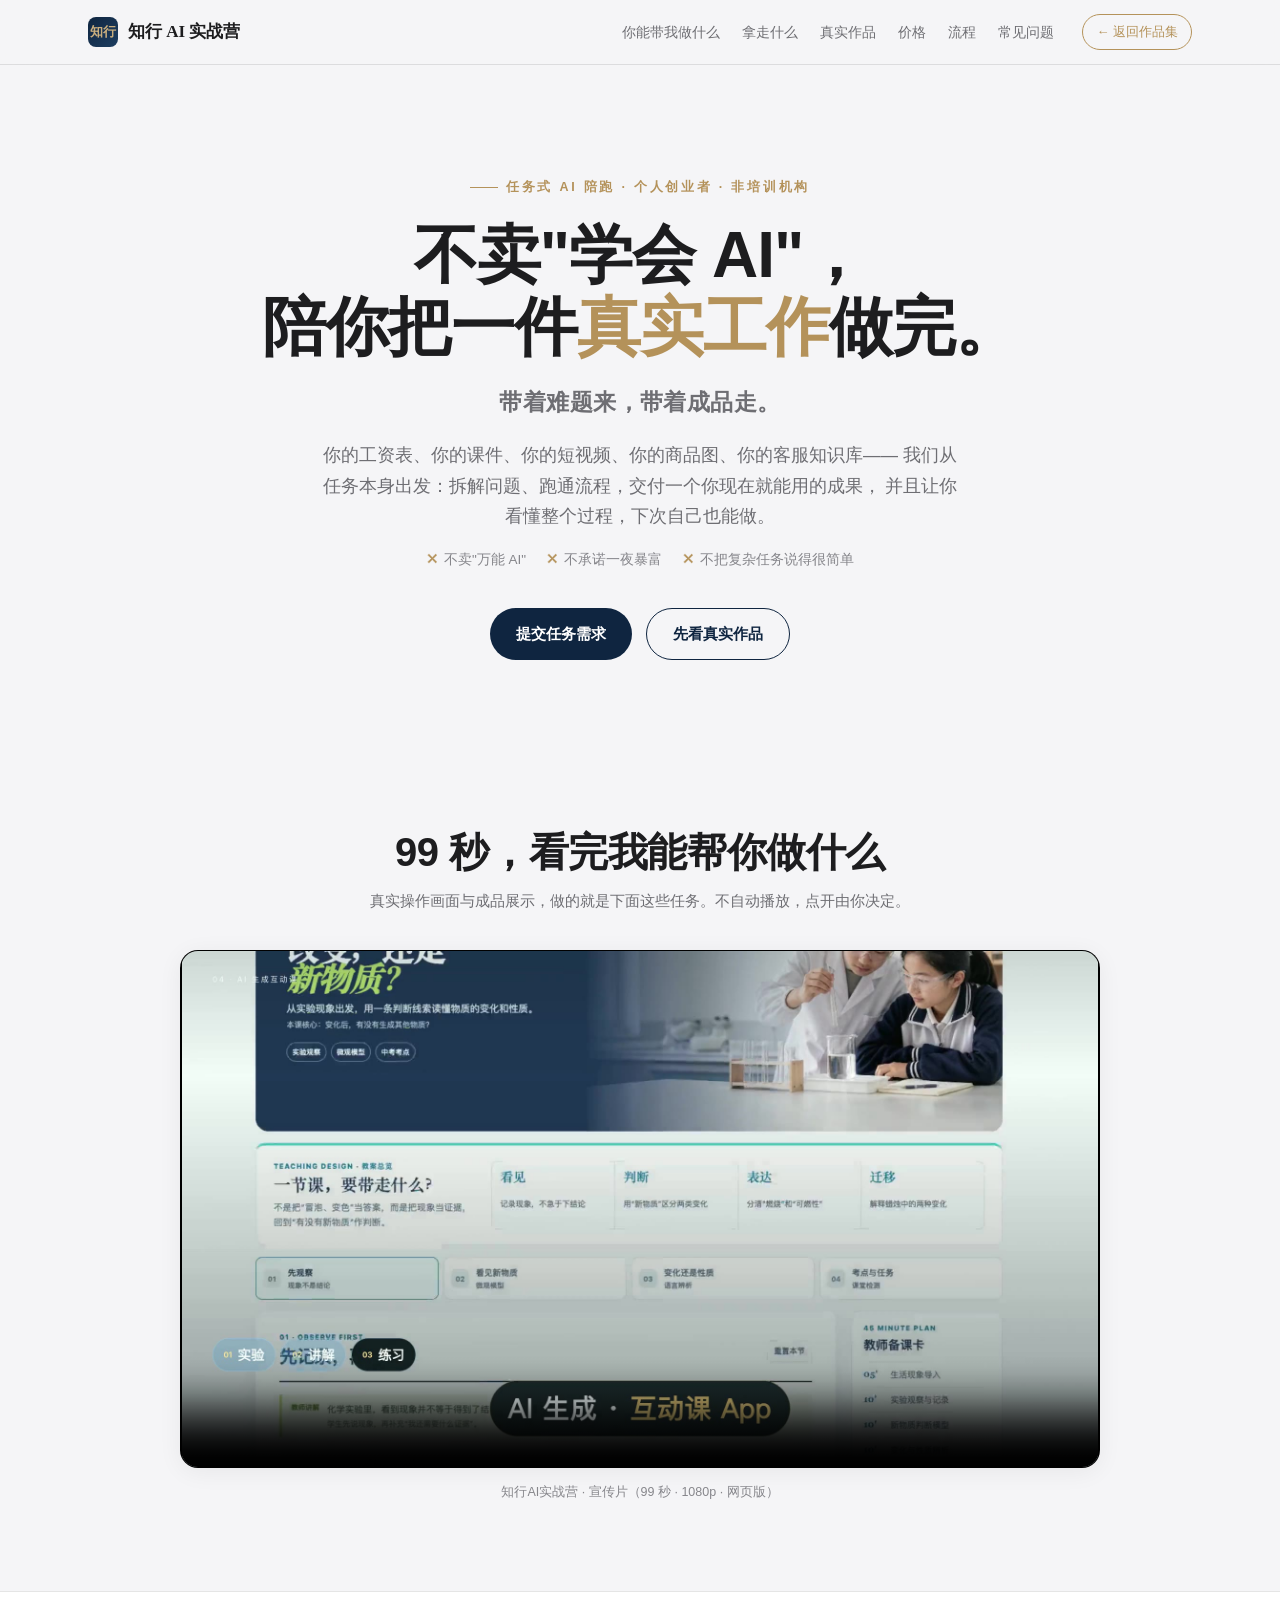
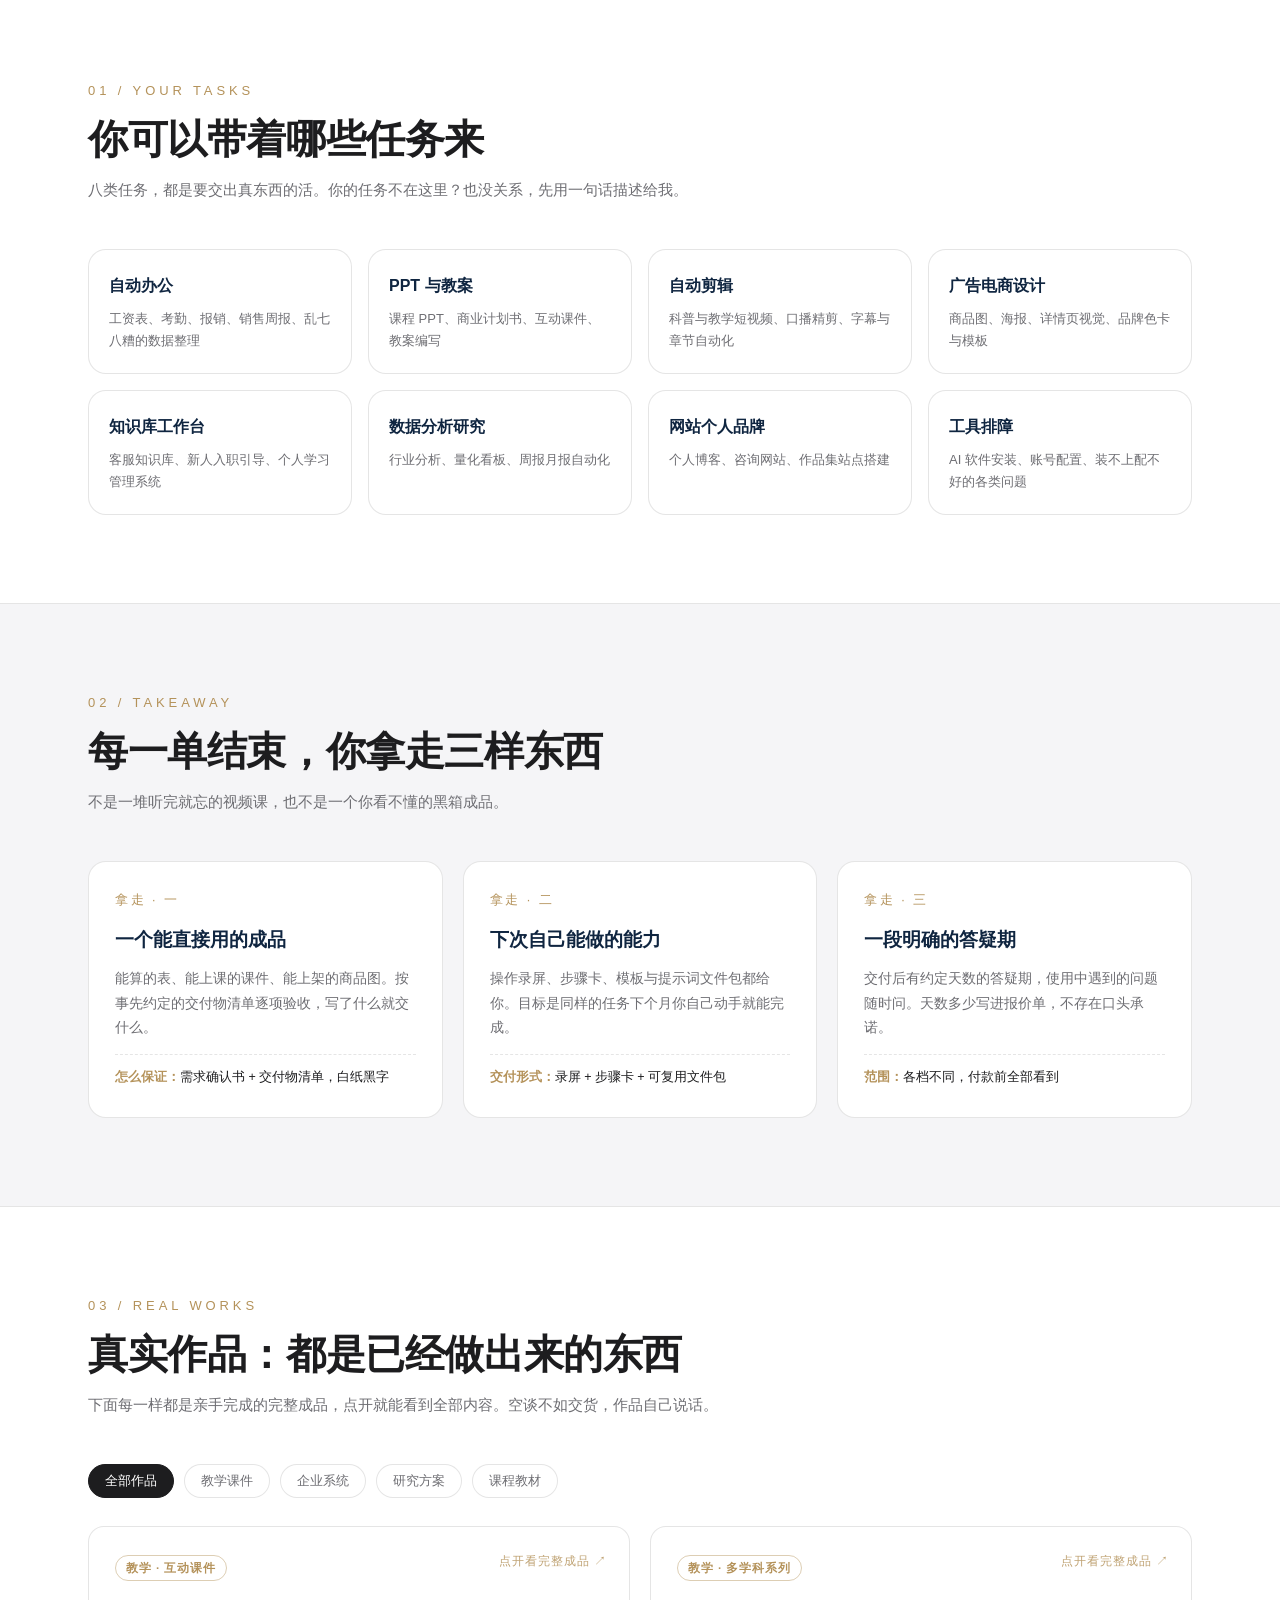
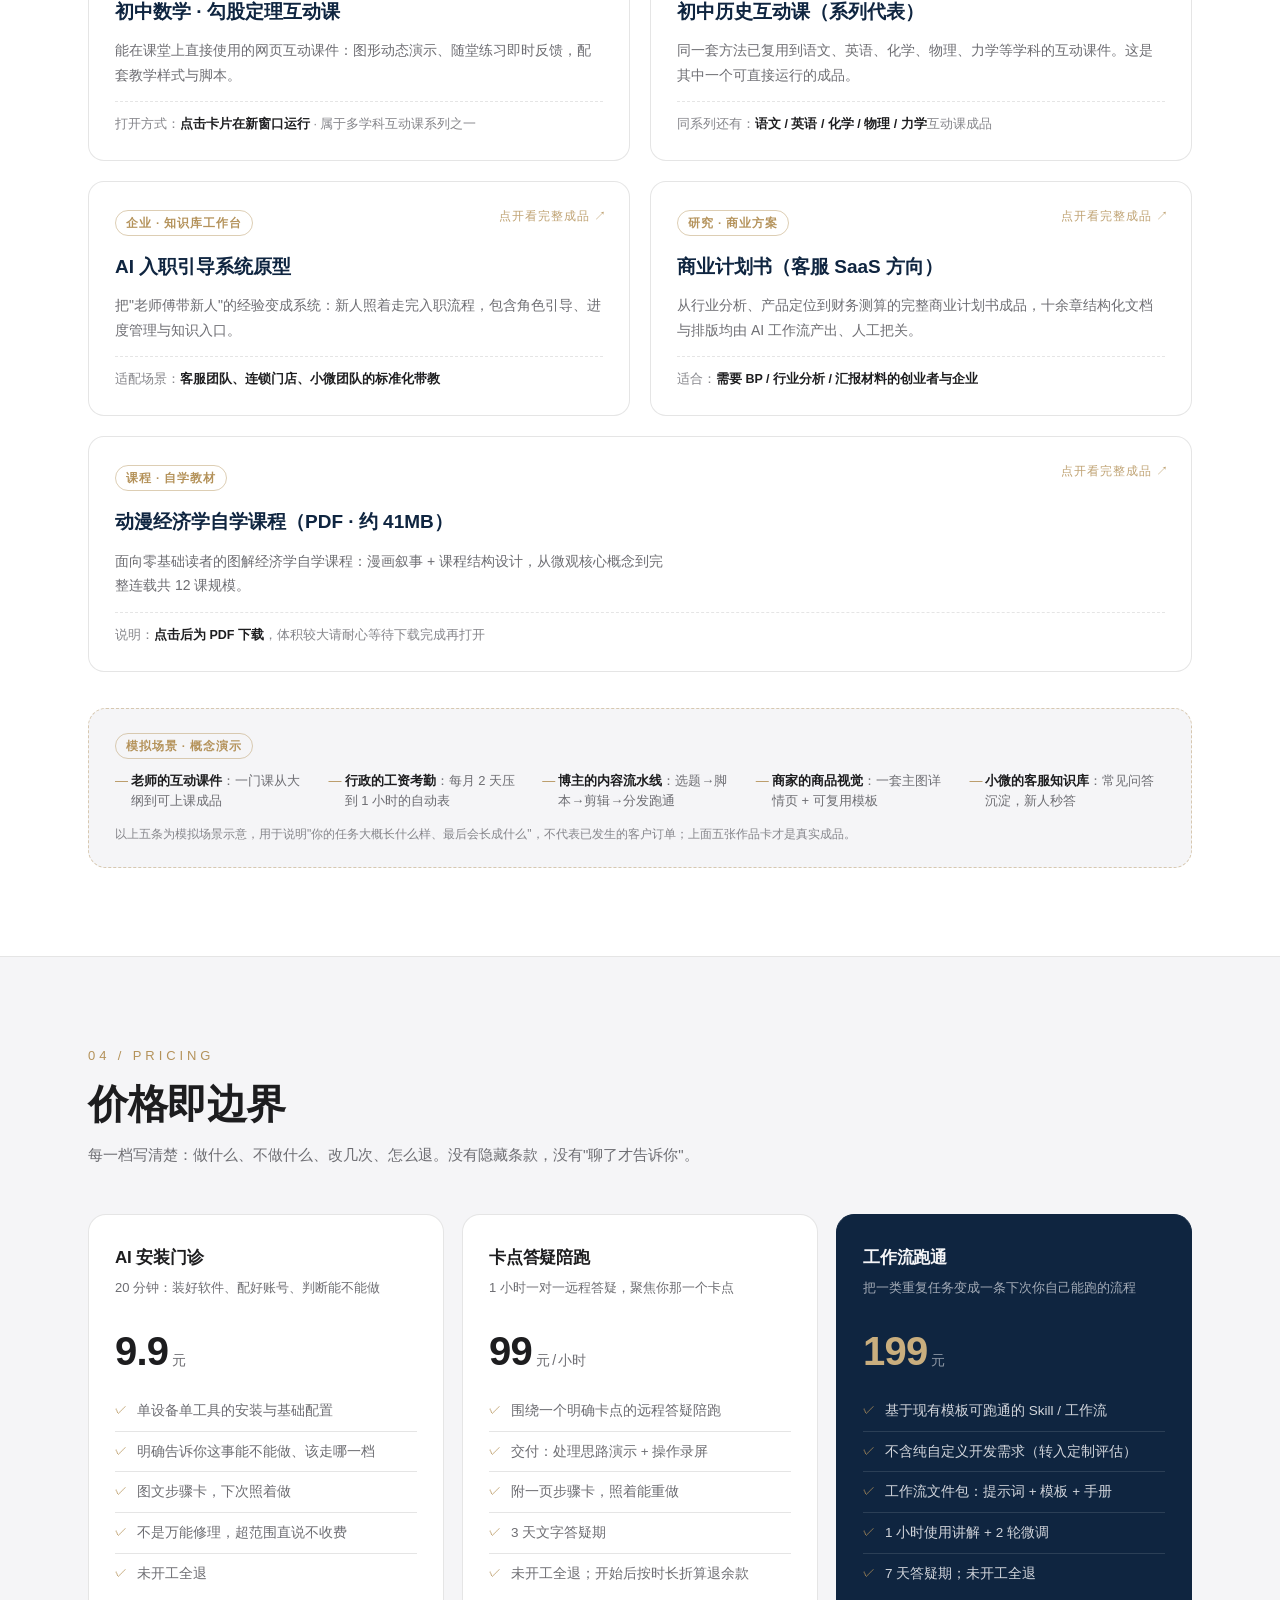
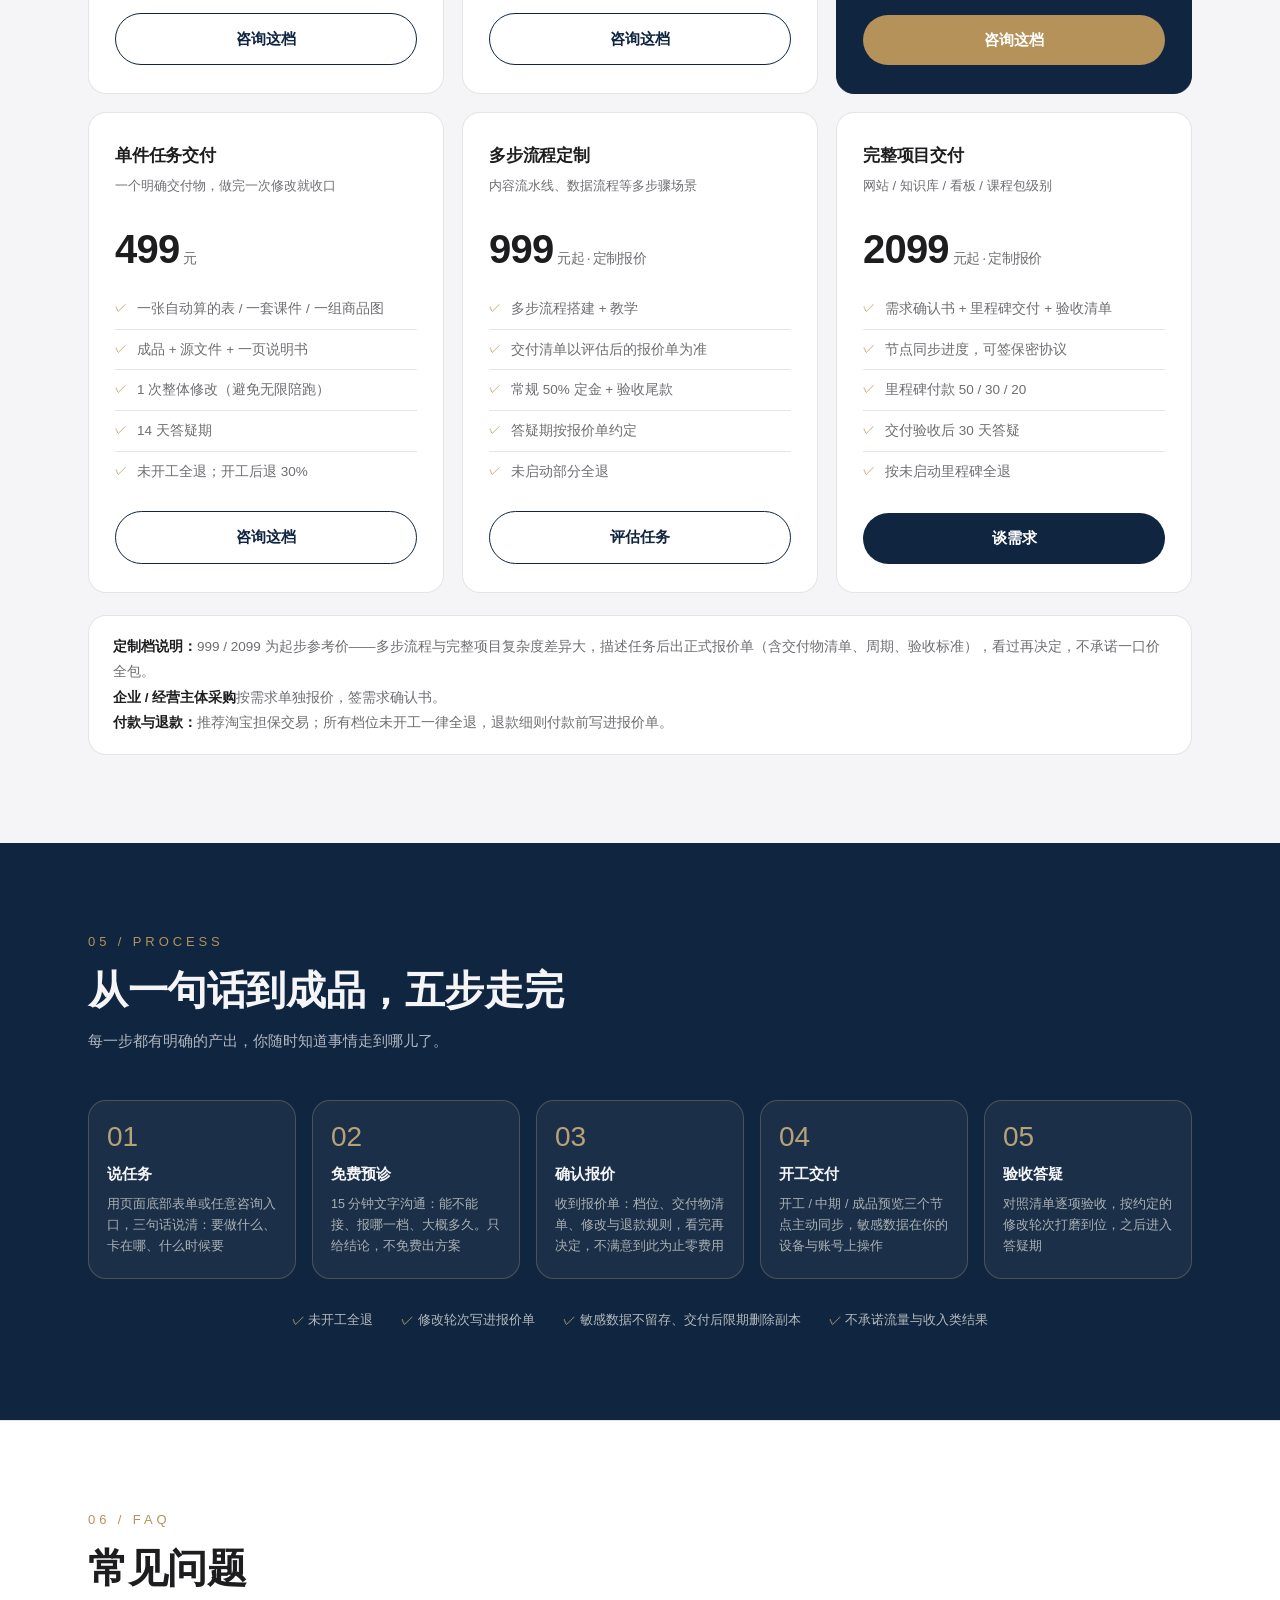
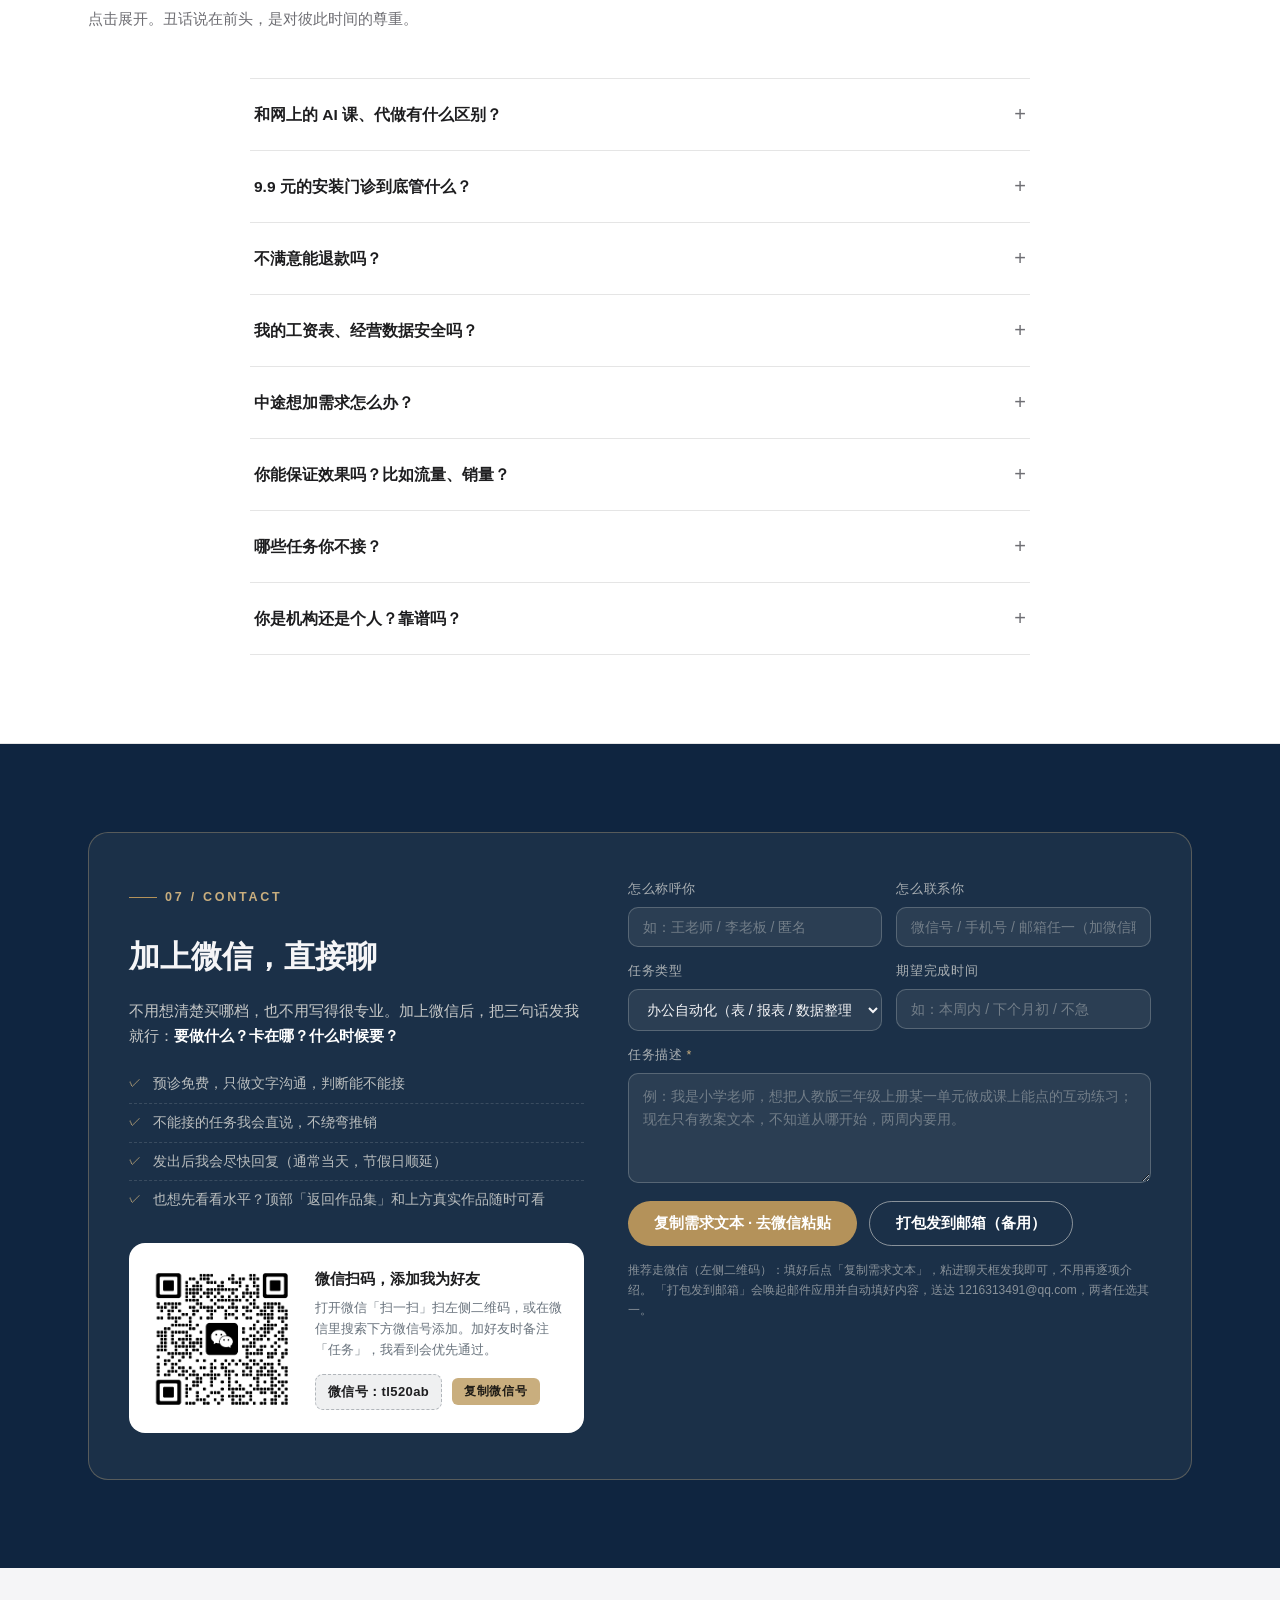
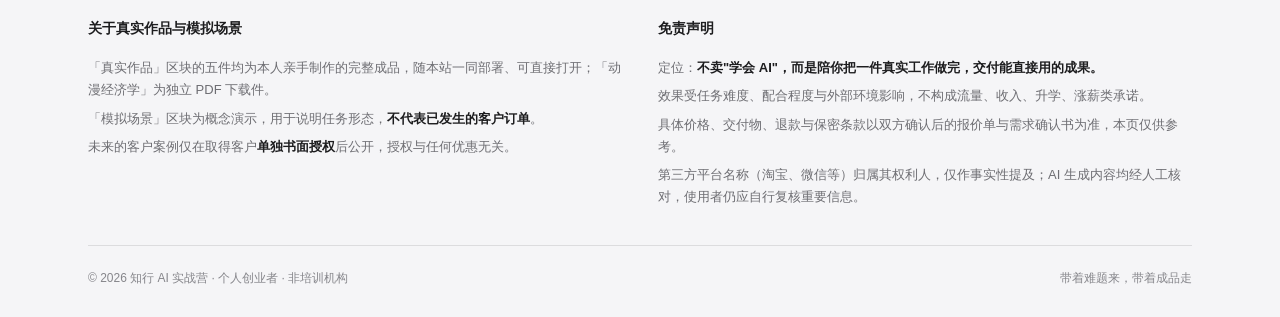
<file: index.html>
<!DOCTYPE html>
<html lang="zh-CN">
<head>
<meta charset="UTF-8">
<meta name="viewport" content="width=device-width, initial-scale=1.0">
<title>知行 AI 实战营 · 陪你把一件真实工作做完</title>
<meta name="description" content="知行 AI 实战营：任务式 AI 陪跑。不卖「学会 AI」，而是陪你把一件真实工作做完——工资表、互动课件、商品图、知识库——交付能直接用的成果，并教会你下次自己做。个人创业者，非培训机构。">
<meta name="theme-color" content="#0F2540">
<meta property="og:title" content="知行AI陪跑 · 带着难题来，带着成品走">
<meta property="og:description" content="不卖AI课。你带真实任务来（工资表、课件、短视频、商品图、知识库），陪你拆解跑通，交付能直接用的成品，还教会你下次自己做。">
<link rel="icon" href="data:image/svg+xml,%3Csvg xmlns='http://www.w3.org/2000/svg' viewBox='0 0 64 64'%3E%3Crect width='64' height='64' rx='14' fill='%230F2540'/%3E%3Ctext x='32' y='44' font-size='34' font-family='Songti SC,STSong,serif' font-weight='900' text-anchor='middle' fill='%23C9AE7E'%3E知%3C/text%3E%3C/svg%3E">
<style>
:root{
  --cream:#F5F5F7;
  --cream-2:#FFFFFF;
  --navy:#0F2540;
  --navy-2:#16324F;
  --navy-3:#1D3E61;
  --gold:#B4925A;
  --gold-soft:#C9AE7E;
  --gold-line:rgba(180,146,90,.45);
  --slate:#86868B;
  --ink:#1D1D1F;
  --muted:#6E6E73;
  --line:rgba(0,0,0,.10);
  --shadow:0 4px 24px rgba(0,0,0,.06);
  --radius:18px;
  --serif:"Songti SC","STSong","SimSun",serif;
  --sans:-apple-system,BlinkMacSystemFont,"SF Pro Text","PingFang SC","Hiragino Sans GB","Microsoft YaHei","Segoe UI",sans-serif;
}
*{margin:0;padding:0;box-sizing:border-box}
html{scroll-behavior:smooth}
@media (prefers-reduced-motion:reduce){
  html{scroll-behavior:auto}
  *,*::before,*::after{animation:none!important;transition:none!important}
}
body{
  font-family:var(--sans);
  background:var(--cream);
  color:var(--ink);
  line-height:1.75;
  font-size:16px;
  -webkit-font-smoothing:antialiased;
}
a{color:inherit;text-decoration:none}
.container{max-width:1160px;margin:0 auto;padding:0 28px}
section{scroll-margin-top:84px}

/* ---------- 顶部导航 ---------- */
.topbar{
  position:sticky;top:0;z-index:100;
  background:rgba(245,245,247,.8);
  backdrop-filter:saturate(180%) blur(20px);
  -webkit-backdrop-filter:saturate(180%) blur(20px);
  border-bottom:1px solid var(--line);
  transition:box-shadow .3s ease;
}
.topbar.scrolled{box-shadow:0 1px 0 var(--line)}
.topbar-inner{
  max-width:1160px;margin:0 auto;padding:0 28px;
  height:64px;display:flex;align-items:center;gap:18px;
}
.brand{display:flex;align-items:center;gap:10px;font-family:var(--serif);font-weight:700;font-size:17px;color:var(--ink);white-space:nowrap;margin-right:auto}
.brand-mark{
  width:30px;height:30px;border-radius:8px;flex:none;
  background:linear-gradient(135deg,var(--navy) 0%,var(--navy-3) 100%);
  color:var(--gold-soft);display:flex;align-items:center;justify-content:center;
  font-size:13px;
}
.nav{display:flex;align-items:center;gap:2px}
.nav a{
  padding:8px 10px;border-radius:8px;font-size:14px;color:var(--muted);
  transition:color .2s,background .2s;white-space:nowrap;
}
.nav a:hover{color:var(--navy);background:rgba(15,37,64,.06)}
.back-portfolio{
  display:inline-flex;align-items:center;gap:6px;
  border:1px solid var(--gold);color:var(--gold);
  padding:6px 13px;border-radius:999px;font-size:13px;white-space:nowrap;
  transition:background .2s,color .2s;
}
.back-portfolio:hover{background:var(--gold);color:#fff}
.menu-btn{
  display:none;background:none;border:1px solid var(--line);
  border-radius:8px;width:40px;height:40px;cursor:pointer;
  flex-direction:column;align-items:center;justify-content:center;gap:5px;
}
.menu-btn span{display:block;width:18px;height:2px;background:var(--navy);border-radius:2px;transition:.25s}
.menu-btn.open span:nth-child(1){transform:translateY(7px) rotate(45deg)}
.menu-btn.open span:nth-child(2){opacity:0}
.menu-btn.open span:nth-child(3){transform:translateY(-7px) rotate(-45deg)}

/* ---------- 首屏 ---------- */
.hero{
  padding:104px 0 80px;
  background:var(--cream);
  text-align:center;
}
.hero .eyebrow{justify-content:center}
.hero .hero-wrap{max-width:820px;margin:0 auto}
.eyebrow{
  display:inline-flex;align-items:center;gap:8px;
  font-size:12.5px;letter-spacing:.22em;color:var(--gold);
  margin-bottom:22px;font-weight:600;
}
.eyebrow::before{content:"";width:28px;height:1px;background:var(--gold)}
.hero h1{
  color:var(--ink);
  font-size:clamp(36px,5.6vw,64px);line-height:1.12;font-weight:700;
  max-width:820px;letter-spacing:-.015em;
}
.hero h1 .accent{color:var(--gold)}
.hero .slogan{
  margin-top:18px;font-size:clamp(18px,2.1vw,23px);
  color:var(--muted);letter-spacing:.02em;font-weight:600;
}
.hero .sub{margin-top:18px;font-size:clamp(15px,1.6vw,17.5px);color:var(--muted);max-width:640px;margin-left:auto;margin-right:auto}
.hero .not-line{margin-top:16px;font-size:13.5px;color:var(--slate);display:flex;flex-wrap:wrap;gap:8px 20px;justify-content:center}
.hero .not-line span::before{content:"✕ ";color:var(--gold);}
.hero-cta{margin-top:36px;display:flex;gap:14px;flex-wrap:wrap;justify-content:center}
.btn{
  display:inline-flex;align-items:center;justify-content:center;gap:8px;
  padding:12px 26px;border-radius:999px;font-size:15px;font-weight:600;
  transition:transform .2s,box-shadow .2s,background .2s;cursor:pointer;border:none;
  font-family:var(--sans);
}
.btn:active{transform:scale(.98)}
.btn-primary{background:var(--navy);color:var(--cream-2)}
.btn-primary:hover{background:var(--navy-3);box-shadow:0 12px 28px rgba(15,37,64,.22)}
.btn-ghost{background:transparent;color:var(--navy);border:1px solid var(--navy)}
.btn-ghost:hover{background:rgba(15,37,64,.06)}
.btn-gold{background:var(--gold);color:#fff}
.btn-gold:hover{background:#a37f49;box-shadow:0 12px 28px rgba(180,146,90,.35)}

/* ---------- 板块通用 ---------- */
.section{padding:88px 0}
.section.alt{background:var(--cream-2);border-top:1px solid var(--line);border-bottom:1px solid var(--line)}
.section.dark{background:var(--navy);color:#F5F5F7}
.section-head{max-width:680px;margin-bottom:46px}
.section-head .no{font-size:13px;color:var(--gold);letter-spacing:.3em;margin-bottom:12px;display:block}
.section-head h2{font-size:clamp(27px,3.6vw,40px);color:var(--ink);line-height:1.2;font-weight:700;letter-spacing:-.01em}
.section.dark .section-head h2{color:#F5F5F7}
.section-head p{margin-top:14px;color:var(--muted);font-size:15px}
.section.dark .section-head p{color:rgba(245,245,247,.7)}

/* ---------- 任务类型 ---------- */
.tasks{display:grid;grid-template-columns:repeat(4,1fr);gap:16px}
.task-card{
  background:var(--cream-2);border:1px solid var(--line);border-radius:var(--radius);
  padding:22px 20px;transition:border-color .2s,transform .2s;
}
.task-card:hover{border-color:var(--gold-line);transform:translateY(-3px)}
.task-card h3{font-size:16px;color:var(--navy);margin-bottom:8px}
.task-card p{font-size:13px;color:var(--muted);line-height:1.65}

/* ---------- 拿走什么 ---------- */
.takeaway{display:grid;grid-template-columns:repeat(3,1fr);gap:20px}
.take-card{
  background:var(--cream-2);border:1px solid var(--line);border-radius:var(--radius);
  padding:28px 26px;transition:transform .25s,box-shadow .25s;
}
.take-card:hover{transform:translateY(-4px);box-shadow:var(--shadow)}
.take-card .step{font-size:12.5px;color:var(--gold);letter-spacing:.2em;margin-bottom:12px}
.take-card h3{font-size:18.5px;color:var(--navy);margin-bottom:10px}
.take-card p{font-size:14px;color:var(--muted)}
.take-card .deliver{margin-top:14px;padding-top:12px;border-top:1px dashed var(--line);font-size:12.5px;color:var(--ink)}
.take-card .deliver b{color:var(--gold);font-weight:600}

/* ---------- 真实作品 ---------- */
.works{display:grid;grid-template-columns:repeat(2,1fr);gap:20px}
.work-card{
  position:relative;display:block;background:var(--cream-2);
  border:1px solid var(--line);border-radius:16px;padding:26px 26px 24px;
  transition:transform .25s,box-shadow .25s,border-color .25s;overflow:hidden;
}
.work-card:hover{transform:translateY(-5px);box-shadow:var(--shadow);border-color:var(--gold)}
.work-card::after{
  content:"点开看完整成品 ↗";
  position:absolute;right:22px;top:24px;font-size:12px;color:var(--gold);
  letter-spacing:.08em;opacity:.85;
}
.work-card.wide{grid-column:1/-1}
.work-card .cat{
  display:inline-block;font-size:11.5px;font-weight:600;color:var(--gold);
  border:1px solid var(--gold-line);border-radius:999px;padding:2px 10px;letter-spacing:.08em;margin-bottom:14px;
}
.work-card h3{font-size:19px;color:var(--navy);margin-bottom:10px;padding-right:130px}
.work-card p{font-size:14px;color:var(--muted);max-width:560px}
.work-card .meta{margin-top:14px;padding-top:12px;border-top:1px dashed var(--line);font-size:12.5px;color:var(--slate)}
.work-card .meta b{color:var(--ink);font-weight:600}

/* 模拟场景迷你条 */
.youcan{
  margin-top:36px;background:var(--cream);border:1px dashed var(--gold-line);
  border-radius:var(--radius);padding:22px 26px;
}
.youcan .tag{
  display:inline-block;font-size:11.5px;font-weight:600;color:var(--gold);
  border:1px solid var(--gold-line);border-radius:999px;padding:2px 10px;letter-spacing:.08em;margin-bottom:12px;
}
.youcan ul{list-style:none;display:grid;grid-template-columns:repeat(5,1fr);gap:8px 18px}
.youcan li{font-size:13px;color:var(--muted);padding-left:16px;position:relative;line-height:1.6}
.youcan li::before{content:"—";position:absolute;left:0;color:var(--gold)}
.youcan li b{color:var(--ink);font-weight:600}

/* ---------- 价格 ---------- */
.price-grid{display:grid;grid-template-columns:repeat(3,1fr);gap:18px}
.price-card{
  background:var(--cream-2);border:1px solid var(--line);border-radius:18px;
  padding:28px 26px;display:flex;flex-direction:column;
  transition:transform .28s,box-shadow .28s;
}
.price-card:hover{transform:translateY(-4px);box-shadow:var(--shadow)}
.price-card .name{font-size:17px;font-weight:700;margin-bottom:4px;color:var(--ink);letter-spacing:-.01em}
.price-card .desc{font-size:13px;color:var(--muted);min-height:40px}
.price-card .amount{font-size:40px;font-weight:700;color:var(--ink);margin:14px 0 4px;line-height:1;letter-spacing:-.02em}
.price-card .amount small{font-size:14px;font-weight:500;color:var(--muted);margin-left:4px}
.price-card ul{list-style:none;margin:16px 0 20px;flex:1}
.price-card li{
  font-size:13.5px;padding:8px 0 8px 22px;position:relative;color:var(--muted);
  border-bottom:1px solid var(--line);
}
.price-card li:last-child{border-bottom:none}
.price-card li::before{content:"✓";position:absolute;left:0;color:var(--gold);font-size:12px}
.price-card .btn{width:100%}
.price-card.featured{background:var(--navy);border-color:var(--navy)}
.price-card.featured .name{color:#F5F5F7}
.price-card.featured .desc{color:rgba(245,245,247,.65)}
.price-card.featured .amount{color:var(--gold-soft)}
.price-card.featured .amount small{color:rgba(245,245,247,.55)}
.price-card.featured li{color:rgba(245,245,247,.85);border-bottom-color:rgba(245,245,247,.12)}
.price-extra{
  margin-top:22px;background:var(--cream-2);border:1px solid var(--line);
  border-radius:18px;padding:18px 24px;font-size:13.5px;color:var(--muted);line-height:1.9;
}
.price-extra b{color:var(--ink)}

/* ---------- 宣传片 ---------- */
.film-head{text-align:center;max-width:640px;margin:0 auto 36px}
.film-head h2{font-size:clamp(27px,3.6vw,40px);color:var(--ink);font-weight:700;letter-spacing:-.01em;line-height:1.2}
.film-head p{margin-top:12px;color:var(--muted);font-size:15px}
.film-wrap{max-width:920px;margin:0 auto}
.film-wrap video{
  width:100%;display:block;border-radius:18px;border:1px solid var(--line);
  background:#000;box-shadow:var(--shadow);aspect-ratio:16/9;
}
.film-wrap figcaption{text-align:center;margin-top:14px;font-size:12.5px;color:var(--slate)}

/* ---------- 流程 ---------- */
.flow{display:grid;grid-template-columns:repeat(5,1fr);gap:16px}
.flow-step{
  background:rgba(247,244,236,.05);border:1px solid rgba(201,174,126,.28);
  border-radius:var(--radius);padding:22px 18px;
}
.flow-step .n{font-size:28px;color:var(--gold-soft);opacity:.9;line-height:1;margin-bottom:10px;display:block}
.flow-step h3{font-size:15px;color:var(--cream);margin-bottom:7px}
.flow-step p{font-size:12.5px;color:rgba(247,244,236,.65);line-height:1.65}
.flow-trust{
  margin-top:30px;text-align:center;font-size:13px;color:rgba(247,244,236,.72);
  display:flex;justify-content:center;gap:10px 28px;flex-wrap:wrap;
}
.flow-trust span::before{content:"✓ ";color:var(--gold-soft)}

/* ---------- FAQ ---------- */
.faq{max-width:780px;margin:0 auto}
.faq details{
  background:transparent;border:none;border-top:1px solid var(--line);
  overflow:hidden;
}
.faq details:last-child{border-bottom:1px solid var(--line)}
.faq summary{
  list-style:none;cursor:pointer;padding:18px 4px;font-size:15.5px;font-weight:600;
  color:var(--ink);display:flex;justify-content:space-between;align-items:center;gap:16px;
  user-select:none;
}
.faq summary::-webkit-details-marker{display:none}
.faq summary::after{content:"+";font-size:20px;color:var(--muted);transition:transform .25s;flex:none;font-weight:400}
.faq details[open] summary::after{transform:rotate(45deg)}
.faq details[open] summary{color:var(--navy)}
.faq .ans{padding:0 4px 20px;font-size:14px;color:var(--muted)}
.faq .ans b{color:var(--ink)}

/* ---------- 联系与表单 ---------- */
.contact-wrap{
  background:rgba(247,244,236,.05);border:1px solid rgba(201,174,126,.35);
  border-radius:20px;padding:46px 40px;
  display:grid;grid-template-columns:1fr 1.15fr;gap:44px;
}
.contact-info h2{font-size:clamp(23px,3vw,31px);color:var(--cream);margin-bottom:14px}
.contact-info p{color:rgba(247,244,236,.78);font-size:14.5px;margin-bottom:16px}
.contact-points{list-style:none;margin-top:8px}
.contact-points li{
  font-size:13.5px;color:rgba(247,244,236,.72);padding:7px 0 7px 24px;position:relative;
  border-bottom:1px dashed rgba(247,244,236,.14);
}
.contact-points li:last-child{border-bottom:none}
.contact-points li::before{content:"✓";position:absolute;left:0;color:var(--gold-soft);font-size:12px}
.wx-card{
  margin-top:24px;background:var(--cream-2);border-radius:16px;padding:20px;
  display:flex;align-items:center;gap:18px;flex-wrap:wrap;
}
.wx-card img{width:148px;height:150px;display:block;border-radius:8px;flex:0 0 auto}
.wx-meta{flex:1;min-width:180px}
.wx-meta h3{font-size:15px;color:var(--ink);font-weight:700;margin-bottom:6px}
.wx-meta p{font-size:12.5px;color:rgba(34,48,63,.68);line-height:1.7;margin-bottom:12px}
.wx-id-row{display:flex;align-items:center;gap:10px;flex-wrap:wrap}
.wx-id{
  background:rgba(34,48,63,.07);border:1px dashed rgba(34,48,63,.3);border-radius:8px;
  padding:6px 12px;font-size:13px;font-weight:700;color:var(--ink);letter-spacing:.03em;
}
.wx-copy{
  border:none;background:var(--gold-soft);color:#1d1a15;font-size:11.5px;font-weight:700;
  border-radius:6px;padding:6px 12px;cursor:pointer;letter-spacing:.06em;
}
.wx-copy:hover{background:var(--gold)}
.form-grid{display:grid;grid-template-columns:1fr 1fr;gap:14px}
.field{display:flex;flex-direction:column;gap:6px}
.field.full{grid-column:1/-1}
.field label{font-size:12.5px;color:rgba(247,244,236,.65);letter-spacing:.05em}
.field label i{font-style:normal;color:var(--gold-soft)}
.field input,.field select,.field textarea{
  background:rgba(247,244,236,.07);border:1px solid rgba(247,244,236,.22);
  border-radius:10px;padding:11px 14px;font-size:14px;color:var(--cream);
  font-family:var(--sans);outline:none;transition:border-color .2s;width:100%;
}
.field input::placeholder,.field textarea::placeholder{color:rgba(247,244,236,.35)}
.field input:focus,.field select:focus,.field textarea:focus{border-color:var(--gold-soft)}
.field select option{color:var(--ink)}
.field textarea{resize:vertical;min-height:110px;line-height:1.7}
.form-actions{display:flex;gap:12px;flex-wrap:wrap;margin-top:18px}
.form-note{margin-top:14px;font-size:12px;color:rgba(247,244,236,.5);line-height:1.7}

/* ---------- 页脚 ---------- */
footer{background:var(--cream);color:var(--muted);padding:48px 0 28px;font-size:13px}
.foot-grid{display:grid;grid-template-columns:1fr 1fr;gap:36px;margin-bottom:34px}
footer h4{color:var(--ink);font-size:14px;font-weight:700;margin-bottom:14px}
footer ul{list-style:none}
footer li{padding:3px 0;line-height:1.7}
footer a{border-bottom:1px dotted rgba(0,0,0,.25)}
footer a:hover{color:var(--ink)}
footer b{color:var(--ink)}
.foot-bottom{
  border-top:1px solid var(--line);padding-top:22px;
  display:flex;justify-content:space-between;gap:16px;flex-wrap:wrap;
  font-size:12px;color:var(--slate);
}

/* ---------- 交互增强（PC 优先，移动端自动降级） ---------- */
.progress-bar{position:fixed;top:0;left:0;height:2.5px;background:var(--gold);width:0;z-index:300}
.nav a.active{color:var(--ink);background:rgba(0,0,0,.05)}
.take-card,.work-card,.price-card,.task-card{position:relative}
.take-card::before,.work-card::before,.price-card::before,.task-card::before{
  content:"";position:absolute;inset:0;border-radius:inherit;opacity:0;
  transition:opacity .35s;pointer-events:none;z-index:0;
  background:radial-gradient(260px circle at var(--mx,50%) var(--my,50%),rgba(180,146,90,.12),transparent 68%);
}
.take-card:hover::before,.work-card:hover::before,.price-card:hover::before,.task-card:hover::before{opacity:1}
.price-card>*{position:relative;z-index:1}
.back-top{
  position:fixed;right:30px;bottom:30px;width:46px;height:46px;border-radius:999px;
  background:var(--navy);color:#F5F5F7;border:none;cursor:pointer;
  display:flex;align-items:center;justify-content:center;font-size:17px;
  opacity:0;pointer-events:none;transform:translateY(10px);transition:.3s;
  box-shadow:0 8px 24px rgba(15,37,64,.28);z-index:150;
}
.back-top.show{opacity:1;pointer-events:auto;transform:none}
.back-top:hover{background:var(--navy-3);transform:translateY(-2px)}
.filter-bar{display:flex;flex-wrap:wrap;gap:10px;margin-bottom:28px}
.chip{
  border:1px solid var(--line);background:var(--cream-2);color:var(--muted);
  padding:7px 16px;border-radius:999px;font-size:13px;cursor:pointer;
  transition:all .2s;font-family:var(--sans);
}
.chip:hover{border-color:var(--gold);color:var(--gold)}
.chip.active{background:var(--ink);border-color:var(--ink);color:#fff}
.work-card.hide{display:none}
.price-card .btn{transition:transform .15s,box-shadow .2s,background .2s}
.price-card:hover .btn{transform:scale(1.03)}
.task-card{cursor:default}

/* ---------- 动效 ---------- */
.reveal{opacity:0;transform:translateY(16px);transition:opacity .6s ease,transform .6s ease}
.reveal.in{opacity:1;transform:none}

/* ---------- 响应式 ---------- */
@media (max-width:960px){
  .nav{display:none;position:absolute;top:64px;left:0;right:0;background:var(--cream-2);
    border-bottom:1px solid var(--line);flex-direction:column;align-items:stretch;padding:10px 20px 18px;gap:2px;
    box-shadow:0 20px 40px rgba(15,37,64,.12)}
  .nav.open{display:flex}
  .nav a{padding:12px 10px;border-bottom:1px dashed var(--line)}
  .menu-btn{display:flex}
  .back-portfolio{margin-left:auto}
  .tasks{grid-template-columns:repeat(2,1fr)}
  .takeaway,.price-grid,.works{grid-template-columns:1fr 1fr}
  .flow{grid-template-columns:repeat(2,1fr)}
  .youcan ul{grid-template-columns:repeat(2,1fr)}
  .contact-wrap{grid-template-columns:1fr;padding:36px 26px}
  .foot-grid{grid-template-columns:1fr;gap:26px}
  .work-card h3{padding-right:0}
  .work-card::after{position:static;display:inline-block;margin-bottom:10px}
}
@media (max-width:600px){
  .section{padding:58px 0}
  .hero{padding:60px 0 44px}
  .tasks,.takeaway,.price-grid,.works,.flow{grid-template-columns:1fr}
  .hero-cta .btn{width:100%}
  .form-grid{grid-template-columns:1fr}
  .form-actions .btn{width:100%}
  .youcan ul{grid-template-columns:1fr}
}
</style>
</head>
<body>
<div class="progress-bar" id="progressBar"></div>

<!-- ===================== 导航 ===================== -->
<header class="topbar" id="topbar">
  <div class="topbar-inner">
    <a class="brand" href="#top">
      <span class="brand-mark">知行</span>
      <span>知行 AI 实战营</span>
    </a>
    <nav class="nav" id="nav">
      <a href="#tasks">你能带我做什么</a>
      <a href="#takeaway">拿走什么</a>
      <a href="#works">真实作品</a>
      <a href="#pricing">价格</a>
      <a href="#process">流程</a>
      <a href="#faq">常见问题</a>
    </nav>
    <a class="back-portfolio" href="https://hassanmphillipso-byte.github.io/zhixing-ai-portfolio/" target="_blank" rel="noopener">← 返回作品集</a>
    <button class="menu-btn" id="menuBtn" aria-label="打开菜单" aria-expanded="false">
      <span></span><span></span><span></span>
    </button>
  </div>
</header>

<!-- ===================== 首屏 ===================== -->
<section class="hero" id="top">
  <div class="container">
    <div class="hero-wrap">
    <span class="eyebrow">任务式 AI 陪跑 · 个人创业者 · 非培训机构</span>
    <h1>不卖"学会 AI"，<br>陪你把一件<span class="accent">真实工作</span>做完。</h1>
    <p class="slogan">带着难题来，带着成品走。</p>
    <p class="sub">
      你的工资表、你的课件、你的短视频、你的商品图、你的客服知识库——
      我们从任务本身出发：拆解问题、跑通流程，交付一个你现在就能用的成果，
      并且让你看懂整个过程，下次自己也能做。
    </p>
    <div class="not-line">
      <span>不卖"万能 AI"</span>
      <span>不承诺一夜暴富</span>
      <span>不把复杂任务说得很简单</span>
    </div>
    <div class="hero-cta">
      <a class="btn btn-primary" href="#contact">提交任务需求</a>
      <a class="btn btn-ghost" href="#works">先看真实作品</a>
    </div>
    </div>
  </div>
</section>

<!-- ===================== 99 秒总览 ===================== -->
<section class="section" id="film">
  <div class="container">
    <div class="film-head reveal">
      <h2>99 秒，看完我能帮你做什么</h2>
      <p>真实操作画面与成品展示，做的就是下面这些任务。不自动播放，点开由你决定。</p>
    </div>
    <figure class="film-wrap reveal">
      <video controls preload="metadata" poster="promo-poster.jpg" playsinline>
        <source src="promo-v92.mp4" type="video/mp4">
        你的浏览器不支持网页视频，可<a href="promo-v92.mp4" style="text-decoration:underline">点此下载观看</a>。
      </video>
      <figcaption>知行AI实战营 · 宣传片（99 秒 · 1080p · 网页版）</figcaption>
    </figure>
  </div>
</section>

<!-- ===================== 1. 你能带我做什么 ===================== -->
<section class="section alt" id="tasks">
  <div class="container">
    <div class="section-head reveal">
      <span class="no">01 / YOUR TASKS</span>
      <h2>你可以带着哪些任务来</h2>
      <p>八类任务，都是要交出真东西的活。你的任务不在这里？也没关系，先用一句话描述给我。</p>
    </div>
    <div class="tasks">
      <div class="task-card reveal"><h3>自动办公</h3><p>工资表、考勤、报销、销售周报、乱七八糟的数据整理</p></div>
      <div class="task-card reveal"><h3>PPT 与教案</h3><p>课程 PPT、商业计划书、互动课件、教案编写</p></div>
      <div class="task-card reveal"><h3>自动剪辑</h3><p>科普与教学短视频、口播精剪、字幕与章节自动化</p></div>
      <div class="task-card reveal"><h3>广告电商设计</h3><p>商品图、海报、详情页视觉、品牌色卡与模板</p></div>
      <div class="task-card reveal"><h3>知识库工作台</h3><p>客服知识库、新人入职引导、个人学习管理系统</p></div>
      <div class="task-card reveal"><h3>数据分析研究</h3><p>行业分析、量化看板、周报月报自动化</p></div>
      <div class="task-card reveal"><h3>网站个人品牌</h3><p>个人博客、咨询网站、作品集站点搭建</p></div>
      <div class="task-card reveal"><h3>工具排障</h3><p>AI 软件安装、账号配置、装不上配不好的各类问题</p></div>
    </div>
  </div>
</section>

<!-- ===================== 2. 拿走什么 ===================== -->
<section class="section" id="takeaway">
  <div class="container">
    <div class="section-head reveal">
      <span class="no">02 / TAKEAWAY</span>
      <h2>每一单结束，你拿走三样东西</h2>
      <p>不是一堆听完就忘的视频课，也不是一个你看不懂的黑箱成品。</p>
    </div>
    <div class="takeaway">
      <div class="take-card reveal">
        <div class="step">拿走 · 一</div>
        <h3>一个能直接用的成品</h3>
        <p>能算的表、能上课的课件、能上架的商品图。按事先约定的交付物清单逐项验收，写了什么就交什么。</p>
        <div class="deliver"><b>怎么保证：</b>需求确认书 + 交付物清单，白纸黑字</div>
      </div>
      <div class="take-card reveal">
        <div class="step">拿走 · 二</div>
        <h3>下次自己能做的能力</h3>
        <p>操作录屏、步骤卡、模板与提示词文件包都给你。目标是同样的任务下个月你自己动手就能完成。</p>
        <div class="deliver"><b>交付形式：</b>录屏 + 步骤卡 + 可复用文件包</div>
      </div>
      <div class="take-card reveal">
        <div class="step">拿走 · 三</div>
        <h3>一段明确的答疑期</h3>
        <p>交付后有约定天数的答疑期，使用中遇到的问题随时问。天数多少写进报价单，不存在口头承诺。</p>
        <div class="deliver"><b>范围：</b>各档不同，付款前全部看到</div>
      </div>
    </div>
  </div>
</section>

<!-- ===================== 3. 真实作品 ===================== -->
<section class="section alt" id="works">
  <div class="container">
    <div class="section-head reveal">
      <span class="no">03 / REAL WORKS</span>
      <h2>真实作品：都是已经做出来的东西</h2>
      <p>下面每一样都是亲手完成的完整成品，点开就能看到全部内容。空谈不如交货，作品自己说话。</p>
    </div>
    <div class="filter-bar reveal" id="worksFilter" role="tablist">
      <button class="chip active" data-cat="all">全部作品</button>
      <button class="chip" data-cat="jiaoxue">教学课件</button>
      <button class="chip" data-cat="qiye">企业系统</button>
      <button class="chip" data-cat="yanjiu">研究方案</button>
      <button class="chip" data-cat="kecheng">课程教材</button>
    </div>
    <div class="works">

      <a class="work-card reveal" data-cat="jiaoxue" href="初中勾股定理互动课/preview.html" target="_blank" rel="noopener">
        <span class="cat">教学 · 互动课件</span>
        <h3>初中数学 · 勾股定理互动课</h3>
        <p>能在课堂上直接使用的网页互动课件：图形动态演示、随堂练习即时反馈，配套教学样式与脚本。</p>
        <div class="meta">打开方式：<b>点击卡片在新窗口运行</b> · 属于多学科互动课系列之一</div>
      </a>

      <a class="work-card reveal" data-cat="jiaoxue" href="初中历史互动课/preview.html" target="_blank" rel="noopener">
        <span class="cat">教学 · 多学科系列</span>
        <h3>初中历史互动课（系列代表）</h3>
        <p>同一套方法已复用到语文、英语、化学、物理、力学等学科的互动课件。这是其中一个可直接运行的成品。</p>
        <div class="meta">同系列还有：<b>语文 / 英语 / 化学 / 物理 / 力学</b>互动课成品</div>
      </a>

      <a class="work-card reveal" data-cat="qiye" href="入职引导系统原型.html" target="_blank" rel="noopener">
        <span class="cat">企业 · 知识库工作台</span>
        <h3>AI 入职引导系统原型</h3>
        <p>把"老师傅带新人"的经验变成系统：新人照着走完入职流程，包含角色引导、进度管理与知识入口。</p>
        <div class="meta">适配场景：<b>客服团队、连锁门店、小微团队的标准化带教</b></div>
      </a>

      <a class="work-card reveal" data-cat="yanjiu" href="AI客服SaaS_BP/deliverables/灵言智能Pre-A商业计划书.html" target="_blank" rel="noopener">
        <span class="cat">研究 · 商业方案</span>
        <h3>商业计划书（客服 SaaS 方向）</h3>
        <p>从行业分析、产品定位到财务测算的完整商业计划书成品，十余章结构化文档与排版均由 AI 工作流产出、人工把关。</p>
        <div class="meta">适合：<b>需要 BP / 行业分析 / 汇报材料的创业者与企业</b></div>
      </a>

      <a class="work-card wide reveal" data-cat="kecheng" href="https://github.com/hassanmphillipso-byte/zhixing-ai-camp/releases/download/v1/zhixing-economics-course.pdf" target="_blank" rel="noopener">
        <span class="cat">课程 · 自学教材</span>
        <h3>动漫经济学自学课程（PDF · 约 41MB）</h3>
        <p>面向零基础读者的图解经济学自学课程：漫画叙事 + 课程结构设计，从微观核心概念到完整连载共 12 课规模。</p>
        <div class="meta">说明：<b>点击后为 PDF 下载</b>，体积较大请耐心等待下载完成再打开</div>
      </a>

    </div>

    <div class="youcan reveal">
      <span class="tag">模拟场景 · 概念演示</span>
      <ul>
        <li><b>老师的互动课件</b>：一门课从大纲到可上课成品</li>
        <li><b>行政的工资考勤</b>：每月 2 天压到 1 小时的自动表</li>
        <li><b>博主的内容流水线</b>：选题→脚本→剪辑→分发跑通</li>
        <li><b>商家的商品视觉</b>：一套主图详情页 + 可复用模板</li>
        <li><b>小微的客服知识库</b>：常见问答沉淀，新人秒答</li>
      </ul>
      <p style="margin-top:12px;font-size:12px;color:var(--slate)">
        以上五条为模拟场景示意，用于说明"你的任务大概长什么样、最后会长成什么"，不代表已发生的客户订单；上面五张作品卡才是真实成品。
      </p>
    </div>
  </div>
</section>

<!-- ===================== 4. 价格 ===================== -->
<section class="section" id="pricing">
  <div class="container">
    <div class="section-head reveal">
      <span class="no">04 / PRICING</span>
      <h2>价格即边界</h2>
      <p>每一档写清楚：做什么、不做什么、改几次、怎么退。没有隐藏条款，没有"聊了才告诉你"。</p>
    </div>
    <div class="price-grid">

      <div class="price-card reveal">
        <div class="name">AI 安装门诊</div>
        <div class="desc">20 分钟：装好软件、配好账号、判断能不能做</div>
        <div class="amount">9.9<small>元</small></div>
        <ul>
          <li>单设备单工具的安装与基础配置</li>
          <li>明确告诉你这事能不能做、该走哪一档</li>
          <li>图文步骤卡，下次照着做</li>
          <li>不是万能修理，超范围直说不收费</li>
          <li>未开工全退</li>
        </ul>
        <a class="btn btn-ghost" href="#contact">咨询这档</a>
      </div>

      <div class="price-card reveal">
        <div class="name">卡点答疑陪跑</div>
        <div class="desc">1 小时一对一远程答疑，聚焦你那一个卡点</div>
        <div class="amount">99<small>元 / 小时</small></div>
        <ul>
          <li>围绕一个明确卡点的远程答疑陪跑</li>
          <li>交付：处理思路演示 + 操作录屏</li>
          <li>附一页步骤卡，照着能重做</li>
          <li>3 天文字答疑期</li>
          <li>未开工全退；开始后按时长折算退余款</li>
        </ul>
        <a class="btn btn-ghost" href="#contact">咨询这档</a>
      </div>

      <div class="price-card featured reveal">
        <div class="name">工作流跑通</div>
        <div class="desc">把一类重复任务变成一条下次你自己能跑的流程</div>
        <div class="amount">199<small>元</small></div>
        <ul>
          <li>基于现有模板可跑通的 Skill / 工作流</li>
          <li>不含纯自定义开发需求（转入定制评估）</li>
          <li>工作流文件包：提示词 + 模板 + 手册</li>
          <li>1 小时使用讲解 + 2 轮微调</li>
          <li>7 天答疑期；未开工全退</li>
        </ul>
        <a class="btn btn-gold" href="#contact">咨询这档</a>
      </div>

      <div class="price-card reveal">
        <div class="name">单件任务交付</div>
        <div class="desc">一个明确交付物，做完一次修改就收口</div>
        <div class="amount">499<small>元</small></div>
        <ul>
          <li>一张自动算的表 / 一套课件 / 一组商品图</li>
          <li>成品 + 源文件 + 一页说明书</li>
          <li>1 次整体修改（避免无限陪跑）</li>
          <li>14 天答疑期</li>
          <li>未开工全退；开工后退 30%</li>
        </ul>
        <a class="btn btn-ghost" href="#contact">咨询这档</a>
      </div>

      <div class="price-card reveal">
        <div class="name">多步流程定制</div>
        <div class="desc">内容流水线、数据流程等多步骤场景</div>
        <div class="amount">999<small>元起 · 定制报价</small></div>
        <ul>
          <li>多步流程搭建 + 教学</li>
          <li>交付清单以评估后的报价单为准</li>
          <li>常规 50% 定金 + 验收尾款</li>
          <li>答疑期按报价单约定</li>
          <li>未启动部分全退</li>
        </ul>
        <a class="btn btn-ghost" href="#contact">评估任务</a>
      </div>

      <div class="price-card reveal">
        <div class="name">完整项目交付</div>
        <div class="desc">网站 / 知识库 / 看板 / 课程包级别</div>
        <div class="amount">2099<small>元起 · 定制报价</small></div>
        <ul>
          <li>需求确认书 + 里程碑交付 + 验收清单</li>
          <li>节点同步进度，可签保密协议</li>
          <li>里程碑付款 50 / 30 / 20</li>
          <li>交付验收后 30 天答疑</li>
          <li>按未启动里程碑全退</li>
        </ul>
        <a class="btn btn-primary" href="#contact">谈需求</a>
      </div>

    </div>

    <div class="price-extra reveal">
      <b>定制档说明：</b>999 / 2099 为起步参考价——多步流程与完整项目复杂度差异大，描述任务后出正式报价单（含交付物清单、周期、验收标准），看过再决定，不承诺一口价全包。<br>
      <b>企业 / 经营主体采购</b>按需求单独报价，签需求确认书。<br>
      <b>付款与退款：</b>推荐淘宝担保交易；所有档位未开工一律全退，退款细则付款前写进报价单。
    </div>
  </div>
</section>

<!-- ===================== 5. 流程 ===================== -->
<section class="section dark" id="process">
  <div class="container">
    <div class="section-head reveal">
      <span class="no">05 / PROCESS</span>
      <h2>从一句话到成品，五步走完</h2>
      <p>每一步都有明确的产出，你随时知道事情走到哪儿了。</p>
    </div>
    <div class="flow">
      <div class="flow-step reveal"><span class="n">01</span><h3>说任务</h3><p>用页面底部表单或任意咨询入口，三句话说清：要做什么、卡在哪、什么时候要</p></div>
      <div class="flow-step reveal"><span class="n">02</span><h3>免费预诊</h3><p>15 分钟文字沟通：能不能接、报哪一档、大概多久。只给结论，不免费出方案</p></div>
      <div class="flow-step reveal"><span class="n">03</span><h3>确认报价</h3><p>收到报价单：档位、交付物清单、修改与退款规则，看完再决定，不满意到此为止零费用</p></div>
      <div class="flow-step reveal"><span class="n">04</span><h3>开工交付</h3><p>开工 / 中期 / 成品预览三个节点主动同步，敏感数据在你的设备与账号上操作</p></div>
      <div class="flow-step reveal"><span class="n">05</span><h3>验收答疑</h3><p>对照清单逐项验收，按约定的修改轮次打磨到位，之后进入答疑期</p></div>
    </div>
    <div class="flow-trust reveal">
      <span>未开工全退</span>
      <span>修改轮次写进报价单</span>
      <span>敏感数据不留存、交付后限期删除副本</span>
      <span>不承诺流量与收入类结果</span>
    </div>
  </div>
</section>

<!-- ===================== 6. FAQ ===================== -->
<section class="section alt" id="faq">
  <div class="container">
    <div class="section-head reveal">
      <span class="no">06 / FAQ</span>
      <h2>常见问题</h2>
      <p>点击展开。丑话说在前头，是对彼此时间的尊重。</p>
    </div>
    <div class="faq">
      <details class="reveal">
        <summary>和网上的 AI 课、代做有什么区别？</summary>
        <div class="ans">课是"听完自己摸索"，代做是"做完了你还是不会"。这里的每一单围绕<b>你的真实任务</b>：既交付能用的成品，也交付录屏、模板和手册，让下一次你自己能做。但我也不神化它——复杂任务就是需要时间和来回，我不会把它说得很容易。</div>
      </details>
      <details class="reveal">
        <summary>9.9 元的安装门诊到底管什么？</summary>
        <div class="ans">管两件事：<b>装好</b>（AI 软件、账号、基础配置）和<b>判断</b>（你要做的事技术上能不能做、大概属于哪一档）。它不管"远程修好一切疑难杂症"——超出 20 分钟能解决范围的，我会直接告诉你该走哪一档，或者不建议花钱做。</div>
      </details>
      <details class="reveal">
        <summary>不满意能退款吗？</summary>
        <div class="ans">所有档位<b>未开工一律全额退</b>。开工后：99 档按已进行时长折算退余款；199 档开工 3 日内退 60%；499 档开工后退 30%，成品交付后不退；定制项目按未启动的部分退。细则付款前写在报价单里。</div>
      </details>
      <details class="reveal">
        <summary>我的工资表、经营数据安全吗？</summary>
        <div class="ans">涉敏感数据的任务优先<b>在你自己的设备和账号上</b>操作，我指导你动手；或先用脱敏样本把流程搭好再换回真实数据。工作副本交付后限期删除。更大的定制项目可以另行签署保密协议。</div>
      </details>
      <details class="reveal">
        <summary>中途想加需求怎么办？</summary>
        <div class="ans">报价单之外的新增需求不会悄悄塞进原价格：小幅调整包含在内，明显超出的部分会先告知价格、你同意了再做。不存在"做着做着变贵却不打招呼"。</div>
      </details>
      <details class="reveal">
        <summary>你能保证效果吗？比如流量、销量？</summary>
        <div class="ans"><b>不能，也永远不作这种承诺。</b>我能负责的是：交付物清单内的成果质量、约定的修改轮次和答疑期。凡是向你承诺"保流量、保收入、保学会"的服务，都建议绕开，包括对我。</div>
      </details>
      <details class="reveal">
        <summary>哪些任务你不接？</summary>
        <div class="ans">三条底线：① 学术代写、代考、冒充他人的伪造内容不接；② 要求承诺流量/排名/收入的单子不接；③ 违法违规内容不接。另外，超过我能力或产能的任务也会直说——赚不了的钱不硬接。</div>
      </details>
      <details class="reveal">
        <summary>你是机构还是个人？靠谱吗？</summary>
        <div class="ans">个人创业者，非培训机构。一个人接单意味着产能有限，所以每单认真做、宁可少接不多接；同时页面上的真实作品都是可点开的完整成品——判断靠不靠谱，最好的办法是看货。</div>
      </details>
    </div>
  </div>
</section>

<!-- ===================== 7. 联系与表单 ===================== -->
<section class="section dark" id="contact">
  <div class="container">
    <div class="contact-wrap reveal">
      <div class="contact-info">
        <span class="eyebrow" style="color:var(--gold-soft)">07 / CONTACT</span>
        <h2>加上微信，直接聊</h2>
        <p>不用想清楚买哪档，也不用写得很专业。加上微信后，把三句话发我就行：<b style="color:var(--cream-2)">要做什么？卡在哪？什么时候要？</b></p>
        <ul class="contact-points">
          <li>预诊免费，只做文字沟通，判断能不能接</li>
          <li>不能接的任务我会直说，不绕弯推销</li>
          <li>发出后我会尽快回复（通常当天，节假日顺延）</li>
          <li>也想先看看水平？顶部「返回作品集」和上方真实作品随时可看</li>
        </ul>
        <div class="wx-card">
          <img src="微信二维码_码.png" alt="知行AI陪跑 微信二维码" width="148" height="150">
          <div class="wx-meta">
            <h3>微信扫码，添加我为好友</h3>
            <p>打开微信「扫一扫」扫左侧二维码，或在微信里搜索下方微信号添加。加好友时备注「任务」，我看到会优先通过。</p>
            <div class="wx-id-row">
              <span class="wx-id">微信号：tl520ab</span>
              <button type="button" class="wx-copy" id="wxIdBtn">复制微信号</button>
            </div>
          </div>
        </div>
      </div>
      <form id="taskForm" onsubmit="return false;">
        <div class="form-grid">
          <div class="field">
            <label>怎么称呼你</label>
            <input type="text" id="fName" placeholder="如：王老师 / 李老板 / 匿名">
          </div>
          <div class="field">
            <label>怎么联系你</label>
            <input type="text" id="fReply" placeholder="微信号 / 手机号 / 邮箱任一（加微信聊可不填）">
          </div>
          <div class="field">
            <label>任务类型</label>
            <select id="fType">
              <option>办公自动化（表 / 报表 / 数据整理）</option>
              <option>PPT / 教案 / 互动课件</option>
              <option>视频剪辑 / 内容工作流</option>
              <option>商品图 / 海报 / 视觉设计</option>
              <option>知识库 / 入职引导 / 学习系统</option>
              <option>数据分析 / 看板 / 研究报告</option>
              <option>网站 / 个人品牌站点</option>
              <option>软件安装 / 配置排障</option>
              <option>其他（在描述里说明）</option>
            </select>
          </div>
          <div class="field">
            <label>期望完成时间</label>
            <input type="text" id="fDeadline" placeholder="如：本周内 / 下个月初 / 不急">
          </div>
          <div class="field full">
            <label>任务描述 <i>*</i></label>
            <textarea id="fDesc" placeholder="例：我是小学老师，想把人教版三年级上册某一单元做成课上能点的互动练习；现在只有教案文本，不知道从哪开始，两周内要用。" required></textarea>
          </div>
        </div>
        <div class="form-actions">
          <button class="btn btn-gold" type="button" id="copyBtn">复制需求文本 · 去微信粘贴</button>
          <button class="btn btn-ghost" type="button" id="sendBtn" style="border-color:rgba(247,244,236,.5);color:var(--cream-2)">打包发到邮箱（备用）</button>
        </div>
        <p class="form-note">
          推荐走微信（左侧二维码）：填好后点「复制需求文本」，粘进聊天框发我即可，不用再逐项介绍。
          「打包发到邮箱」会唤起邮件应用并自动填好内容，送达 1216313491@qq.com，两者任选其一。
        </p>
      </form>
    </div>
  </div>
</section>

<!-- ===================== 页脚 ===================== -->
<footer>
  <div class="container">
    <div class="foot-grid">
      <div>
        <h4>关于真实作品与模拟场景</h4>
        <ul>
          <li>「真实作品」区块的五件均为本人亲手制作的完整成品，随本站一同部署、可直接打开；「动漫经济学」为独立 PDF 下载件。</li>
          <li>「模拟场景」区块为概念演示，用于说明任务形态，<b style="color:var(--ink)">不代表已发生的客户订单</b>。</li>
          <li>未来的客户案例仅在取得客户<b style="color:var(--ink)">单独书面授权</b>后公开，授权与任何优惠无关。</li>
        </ul>
      </div>
      <div>
        <h4>免责声明</h4>
        <ul>
          <li>定位：<b style="color:var(--ink)">不卖"学会 AI"，而是陪你把一件真实工作做完，交付能直接用的成果。</b></li>
          <li>效果受任务难度、配合程度与外部环境影响，不构成流量、收入、升学、涨薪类承诺。</li>
          <li>具体价格、交付物、退款与保密条款以双方确认后的报价单与需求确认书为准，本页仅供参考。</li>
          <li>第三方平台名称（淘宝、微信等）归属其权利人，仅作事实性提及；AI 生成内容均经人工核对，使用者仍应自行复核重要信息。</li>
        </ul>
      </div>
    </div>
    <div class="foot-bottom">
      <span>© 2026 知行 AI 实战营 · 个人创业者 · 非培训机构</span>
      <span>带着难题来，带着成品走</span>
    </div>
  </div>
</footer>

<button class="back-top" id="backTop" aria-label="回到顶部" title="回到顶部">↑</button>

<script>
(function(){
  "use strict";

  /* =====================================================
     ▼▼ 上线前只需改这一处 ▼▼
     接收邮箱（「打包发到邮箱」按钮的送达地址）与微信号。
     换号时只改下面两个值，保存刷新即可生效。
     ===================================================== */
  var CONTACT_EMAIL = "1216313491@qq.com";
  var WECHAT_ID = "tl520ab";

  /* 顶部滚动阴影 */
  var topbar = document.getElementById("topbar");
  window.addEventListener("scroll", function(){
    topbar.classList.toggle("scrolled", window.scrollY > 8);
  }, {passive:true});

  /* 移动端菜单 */
  var menuBtn = document.getElementById("menuBtn");
  var nav = document.getElementById("nav");
  menuBtn.addEventListener("click", function(){
    var open = nav.classList.toggle("open");
    menuBtn.classList.toggle("open", open);
    menuBtn.setAttribute("aria-expanded", open ? "true" : "false");
  });
  nav.querySelectorAll("a").forEach(function(a){
    a.addEventListener("click", function(){
      nav.classList.remove("open");
      menuBtn.classList.remove("open");
      menuBtn.setAttribute("aria-expanded","false");
    });
  });

  /* 收集表单内容，生成结构化需求文本 */
  function val(id){ return (document.getElementById(id).value || "").trim(); }
  function collectTask(){
    var name = val("fName") || "未署名";
    var reply = val("fReply");
    var type = val("fType");
    var deadline = val("fDeadline") || "未填写";
    var desc = val("fDesc");
    if(!desc){ return null; }
    var subject = "【知行AI实战营·任务需求】" + type + "—" + name;
    var body =
      "【称呼】" + name + "\n" +
      "【联系我】" + (reply || "走微信联系") + "\n" +
      "【任务类型】" + type + "\n" +
      "【期望完成】" + deadline + "\n\n" +
      "【任务描述】\n" + desc + "\n\n" +
      "（来自知行AI实战营页面表单）";
    return {subject: subject, body: body};
  }

  /* 复制需求文本（clipboard API + 兼容 file:// 的降级方案） */
  function copyText(text, done){
    if(navigator.clipboard && window.isSecureContext){
      navigator.clipboard.writeText(text).then(done, function(){ legacyCopy(text, done); });
    }else{
      legacyCopy(text, done);
    }
  }
  function legacyCopy(text, done){
    var ta = document.createElement("textarea");
    ta.value = text;
    ta.style.position = "fixed"; ta.style.opacity = "0";
    document.body.appendChild(ta);
    ta.select();
    try{ document.execCommand("copy"); }catch(e){}
    document.body.removeChild(ta);
    done();
  }

  /* 按钮临时反馈 */
  function flash(btn, okMsg){
    var orig = btn.textContent;
    btn.textContent = okMsg;
    btn.disabled = true;
    setTimeout(function(){ btn.textContent = orig; btn.disabled = false; }, 1800);
  }

  var sendBtn = document.getElementById("sendBtn");
  var copyBtn = document.getElementById("copyBtn");
  var wxIdBtn = document.getElementById("wxIdBtn");

  wxIdBtn.addEventListener("click", function(){
    copyText(WECHAT_ID, function(){ flash(wxIdBtn, "已复制 ✓"); });
  });

  sendBtn.addEventListener("click", function(){
    var t = collectTask();
    if(!t){ flash(sendBtn, "请先填写必填项"); return; }
    if(CONTACT_EMAIL){
      window.location.href = "mailto:" + CONTACT_EMAIL +
        "?subject=" + encodeURIComponent(t.subject) +
        "&body=" + encodeURIComponent(t.body);
    }else{
      copyText(t.subject + "\n\n" + t.body, function(){
        flash(sendBtn, "已复制 ✓ 请手动发送");
        alert("接收邮箱尚未配置：\n请在编辑器中打开本页，把脚本开头 CONTACT_EMAIL 填入你的邮箱并保存，之后即可一键发送。\n\n目前需求文本已复制，可直接粘贴发给对方。");
      });
    }
  });

  copyBtn.addEventListener("click", function(){
    var t = collectTask();
    if(!t){ flash(copyBtn, "请先填写必填项"); return; }
    copyText(t.subject + "\n\n" + t.body, function(){
      flash(copyBtn, "已复制 ✓");
    });
  });

  /* 阅读进度条 */
  var progressBar = document.getElementById("progressBar");
  function updateProgress(){
    var h = document.documentElement;
    var max = h.scrollHeight - h.clientHeight;
    progressBar.style.width = (max > 0 ? (h.scrollTop / max * 100) : 0) + "%";
  }
  window.addEventListener("scroll", updateProgress, {passive:true});
  updateProgress();

  /* 回到顶部 */
  var backTop = document.getElementById("backTop");
  window.addEventListener("scroll", function(){
    backTop.classList.toggle("show", window.scrollY > 600);
  }, {passive:true});
  backTop.addEventListener("click", function(){
    window.scrollTo({top:0, behavior:"smooth"});
  });

  /* 导航滚动高亮（scrollspy） */
  var navLinks = document.querySelectorAll(".nav a");
  if("IntersectionObserver" in window){
    var spy = new IntersectionObserver(function(entries){
      entries.forEach(function(e){
        if(e.isIntersecting){
          var id = "#" + e.target.id;
          navLinks.forEach(function(l){
            l.classList.toggle("active", l.getAttribute("href") === id);
          });
        }
      });
    }, {rootMargin:"-40% 0px -55% 0px"});
    document.querySelectorAll("section[id]").forEach(function(s){ spy.observe(s); });
  }

  /* 卡片鼠标聚光灯（仅精确指针设备，触屏自动跳过） */
  if(window.matchMedia && window.matchMedia("(pointer:fine)").matches){
    document.querySelectorAll(".take-card,.work-card,.price-card,.task-card").forEach(function(card){
      card.addEventListener("mousemove", function(ev){
        var r = card.getBoundingClientRect();
        card.style.setProperty("--mx", (ev.clientX - r.left) + "px");
        card.style.setProperty("--my", (ev.clientY - r.top) + "px");
      });
    });
  }

  /* 作品区分类筛选 */
  var chips = document.querySelectorAll("#worksFilter .chip");
  var workCards = document.querySelectorAll(".works .work-card");
  chips.forEach(function(chip){
    chip.addEventListener("click", function(){
      chips.forEach(function(c){ c.classList.remove("active"); });
      chip.classList.add("active");
      var cat = chip.getAttribute("data-cat");
      workCards.forEach(function(card){
        var show = (cat === "all") || (card.getAttribute("data-cat") === cat);
        card.classList.toggle("hide", !show);
        if(show){ card.classList.add("in"); }
      });
    });
  });

  /* 卡片错峰入场 */
  document.querySelectorAll(".tasks,.takeaway,.works,.price-grid,.flow").forEach(function(grid){
    Array.prototype.forEach.call(grid.children, function(el, i){
      el.style.transitionDelay = ((i % 3) * 80) + "ms";
    });
  });

  /* 滚动渐显 */
  if("IntersectionObserver" in window){
    var io = new IntersectionObserver(function(entries){
      entries.forEach(function(e){
        if(e.isIntersecting){ e.target.classList.add("in"); io.unobserve(e.target); }
      });
    }, {threshold:.12, rootMargin:"0px 0px -40px 0px"});
    document.querySelectorAll(".reveal").forEach(function(el){ io.observe(el); });
  }else{
    document.querySelectorAll(".reveal").forEach(function(el){ el.classList.add("in"); });
  }

})();
</script>
</body>
</html>
</file>
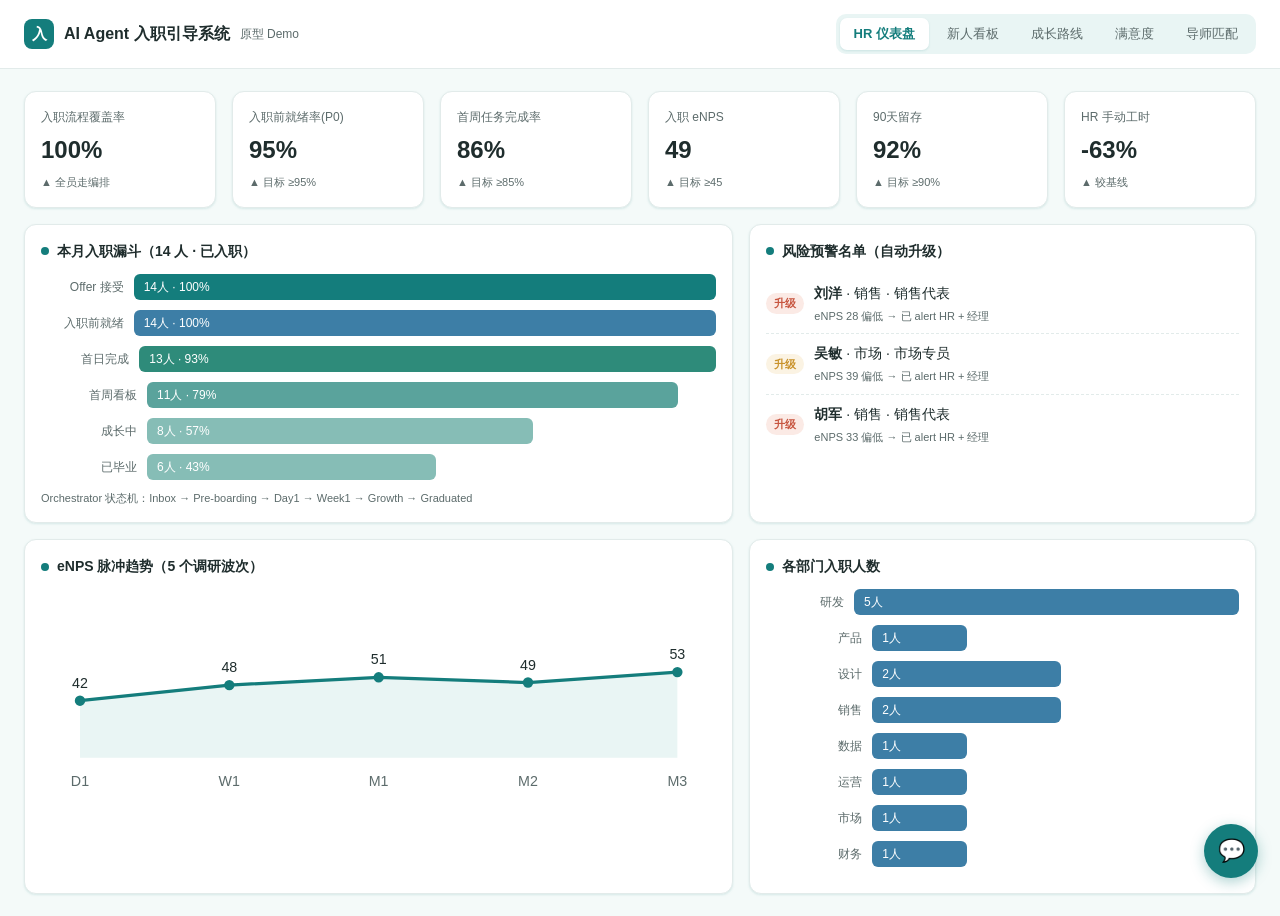
<file: 入职引导系统原型.html>
<!DOCTYPE html>
<html lang="zh-CN">
<head>
<meta charset="UTF-8" />
<meta name="viewport" content="width=device-width, initial-scale=1.0" />
<title>AI Agent 入职引导系统 · 原型 Demo</title>
<style>
  :root{
    --teal:#147D7C; --blue:#3D7EA6; --green:#2E8B7A;
    --bg:#F4FAF9; --card:#FFFFFF; --tint:#E9F5F4;
    --ink:#1F2D2D; --sub:#5C6B6B; --line:#E2EBEA;
    --red:#C7553F; --amber:#C9922B; --ok:#2E8B7A;
    --shadow:0 1px 3px rgba(20,125,124,.08),0 1px 2px rgba(20,125,123,.06);
  }
  *{box-sizing:border-box;margin:0;padding:0}
  body{font-family:"PingFang SC","Microsoft YaHei",-apple-system,"Segoe UI",sans-serif;
    background:var(--bg);color:var(--ink);font-size:14px;line-height:1.5}
  header{background:var(--card);border-bottom:1px solid var(--line);padding:14px 24px;
    display:flex;align-items:center;justify-content:space-between;position:sticky;top:0;z-index:20}
  .brand{display:flex;align-items:center;gap:10px;font-weight:600;font-size:16px}
  .logo{width:30px;height:30px;border-radius:8px;background:var(--teal);color:#fff;
    display:flex;align-items:center;justify-content:center;font-size:15px}
  .tabs{display:flex;gap:4px;background:var(--tint);padding:4px;border-radius:10px}
  .tab{padding:7px 14px;border-radius:7px;cursor:pointer;color:var(--sub);font-size:13px;
    border:none;background:transparent;font-family:inherit;transition:.15s}
  .tab:hover{color:var(--ink)}
  .tab.active{background:var(--card);color:var(--teal);font-weight:600;box-shadow:var(--shadow)}
  main{padding:22px 24px;max-width:1280px;margin:0 auto}
  .view{display:none;animation:fade .25s ease}
  .view.active{display:block}
  @keyframes fade{from{opacity:0;transform:translateY(4px)}to{opacity:1;transform:none}}
  .grid{display:grid;gap:16px}
  .kpi-row{grid-template-columns:repeat(6,1fr)}
  @media(max-width:980px){.kpi-row{grid-template-columns:repeat(3,1fr)}}
  .card{background:var(--card);border:1px solid var(--line);border-radius:12px;padding:16px;box-shadow:var(--shadow)}
  .kpi .label{color:var(--sub);font-size:12px;margin-bottom:6px}
  .kpi .val{font-size:24px;font-weight:700;color:var(--ink)}
  .kpi .meta{font-size:11px;margin-top:6px;color:var(--sub)}
  .pos{color:var(--ok)} .neg{color:var(--red)}
  .card h3{font-size:14px;margin-bottom:12px;display:flex;align-items:center;gap:8px}
  .dot{width:8px;height:8px;border-radius:50%;background:var(--teal)}
  .two-col{grid-template-columns:1.4fr 1fr}
  @media(max-width:980px){.two-col{grid-template-columns:1fr}}
  /* funnel */
  .funnel-row{display:flex;align-items:center;gap:10px;margin-bottom:10px}
  .funnel-label{width:96px;font-size:12px;color:var(--sub);text-align:right}
  .funnel-bar{height:26px;border-radius:6px;background:var(--teal);display:flex;
    align-items:center;padding-left:10px;color:#fff;font-size:12px;min-width:40px;transition:width .4s}
  .funnel-bar.b2{background:var(--blue)} .funnel-bar.b3{background:var(--green)}
  .funnel-bar.b4{background:#5AA39C} .funnel-bar.b5{background:#86BDB6}
  /* risk */
  .risk{display:flex;align-items:center;gap:10px;padding:9px 0;border-bottom:1px dashed var(--line)}
  .risk:last-child{border-bottom:none}
  .pill{font-size:11px;padding:2px 8px;border-radius:20px;font-weight:600}
  .pill.red{background:#FBEAE5;color:var(--red)}
  .pill.amber{background:#FBF3E3;color:var(--amber)}
  .pill.teal{background:var(--tint);color:var(--teal)}
  .pill.blue{background:#E8F0F6;color:var(--blue)}
  .pill.green{background:#E6F3F0;color:var(--green)}
  .pill.gray{background:#EEF2F2;color:var(--sub)}
  /* kanban */
  .kb-wrap{display:grid;grid-template-columns:230px 1fr;gap:16px}
  @media(max-width:980px){.kb-wrap{grid-template-columns:1fr}}
  .hire-list{background:var(--card);border:1px solid var(--line);border-radius:12px;padding:10px;box-shadow:var(--shadow)}
  .hire-list h4{font-size:12px;color:var(--sub);margin:6px 8px 10px}
  .hire{display:flex;flex-direction:column;gap:3px;padding:9px 10px;border-radius:9px;cursor:pointer;
    border:1px solid transparent;margin-bottom:4px}
  .hire:hover{background:var(--tint)}
  .hire.active{background:var(--tint);border-color:var(--teal)}
  .hire .nm{font-weight:600;display:flex;justify-content:space-between;align-items:center}
  .hire .mt{font-size:11px;color:var(--sub)}
  .hire .enps{font-size:11px}
  .board{display:grid;grid-template-columns:repeat(4,1fr);gap:12px}
  @media(max-width:980px){.board{grid-template-columns:repeat(2,1fr)}}
  .col{background:var(--tint);border-radius:12px;padding:10px;min-height:300px}
  .col-head{display:flex;justify-content:space-between;align-items:center;font-size:12px;
    font-weight:600;color:var(--sub);margin-bottom:10px;padding:0 2px}
  .col-count{background:var(--card);border-radius:20px;padding:1px 8px;font-size:11px;color:var(--ink)}
  .task{background:var(--card);border:1px solid var(--line);border-left:3px solid var(--teal);
    border-radius:9px;padding:10px;margin-bottom:9px;cursor:grab;box-shadow:var(--shadow);font-size:12.5px}
  .task:active{cursor:grabbing}
  .task.dragging{opacity:.4}
  .task .tt{font-weight:600;margin-bottom:5px}
  .task .meta{display:flex;justify-content:space-between;color:var(--sub);font-size:11px;margin-top:6px}
  .task.p0{border-left-color:var(--red)} .task.p1{border-left-color:var(--blue)} .task.p2{border-left-color:var(--sub)}
  .col.dragover{outline:2px dashed var(--teal);outline-offset:-4px;background:#DDEEEE}
  .profile{background:var(--card);border:1px solid var(--line);border-radius:12px;padding:14px;box-shadow:var(--shadow);margin-bottom:14px}
  .profile .top{display:flex;justify-content:space-between;align-items:flex-start}
  .profile .nm{font-size:17px;font-weight:700}
  .profile .info{color:var(--sub);font-size:12px;margin-top:3px}
  .progress{height:8px;background:var(--tint);border-radius:6px;margin-top:12px;overflow:hidden}
  .progress > i{display:block;height:100%;background:var(--teal);border-radius:6px}
  /* timeline */
  .phase{display:grid;grid-template-columns:repeat(3,1fr);gap:14px}
  @media(max-width:980px){.phase{grid-template-columns:1fr}}
  .ph{border:1px solid var(--line);border-radius:12px;padding:14px;background:var(--card);box-shadow:var(--shadow)}
  .ph h4{font-size:14px;margin-bottom:4px}
  .ph .tag{font-size:11px;color:var(--sub);margin-bottom:10px}
  .ms{display:flex;gap:8px;padding:7px 0;border-bottom:1px dashed var(--line);font-size:12.5px}
  .ms:last-child{border-bottom:none}
  .ms .ic{width:18px;height:18px;border-radius:50%;flex:0 0 18px;display:flex;align-items:center;
    justify-content:center;font-size:11px;color:#fff;background:var(--sub)}
  .ms.done .ic{background:var(--ok)} .ms.active .ic{background:var(--blue)}
  .ms .txt{flex:1} .ms .st{font-size:11px;color:var(--sub)}
  /* survey */
  table{width:100%;border-collapse:collapse;font-size:12.5px}
  th,td{text-align:left;padding:9px 8px;border-bottom:1px solid var(--line)}
  th{color:var(--sub);font-weight:600;font-size:11px}
  .fb{display:flex;gap:8px;align-items:flex-start;padding:8px 0;border-bottom:1px dashed var(--line);font-size:12.5px}
  .fb .s{font-size:11px;padding:1px 7px;border-radius:20px;flex:0 0 auto}
  .s.pos{background:#E6F3F0;color:var(--ok)} .s.neg{background:#FBEAE5;color:var(--red)} .s.neu{background:#EEF2F2;color:var(--sub)}
  /* mentor */
  .mentor{display:flex;flex-direction:column;gap:6px;padding:12px;border:1px solid var(--line);border-radius:11px;margin-bottom:10px;background:var(--card);box-shadow:var(--shadow)}
  .mentor .top{display:flex;justify-content:space-between;align-items:center}
  .mentor .nm{font-weight:700;font-size:14px}
  .mentor .rank{font-size:11px;color:var(--sub)}
  .mentor .attrs{display:flex;flex-wrap:wrap;gap:5px;margin-top:2px}
  .mentor .attrs span{font-size:11px;background:var(--tint);color:var(--teal);padding:1px 7px;border-radius:14px}
  .score-wrap{margin-top:8px}
  .score-row{display:flex;align-items:center;gap:8px;font-size:11px;color:var(--sub);margin-bottom:4px}
  .score-row .nm{width:78px;flex:0 0 78px}
  .score-track{flex:1;height:7px;background:var(--tint);border-radius:6px;overflow:hidden}
  .score-track > i{display:block;height:100%;background:var(--blue);border-radius:6px}
  .score-row .v{width:34px;text-align:right;flex:0 0 34px}
  .score-total{display:flex;justify-content:space-between;align-items:center;margin-top:8px;padding-top:8px;border-top:1px dashed var(--line)}
  .score-total .big{font-size:20px;font-weight:700;color:var(--teal)}
  .reason{font-size:11px;color:var(--sub);margin-top:4px}
  .oo{display:flex;gap:10px;align-items:center;padding:9px 0;border-bottom:1px dashed var(--line);font-size:12.5px}
  .oo:last-child{border-bottom:none}
  .oo .when{font-weight:600;color:var(--teal);flex:0 0 92px}
  .oo .what{flex:1}
  .oo .who{color:var(--sub);font-size:11px}
  /* AI assistant */
  .fab{position:fixed;right:22px;bottom:22px;width:54px;height:54px;border-radius:50%;
    background:var(--teal);color:#fff;border:none;font-size:22px;cursor:pointer;box-shadow:0 4px 14px rgba(20,125,123,.35);z-index:40}
  .chat{position:fixed;right:22px;bottom:88px;width:330px;max-height:460px;background:var(--card);
    border:1px solid var(--line);border-radius:14px;box-shadow:0 10px 40px rgba(0,0,0,.14);
    display:none;flex-direction:column;z-index:40;overflow:hidden}
  .chat.show{display:flex}
  .chat-hd{background:var(--teal);color:#fff;padding:12px 14px;font-weight:600;font-size:13px}
  .chat-bd{flex:1;overflow-y:auto;padding:12px;display:flex;flex-direction:column;gap:9px}
  .msg{padding:8px 11px;border-radius:10px;font-size:12.5px;max-width:85%}
  .msg.bot{background:var(--tint);align-self:flex-start}
  .msg.me{background:var(--teal);color:#fff;align-self:flex-end}
  .chat-ft{display:flex;gap:6px;padding:10px;border-top:1px solid var(--line)}
  .chat-ft input{flex:1;border:1px solid var(--line);border-radius:8px;padding:8px;font-family:inherit;font-size:12.5px}
  .chat-ft button{background:var(--teal);color:#fff;border:none;border-radius:8px;padding:0 14px;cursor:pointer;font-family:inherit}
  .feedback{font-size:11px;color:var(--sub);margin-top:3px}
  .hint{font-size:11px;color:var(--sub);margin-top:4px}
</style>
</head>
<body>
<header>
  <div class="brand"><span class="logo">入</span> AI Agent 入职引导系统 <span style="font-size:12px;color:var(--sub);font-weight:400">原型 Demo</span></div>
  <nav class="tabs">
    <button class="tab active" data-tab="dash">HR 仪表盘</button>
    <button class="tab" data-tab="kanban">新人看板</button>
    <button class="tab" data-tab="growth">成长路线</button>
    <button class="tab" data-tab="survey">满意度</button>
    <button class="tab" data-tab="mentor">导师匹配</button>
  </nav>
</header>

<main>
  <!-- ============ DASHBOARD ============ -->
  <section class="view active" id="dash">
    <div class="grid kpi-row" style="margin-bottom:16px">
      <div class="card kpi"><div class="label">入职流程覆盖率</div><div class="val">100%</div><div class="meta pos">▲ 全员走编排</div></div>
      <div class="card kpi"><div class="label">入职前就绪率(P0)</div><div class="val">95%</div><div class="meta pos">▲ 目标 ≥95%</div></div>
      <div class="card kpi"><div class="label">首周任务完成率</div><div class="val">86%</div><div class="meta pos">▲ 目标 ≥85%</div></div>
      <div class="card kpi"><div class="label">入职 eNPS</div><div class="val">49</div><div class="meta pos">▲ 目标 ≥45</div></div>
      <div class="card kpi"><div class="label">90天留存</div><div class="val">92%</div><div class="meta pos">▲ 目标 ≥90%</div></div>
      <div class="card kpi"><div class="label">HR 手动工时</div><div class="val">-63%</div><div class="meta pos">▲ 较基线</div></div>
    </div>

    <div class="grid two-col">
      <div class="card">
        <h3><span class="dot"></span>本月入职漏斗（14 人 · 已入职）</h3>
        <div id="funnel"></div>
        <div class="hint">Orchestrator 状态机：Inbox → Pre-boarding → Day1 → Week1 → Growth → Graduated</div>
      </div>
      <div class="card">
        <h3><span class="dot"></span>风险预警名单（自动升级）</h3>
        <div id="risk"></div>
      </div>
    </div>

    <div class="grid two-col" style="margin-top:16px">
      <div class="card">
        <h3><span class="dot"></span>eNPS 脉冲趋势（5 个调研波次）</h3>
        <div id="trend"></div>
      </div>
      <div class="card">
        <h3><span class="dot"></span>各部门入职人数</h3>
        <div id="dept"></div>
      </div>
    </div>
  </section>

  <!-- ============ KANBAN ============ -->
  <section class="view" id="kanban">
    <div class="profile" id="profile"></div>
    <div class="kb-wrap">
      <div class="hire-list">
        <h4>本月新人（点击切换看板）</h4>
        <div id="hireList"></div>
      </div>
      <div>
        <div class="board" id="board"></div>
      </div>
    </div>
  </section>

  <!-- ============ GROWTH ============ -->
  <section class="view" id="growth">
    <div class="card" style="margin-bottom:14px">
      <h3><span class="dot"></span>30-60-90 天成长路线图 · <span id="growName"></span></h3>
      <div class="hint">由 Growth Roadmap Agent 按岗位能力模型生成，经理可微调；里程碑需签核。</div>
    </div>
    <div class="phase" id="phases"></div>
  </section>

  <!-- ============ SURVEY ============ -->
  <section class="view" id="survey">
    <div class="grid two-col">
      <div class="card">
        <h3><span class="dot"></span>脉冲调研汇总（eNPS 均值）</h3>
        <table id="surveyTable"></table>
      </div>
      <div class="card">
        <h3><span class="dot"></span>近期开放式反馈（情绪分析）</h3>
        <div id="feedback"></div>
      </div>
    </div>
  </section>

  <!-- ============ MENTOR MATCHING ============ -->
  <section class="view" id="mentor">
    <div class="card" style="margin-bottom:14px">
      <h3><span class="dot"></span>导师匹配 · 为 <span id="mentorName"></span> 推荐</h3>
      <div class="hint">Mentor Match Agent 按可解释打分算法匹配：岗位对齐·技能互补·容量空闲·历史评分 − 同经理冲突。点击左侧新人可切换匹配对象。</div>
    </div>
    <div class="kb-wrap">
      <div class="hire-list">
        <h4>本月新人（点击匹配）</h4>
        <div id="mentorHireList"></div>
      </div>
      <div>
        <div class="grid two-col" style="margin-bottom:14px">
          <div class="card">
            <h3><span class="dot"></span>Top 匹配导师（含打分拆解）</h3>
            <div id="matchList"></div>
          </div>
          <div class="card">
            <h3><span class="dot"></span>能力互补雷达（新人缺口 vs 首选导师）</h3>
            <div id="radar"></div>
            <div class="hint" id="radarNote"></div>
          </div>
        </div>
        <div class="card">
          <h3><span class="dot"></span>1-on-1 排程（自动日历排程）</h3>
          <div id="oneonone"></div>
        </div>
      </div>
    </div>
  </section>
</main>

<button class="fab" id="fab" title="AI 问答助手">💬</button>
<div class="chat" id="chat">
  <div class="chat-hd">AI 入职助手 · Q&A（RAG）</div>
  <div class="chat-bd" id="chatBd"></div>
  <div class="chat-ft">
    <input id="chatIn" placeholder="问点什么，如：报销怎么走？" />
    <button id="chatSend">发送</button>
  </div>
</div>

<script>
/* ---------------- DATA ---------------- */
const cases = [
  {id:'C01',name:'张伟',dept:'研发',role:'后端工程师',loc:'上海',start:'08-03',phase:'graduated',enps:62},
  {id:'C02',name:'李娜',dept:'产品',role:'产品经理',loc:'北京',start:'08-10',phase:'week1',enps:48},
  {id:'C03',name:'王芳',dept:'设计',role:'UI 设计师',loc:'深圳',start:'08-17',phase:'day1',enps:55},
  {id:'C04',name:'刘洋',dept:'销售',role:'销售代表',loc:'广州',start:'08-17',phase:'day1',enps:28,risk:true},
  {id:'C05',name:'陈静',dept:'研发',role:'前端工程师',loc:'上海',start:'08-10',phase:'week1',enps:51},
  {id:'C06',name:'杨光',dept:'数据',role:'数据分析',loc:'杭州',start:'08-03',phase:'growth',enps:58},
  {id:'C07',name:'赵磊',dept:'运营',role:'运营专员',loc:'北京',start:'08-17',phase:'preboarding',enps:null},
  {id:'C08',name:'周婷',dept:'研发',role:'QA',loc:'成都',start:'08-10',phase:'week1',enps:44},
  {id:'C09',name:'吴敏',dept:'市场',role:'市场专员',loc:'上海',start:'08-17',phase:'day1',enps:39,risk:true},
  {id:'C10',name:'孙浩',dept:'研发',role:'算法工程师',loc:'北京',start:'08-03',phase:'growth',enps:60},
  {id:'C11',name:'朱琳',dept:'财务',role:'会计',loc:'深圳',start:'08-17',phase:'preboarding',enps:null},
  {id:'C12',name:'马超',dept:'研发',role:'后端工程师',loc:'杭州',start:'08-10',phase:'week1',enps:47},
  {id:'C13',name:'胡军',dept:'销售',role:'销售代表',loc:'广州',start:'08-17',phase:'day1',enps:33,risk:true},
  {id:'C14',name:'林涛',dept:'设计',role:'交互设计师',loc:'上海',start:'08-03',phase:'growth',enps:53},
];
const phaseLabel={preboarding:'入职前准备',day1:'首日引导',week1:'首周看板',growth:'30/60/90 成长',graduated:'已毕业'};
const phasePill ={preboarding:'gray',day1:'blue',week1:'teal',growth:'green',graduated:'green'};

const template=[
  {t:'完成信息安全培训',o:'新人',p:'P0',due:'T+2',acc:'测验≥80分'},
  {t:'设备/权限最终确认',o:'IT',p:'P0',due:'T+1',acc:'全部P0 done'},
  {t:'跑通本地开发环境',o:'新人+IT',p:'P0',due:'T+3',acc:'可起服务并提交PR'},
  {t:'与 Buddy 午餐',o:'Buddy',p:'P2',due:'T+1',acc:'完成'},
  {t:'团队 Wiki 阅读',o:'新人',p:'P2',due:'T+3',acc:'标记已读'},
  {t:'认识5位关键协作者',o:'新人',p:'P1',due:'T+5',acc:'5次15min访谈'},
  {t:'完成产品架构导论',o:'新人',p:'P1',due:'T+4',acc:'提交1页小结'},
  {t:'交付第一个小任务',o:'经理',p:'P1',due:'T+7',acc:'PR merged'},
];
// deterministic column assignment per case seed
function buildTasks(c){
  const base=['done','inprogress','todo','todo','done','inprogress','done','todo'];
  const off=cases.indexOf(c);
  return template.map((x,i)=>{
    let col=base[(i+off)%base.length];
    if(c.phase==='day1'&&col==='done')col='inprogress';
    if(c.phase==='preboarding')col='todo';
    return {...x,id:c.id+'-'+i,col};
  });
}
const tasksByCase={}; cases.forEach(c=>tasksByCase[c.id]=buildTasks(c));

/* ---------------- TABS ---------------- */
let activeCase='C02';
document.querySelectorAll('.tab').forEach(t=>t.onclick=()=>{
  document.querySelectorAll('.tab').forEach(x=>x.classList.remove('active'));
  document.querySelectorAll('.view').forEach(v=>v.classList.remove('active'));
  t.classList.add('active');
  document.getElementById(t.dataset.tab).classList.add('active');
  if(t.dataset.tab==='kanban')renderKanban();
  if(t.dataset.tab==='growth')renderGrowth();
  if(t.dataset.tab==='mentor')renderMentor();
});

/* ---------------- DASHBOARD ---------------- */
function renderDash(){
  // funnel
  const stages=[['Offer 接受',14],['入职前就绪',14],['首日完成',13],['首周看板',11],['成长中',8],['已毕业',6]];
  const max=stages[0][1];
  const cls=['','b2','b3','b4','b5','b5'];
  document.getElementById('funnel').innerHTML=stages.map((s,i)=>{
    const w=Math.max(8,s[1]/max*100);
    const pct=(s[1]/14*100).toFixed(0);
    return `<div class="funnel-row"><div class="funnel-label">${s[0]}</div>
      <div class="funnel-bar ${cls[i]}" style="width:${w}%">${s[1]}人 · ${pct}%</div></div>`;
  }).join('');
  // risk
  const risks=cases.filter(c=>c.risk||c.enps!==null&&c.enps<40);
  document.getElementById('risk').innerHTML=risks.map(c=>{
    const lvl=c.enps!==null&&c.enps<35?'red':'amber';
    const reason=c.enps!==null?('eNPS '+c.enps+' 偏低'):'待调研';
    return `<div class="risk"><span class="pill ${lvl}">升级</span>
      <div style="flex:1"><b>${c.name}</b> · ${c.dept} · ${c.role}
      <div class="hint">${reason} → 已 alert HR + 经理</div></div></div>`;
  }).join('')||'<div class="hint">无风险</div>';
  // trend (SVG line)
  const pts=[42,48,51,49,53];const W=520,H=160,pad=30;
  const xs=pts.map((_,i)=>pad+i*(W-2*pad)/(pts.length-1));
  const ys=pts.map(v=>H-pad-(v-20)/(70-20)*(H-2*pad));
  let line=pts.map((v,i)=>(i?'L':'M')+xs[i]+' '+ys[i]).join(' ');
  let area=line+` L${xs[4]} ${H-pad} L${xs[0]} ${H-pad} Z`;
  let dots=pts.map((v,i)=>`<circle cx="${xs[i]}" cy="${ys[i]}" r="4" fill="#147D7C"/>
    <text x="${xs[i]}" y="${ys[i]-10}" font-size="11" fill="#1F2D2D" text-anchor="middle">${v}</text>`).join('');
  let labs=['D1','W1','M1','M2','M3'].map((l,i)=>`<text x="${xs[i]}" y="${H-8}" font-size="11" fill="#5C6B6B" text-anchor="middle">${l}</text>`).join('');
  document.getElementById('trend').innerHTML=`<svg viewBox="0 0 ${W} ${H}" width="100%">
    <path d="${area}" fill="#E9F5F4"/><path d="${line}" fill="none" stroke="#147D7C" stroke-width="2.5"/>
    ${dots}${labs}</svg>`;
  // dept bar
  const dept={};cases.forEach(c=>dept[c.dept]=(dept[c.dept]||0)+1);
  const maxd=Math.max(...Object.values(dept));
  document.getElementById('dept').innerHTML=Object.entries(dept).map(([k,v])=>{
    return `<div class="funnel-row"><div class="funnel-label">${k}</div>
      <div class="funnel-bar b2" style="width:${v/maxd*100}%">${v}人</div></div>`;
  }).join('');
}
renderDash();

/* ---------------- KANBAN ---------------- */
const cols=[['todo','待办 To Do'],['inprogress','进行中 In Progress'],['blocked','阻塞 Blocked'],['done','完成 Done']];
function renderKanban(){
  // hire list
  document.getElementById('hireList').innerHTML=cases.map(c=>`
    <div class="hire ${c.id===activeCase?'active':''}" data-id="${c.id}">
      <div class="nm">${c.name}<span class="pill ${phasePill[c.phase]}" style="font-size:10px">${phaseLabel[c.phase]}</span></div>
      <div class="mt">${c.dept} · ${c.role} · ${c.loc}</div>
      <div class="enps">${c.enps!==null?('eNPS '+c.enps):'eNPS —'}</div>
    </div>`).join('');
  document.querySelectorAll('.hire').forEach(h=>h.onclick=()=>{activeCase=h.dataset.id;renderKanban();});
  const c=cases.find(x=>x.id===activeCase);
  // profile
  const tk=tasksByCase[c.id];
  const done=tk.filter(t=>t.col==='done').length;
  const pct=Math.round(done/tk.length*100);
  document.getElementById('profile').innerHTML=`
    <div class="top"><div><div class="nm">${c.name}</div>
      <div class="info">${c.dept} · ${c.role} · ${c.loc} · 入职 ${c.start} · 工号 ${c.id}</div></div>
      <span class="pill ${phasePill[c.phase]}">${phaseLabel[c.phase]}</span></div>
    <div class="info" style="margin-top:8px">首周任务进度 ${done}/${tk.length} · eNPS ${c.enps!==null?c.enps:'—'}
      ${c.risk?'<span class="pill red" style="margin-left:6px">风险关注</span>':''}</div>
    <div class="progress"><i style="width:${pct}%"></i></div>`;
  // board
  document.getElementById('board').innerHTML=cols.map(([key,label])=>{
    const items=tk.filter(t=>t.col===key);
    return `<div class="col" data-col="${key}"><div class="col-head"><span>${label}</span>
      <span class="col-count">${items.length}</span></div>
      ${items.map(t=>`<div class="task ${t.p.toLowerCase()}" draggable="true" data-id="${t.id}">
        <div class="tt">${t.t}</div>
        <div class="meta"><span>负责人 ${t.o}</span><span>${t.due}</span></div>
        <div class="meta"><span class="pill ${t.p==='P0'?'red':t.p==='P1'?'blue':'gray'}" style="font-size:10px">${t.p}</span>
        <span style="font-size:11px">${t.acc}</span></div>
      </div>`).join('')}</div>`;
  }).join('');
  bindDrag();
}
function bindDrag(){
  document.querySelectorAll('.task').forEach(el=>{
    el.ondragstart=e=>{e.dataTransfer.setData('id',el.dataset.id);el.classList.add('dragging');};
    el.ondragend=()=>el.classList.remove('dragging');
  });
  document.querySelectorAll('.col').forEach(col=>{
    col.ondragover=e=>{e.preventDefault();col.classList.add('dragover');};
    col.ondragleave=()=>col.classList.remove('dragover');
    col.ondrop=e=>{
      e.preventDefault();col.classList.remove('dragover');
      const id=e.dataTransfer.getData('id');
      const t=tasksByCase[activeCase].find(x=>x.id===id);
      if(t){t.col=col.dataset.col;renderKanban();}
    };
  });
}

/* ---------------- GROWTH ---------------- */
function renderGrowth(){
  const c=cases.find(x=>x.id===activeCase);
  document.getElementById('growName').textContent=c.name+'（'+c.role+'）';
  const ms=[
    {ph:'0–30天 · 学习融入',tag:'理解业务 / 流程 / 工具 / 人际',items:[
      ['完成全部入职认证','done'],['独立跑通核心工具','done'],['认识关键干系人(≥5)','active'],['提交产品架构小结','active']]},
    {ph:'31–60天 · 贡献起步',tag:'指导下交付 / 建立信任',items:[
      ['独立负责1–2个小模块','pending'],['参与代码/方案评审','pending'],['输出改进建议≥1条','pending']]},
    {ph:'61–90天 · 独立交付',tag:'自主承担 / 绩效对齐',items:[
      ['独立交付可量化成果','pending'],['完成90天绩效面谈','pending'],['制定下季目标','pending']]},
  ];
  // adjust by phase
  const map={preboarding:0,day1:0,week1:1,growth:2,graduated:3};
  const ph=cases.indexOf(c);
  document.getElementById('phases').innerHTML=ms.map((m,mi)=>{
    return `<div class="ph"><h4>${m.ph}</h4><div class="tag">${m.tag}</div>
      ${m.items.map(([t,st])=>{
        let s=st; // default
        if(mi<map[c.phase]-0)s='done'; else if(mi===map[c.phase]&&st==='done')s='done';
        if(map[c.phase]===3)s='done';
        const ic=s==='done'?'✓':s==='active'?'!':'•';
        return `<div class="ms ${s}"><span class="ic">${ic}</span>
          <span class="txt">${t}</span><span class="st">${s==='done'?'已签核':s==='active'?'进行中':'待启动'}</span></div>`;
      }).join('')}</div>`;
  }).join('');
}

/* ---------------- SURVEY ---------------- */
function renderSurvey(){
  const waves=[['Day 1',44],['Week 1',48],['Month 1',51],['Month 2',49],['Month 3',53]];
  document.getElementById('surveyTable').innerHTML=`<tr><th>调研波次</th><th>eNPS</th><th>回收率</th><th>趋势</th></tr>`+
    waves.map((w,i)=>`<tr><td>${w[0]}</td><td><b>${w[1]}</b></td><td>${92-i*2}%</td>
      <td class="${i&&w[1]>=waves[i-1][1]?'pos':'neg'}">${i?(w[1]>=waves[i-1][1]?'▲':'▼'):'—'} ${i?Math.abs(w[1]-waves[i-1][1]):''}</td></tr>`).join('');
  const fbs=[
    ['pos','导师匹配很准，和我岗位完全对口，第一周就有方向感。','李娜'],
    ['pos','Q&A 助手秒回报销流程，省了我问 HR 的时间。','陈静'],
    ['neg','销售岗的设备到位晚了半天，首日有点手忙脚乱。','刘洋'],
    ['neu','首日议程很清晰，但中午午餐安排可以再个性化些。','吴敏'],
    ['neg','希望 1-on-1 能固定时段，目前排期有点随机。','胡军'],
  ];
  document.getElementById('feedback').innerHTML=fbs.map(([s,t,n])=>
    `<div class="fb"><span class="s ${s}">${s==='pos'?'正面':s==='neg'?'负面':'中性'}</span>
     <div><div>${t}</div><div class="hint">— ${n}</div></div></div>`).join('');
}
renderSurvey();

/* ---------------- MENTOR MATCHING ---------------- */
// 导师池：level=1初级 2中级 3高级 4专家；radar 5维(1-5)；gap 为新人的能力缺口(越低越需补)
const RADAR_DIMS=['业务理解','技术深度','沟通协作','带教经验','跨部门视野'];
const mentors=[
  {id:'M01',name:'周明',dept:'研发',level:4,capacity:0.7,rating:4.8,mgr:'P研发',
   radar:[5,5,4,5,3],skills:['后端','架构','代码评审']},
  {id:'M02',name:'林晓',dept:'产品',level:3,capacity:0.6,rating:4.6,mgr:'P产品',
   radar:[5,3,5,4,4],skills:['需求','原型','用户研究']},
  {id:'M03',name:'陈帆',dept:'设计',level:3,capacity:0.8,rating:4.5,mgr:'P设计',
   radar:[4,2,5,4,4],skills:['UI','交互','设计规范']},
  {id:'M04',name:'高磊',dept:'销售',level:3,capacity:0.5,rating:4.3,mgr:'P销售',
   radar:[5,2,5,4,3],skills:['拓客','谈判','CRM']},
  {id:'M05',name:'吴桐',dept:'数据',level:4,capacity:0.4,rating:4.7,mgr:'P数据',
   radar:[5,4,4,5,4],skills:['分析','建模','SQL']},
  {id:'M06',name:'赵宇',dept:'研发',level:2,capacity:0.9,rating:4.2,mgr:'P研发',
   radar:[4,4,4,3,2],skills:['前端','测试','协作']},
  {id:'M07',name:'孙琳',dept:'市场',level:3,capacity:0.7,rating:4.4,mgr:'P市场',
   radar:[4,2,5,4,5],skills:['品牌','内容','投放']},
  {id:'M08',name:'马俊',dept:'运营',level:3,capacity:0.6,rating:4.5,mgr:'P运营',
   radar:[4,3,5,4,4],skills:['活动','增长','流程']},
  {id:'M09',name:'胡斌',dept:'财务',level:4,capacity:0.5,rating:4.6,mgr:'P财务',
   radar:[5,2,4,5,5],skills:['核算','税务','合规']},
  {id:'M10',name:'朱凯',dept:'研发',level:3,capacity:0.8,rating:4.4,mgr:'P研发',
   radar:[4,5,4,4,3],skills:['算法','工程','调优']},
];
// 新人的能力缺口（1-5，越低的维度越需要导师补强）
function gapFor(c){
  const g={研发:[3,3,3,2,2],产品:[3,2,3,2,3],设计:[3,2,3,2,3],销售:[3,2,4,2,2],
           数据:[3,3,3,2,3],运营:[3,3,3,2,3],市场:[3,2,3,2,4],财务:[3,2,3,2,4]};
  return g[c.dept]||[3,3,3,2,3];
}
// 可解释打分算法
const W={align:0.30,complement:0.30,capacity:0.15,rating:0.15,conflict:0.10};
function scoreMentor(m,c){
  const align=m.dept===c.dept?1.0:0.35;                       // 岗位对齐
  const gap=gapFor(c);
  let cover=0;RADAR_DIMS.forEach((_,i)=>{if(gap[i]<=2)cover+=m.radar[i];});
  const need=gap.filter(v=>v<=2).length||1;
  const complement=Math.min(1,cover/(need*5));                // 技能互补(补缺口)
  const capacity=m.capacity;                                  // 容量空闲
  const rating=(m.rating-3)/2;                                // 历史评分归一
  const conflict=(m.mgr==='P'+c.dept)?1:0;                    // 同经理冲突(简化)
  const total=W.align*align+W.complement*complement+W.capacity*capacity+W.rating*rating-W.conflict*conflict;
  return {align,complement,capacity,rating,conflict,total:Math.max(0,total)};
}
function renderMentor(){
  const c=cases.find(x=>x.id===activeCase);
  document.getElementById('mentorName').textContent=c.name+'（'+c.role+'）';
  // hire list (reuse)
  document.getElementById('mentorHireList').innerHTML=cases.map(x=>`
    <div class="hire ${x.id===activeCase?'active':''}" data-id="${x.id}">
      <div class="nm">${x.name}<span class="pill ${phasePill[x.phase]}" style="font-size:10px">${phaseLabel[x.phase]}</span></div>
      <div class="mt">${x.dept} · ${x.role}</div></div>`).join('');
  document.querySelectorAll('#mentorHireList .hire').forEach(h=>h.onclick=()=>{activeCase=h.dataset.id;renderMentor();});
  // rank
  const ranked=mentors.map(m=>({m,s:scoreMentor(m,c)})).sort((a,b)=>b.s.total-a.s.total);
  const top=ranked.slice(0,4);
  const pct=v=>Math.round(v*100);
  document.getElementById('matchList').innerHTML=top.map((r,idx)=>{
    const s=r.s,m=r.m;
    const rows=[['岗位对齐',s.align],['技能互补',s.complement],['容量空闲',s.capacity],['历史评分',s.rating]];
    return `<div class="mentor">
      <div class="top"><span class="nm">${m.name}</span>
        <span class="rank">#${idx+1} · ${m.level>=4?'专家':m.level>=3?'高级':'中级'} · ${m.dept}</span></div>
      <div class="attrs"><span>${m.skills.join('</span><span>')}</span></div>
      <div class="score-wrap">${rows.map(([n,v])=>`
        <div class="score-row"><span class="nm">${n}</span>
          <span class="score-track"><i style="width:${pct(v)}%"></i></span>
          <span class="v">${pct(v)}%</span></div>`).join('')}</div>
      <div class="score-total"><span>综合匹配度</span><span class="big">${pct(s.total)}%</span></div>
      <div class="reason">${m.dept===c.dept?'同部门对齐 +':'跨领域互补 '}评分 ${m.rating} · 可带教容量 ${pct(m.capacity)}%${s.conflict?' · ⚠同经理已避开':''}</div>
    </div>`;
  }).join('');
  // radar: hire gap vs best mentor strength
  const best=top[0].m;const gap=gapFor(c);
  document.getElementById('radar').innerHTML=radarSVG(gap,best.radar,best.name);
  document.getElementById('radarNote').textContent='虚线=新人当前能力，实线=首选导师'+best.name+'强项；重叠低处即互补空间。';
  // 1-on-1 schedule
  const cadence=c.phase==='graduated'?'每两周':'每周';
  const start=c.start;
  const items=[['第1周','入职破冰 + 团队/工具介绍',best.name],
    ['第2周','首周任务复盘 + 技能短板对齐',best.name],
    ['第3周','第一个小任务指导 + 反馈',best.name],
    ['第4周','月度成长回顾（30天里程碑）',best.name],
    ['第6周起',cadence+'固定 1-on-1（日历自动排程）',best.name]];
  document.getElementById('oneonone').innerHTML=items.map(([w,what,who])=>`
    <div class="oo"><span class="when">${w}</span><span class="what">${what}</span>
    <span class="who">与 ${who}</span></div>`).join('');
}
// radar chart (two polygons)
function radarSVG(a,b,bname){
  const N=RADAR_DIMS.length,R=90,cx=150,cy=110;
  const ang=i=>-Math.PI/2+i*2*Math.PI/N;
  const pt=(i,r)=>[cx+r*Math.cos(ang(i)),cy+r*Math.sin(ang(i))];
  let grid='';
  [0.25,0.5,0.75,1].forEach(g=>{
    const p=RADAR_DIMS.map((_,i)=>pt(i,R*g).join(',')).join(' ');
    grid+=`<polygon points="${p}" fill="none" stroke="#E2EBEA" stroke-width="1"/>`;
  });
  let axes=RADAR_DIMS.map((d,i)=>{const[x,y]=pt(i,R);return `<line x1="${cx}" y1="${cy}" x2="${x}" y2="${y}" stroke="#E2EBEA"/>
    <text x="${cx+(R+14)*Math.cos(ang(i))}" y="${cy+(R+14)*Math.sin(ang(i))+4}" font-size="10" fill="#5C6B6B" text-anchor="middle">${d}</text>`;}).join('');
  const poly=(arr,stroke,fill)=>{const p=arr.map((v,i)=>pt(i,R*v/5).join(',')).join(' ');
    return `<polygon points="${p}" fill="${fill}" stroke="${stroke}" stroke-width="2"/>`;};
  return `<svg viewBox="0 0 300 230" width="100%">${grid}${axes}
    ${poly(a,'#C7553F','rgba(199,85,63,.12)')}
    ${poly(b,'#147D7C','rgba(20,125,124,.15)')}
    <g font-size="10"><text x="14" y="14" fill="#C7553F">— 新人</text>
    <text x="14" y="28" fill="#147D7C">— ${bname}</text></g></svg>`;
}

/* ---------------- AI CHAT ---------------- */
const fab=document.getElementById('fab'),chat=document.getElementById('chat');
fab.onclick=()=>chat.classList.toggle('show');
const bd=document.getElementById('chatBd');
function botSay(txt){const d=document.createElement('div');d.className='msg bot';d.innerHTML=txt+'<div class="feedback">👍 / 👎 反馈已记录</div>';bd.appendChild(d);bd.scrollTop=bd.scrollHeight;}
function meSay(txt){const d=document.createElement('div');d.className='msg me';d.textContent=txt;bd.appendChild(d);bd.scrollTop=bd.scrollHeight;}
const kb={
  '报销':{a:'报销流程：登录财务系统 → 选择「差旅/日常」→ 上传发票 → 直属经理审批 → 财务复核打款。一般 T+3 到账。',src:'财务 Wiki / 报销指引'},
  '假期':{a:'假期规则：转正后享年休假；病假凭证明；事假提前 1 天在 HR 系统提报。具体额度见《员工手册》第 4 章。',src:'HR 政策 / 员工手册'},
  'vpn':{a:'VPN 配置：IT 已为你预装客户端，首次登录用域账号+短信验证码。若连不上，请提交 IT 工单#，我会帮你转交。',src:'IT 指南 / 远程接入'},
  '导师':{a:'你的 Buddy 是王芳（同部门），Mentor 由系统按岗位匹配，每周 1-on-1、满月在日历自动排程。',src:'Mentor Match Agent'},
  '工资':null, '薪酬':null, '合同':null, '投诉':null,
};
function answer(q){
  const hit=Object.keys(kb).find(k=>q.includes(k));
  if(hit && kb[hit]===null){
    return '该问题涉及个人薪酬/合同等敏感信息，我已为你转交 HR（工单#'+Math.floor(Math.random()*9000+1000)+'），Buddy 会跟进，不在此作答。';
  }
  if(hit){return kb[hit].a+'<br><span class="hint">来源：'+kb[hit].src+'</span>';}
  if(q.includes('你好')||q.includes('hi'))return '你好，我是 AI 入职助手。可以问我：报销怎么走、假期规则、VPN 配置、导师安排等。';
  return '不太确定答案，已为你转交 HR（工单#'+Math.floor(Math.random()*9000+1000)+'），Buddy 会尽快回复。常见可答：报销 / 假期 / VPN / 导师。';
}
document.getElementById('chatSend').onclick=()=>{
  const inp=document.getElementById('chatIn');const v=inp.value.trim();if(!v)return;
  meSay(v);botSay(answer(v));inp.value='';
};
document.getElementById('chatIn').onkeydown=e=>{if(e.key==='Enter')document.getElementById('chatSend').click();};
botSay('你好 👋 我是 AI 入职助手（RAG 驱动）。试试问我：「报销怎么走？」「我的导师是谁？」「工资什么时候发？」');
</script>
</body>
</html>
</file>
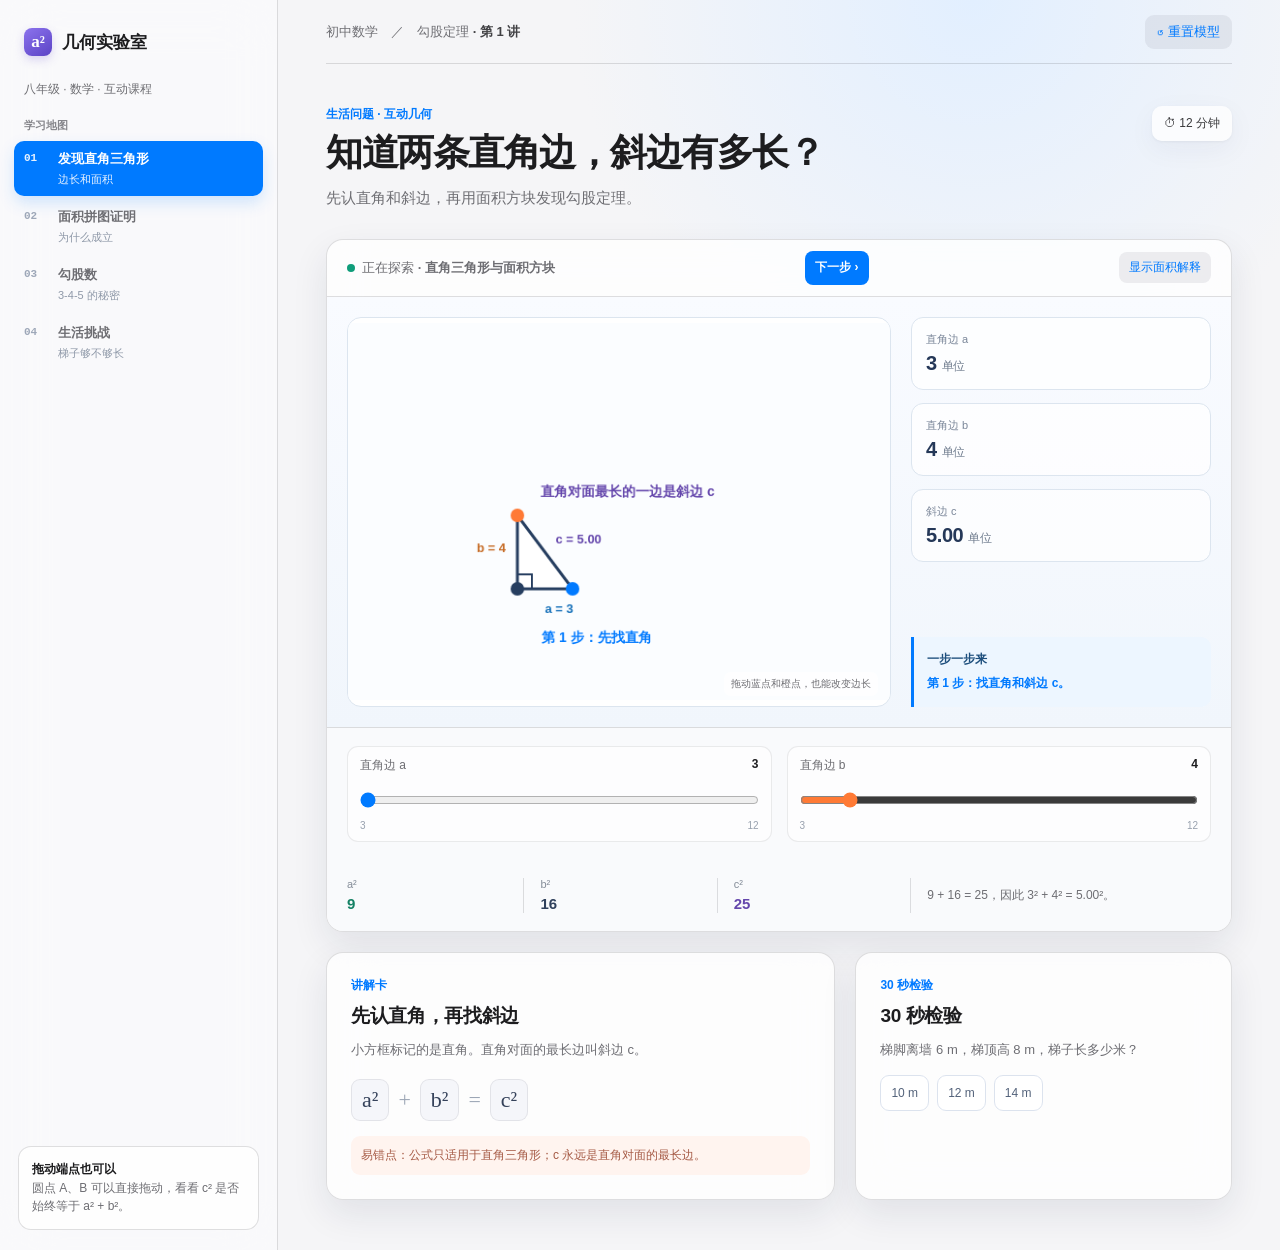
<file: 初中勾股定理互动课/preview.html>
<!doctype html>
<html lang="zh-CN">
<head>
  <meta charset="utf-8">
  <meta name="viewport" content="width=device-width,initial-scale=1">
  <meta name="color-scheme" content="light dark">
  <link rel="stylesheet" href="teaching.css">
  <title>勾股定理互动实验室</title>
  <style>
    :root{color-scheme:light dark;--bg:#f5f5f7;--surface:rgba(255,255,255,.78);--text:#1d1d1f;--sub:#6e6e73;--line:rgba(60,60,67,.16);--blue:#007aff;--purple:#6e56cf;--orange:#ff7a35;--mint:#0f9d7a;--shadow:0 14px 36px rgba(25,38,70,.09);font-family:-apple-system,BlinkMacSystemFont,"SF Pro Display","PingFang SC","Microsoft YaHei",sans-serif}*{box-sizing:border-box}body{margin:0;background:radial-gradient(circle at 76% 0,#e2efff 0,transparent 25rem),var(--bg);color:var(--text)}button,input{font:inherit}button{cursor:pointer}.app{display:grid;grid-template-columns:278px minmax(0,1fr);min-height:100vh}.sidebar{padding:20px 14px 16px;background:rgba(250,250,252,.82);border-right:1px solid var(--line);backdrop-filter:blur(28px) saturate(1.25)}.brand{display:flex;align-items:center;gap:10px;padding:8px 10px;font-size:17px;font-weight:720}.mark{display:grid;place-items:center;width:28px;height:28px;border-radius:8px;background:linear-gradient(145deg,#8c73ed,#5b43c5);color:#fff;font-family:Georgia;font-weight:bold;box-shadow:0 4px 10px #6e56cf3d}.meta{margin:17px 10px 20px;color:var(--sub);font-size:12px}.label{margin:0 10px 8px;color:#86868b;font-size:11px;font-weight:650}.nav{display:grid;gap:3px}.nav-item{display:grid;grid-template-columns:25px 1fr;gap:9px;min-height:54px;padding:9px 10px;border-radius:10px;color:var(--sub)}.nav-item.active{background:var(--blue);color:#fff;box-shadow:0 7px 16px #007aff2c}.no{font:700 11px ui-monospace,SFMono-Regular,Menlo,monospace;padding-top:2px;color:#9da7b8}.nav-item.active .no,.nav-item.active small{color:#e7f2ff}.nav-item b,.nav-item small{display:block}.nav-item b{font-size:13px}.nav-item small{margin-top:4px;font-size:11px;color:#8e98a8}.tip{position:absolute;bottom:20px;left:18px;right:18px;padding:13px;border:1px solid var(--line);border-radius:13px;background:#ffffffad;color:var(--sub);font-size:12px;line-height:1.55}.tip b{color:var(--text)}.main{max-width:1240px;width:100%;margin:0 auto;padding:0 48px 50px}.top{height:64px;display:flex;align-items:center;justify-content:space-between;border-bottom:1px solid var(--line);color:var(--sub);font-size:13px}.top strong{color:#424245}.reset{border:0;border-radius:9px;padding:8px 12px;background:rgba(118,118,128,.12);color:var(--blue);font-weight:500}.heading{display:flex;justify-content:space-between;gap:20px;align-items:start;margin:42px 0 28px}.eyebrow{margin:0 0 9px;color:var(--blue);font-size:12px;font-weight:650}.heading h1{margin:0 0 11px;font-size:37px;line-height:1.16;letter-spacing:-1.5px}.intro{max-width:690px;margin:0;color:var(--sub);font-size:15px;line-height:1.65}.time{padding:9px 12px;border-radius:10px;background:var(--surface);box-shadow:0 1px 3px #0000000d,0 8px 28px #1e315a0d;color:#3a3a3c;font-size:12px;white-space:nowrap}.card{overflow:hidden;border:1px solid var(--line);border-radius:17px;background:var(--surface);box-shadow:var(--shadow);backdrop-filter:blur(24px)}.lab-head{display:flex;align-items:center;justify-content:space-between;height:57px;padding:0 20px;border-bottom:1px solid var(--line);font-size:13px;color:var(--sub)}.live{display:inline-block;width:8px;height:8px;margin-right:7px;border-radius:50%;background:var(--mint)}.head-action{border:0;border-radius:8px;padding:7px 10px;background:rgba(118,118,128,.12);color:var(--blue);font-size:12px}.workspace{display:grid;grid-template-columns:minmax(360px,1fr) 300px;gap:20px;padding:20px;background:linear-gradient(180deg,#f9fbff,#f1f6fc)}.canvas-wrap{min-height:390px;border:1px solid #dce5ef;border-radius:14px;background:#fff;display:grid;place-items:center;overflow:hidden}.canvas-wrap canvas{max-width:100%;touch-action:none}.inspector{display:flex;flex-direction:column;gap:13px}.reading{padding:14px;border:1px solid #dce5ef;border-radius:12px;background:#ffffffbf}.reading span{display:block;color:#7a8699;font-size:11px}.reading b{display:block;margin-top:5px;color:#253858;font-size:20px;letter-spacing:-.4px}.reading b em{font:500 12px -apple-system,BlinkMacSystemFont,"PingFang SC",sans-serif;color:#6e7b8d}.guide{margin-top:auto;padding:13px;border-left:3px solid var(--blue);border-radius:0 10px 10px 0;background:#edf6ff;color:#3f6087;font-size:12px;line-height:1.6}.controls{display:grid;grid-template-columns:1fr 1fr;gap:15px;padding:18px 20px;border-top:1px solid var(--line);background:#f8f9fccc}.control{min-height:76px;padding:10px 12px;border:1px solid rgba(60,60,67,.1);border-radius:11px;background:#ffffffae}.control label{display:flex;justify-content:space-between;min-height:20px;color:var(--sub);font-size:12px}.control b{color:var(--text)}input[type=range]{width:100%;min-height:32px;margin:7px 0 2px;accent-color:var(--blue)}.control.orange input{accent-color:var(--orange)}.range-hint{display:flex;justify-content:space-between;color:#98a1ae;font-size:10px}.result-bar{display:grid;grid-template-columns:1fr 1fr 1fr 1.6fr;gap:16px;align-items:center;padding:18px 20px;background:#f8f9fccc}.result{padding-right:14px;border-right:1px solid var(--line)}.result span{display:block;margin-bottom:5px;color:#858d99;font-size:11px}.result b{font-size:15px;color:#30415c}.result b.purple{color:#6446ac}.result b.mint{color:#148164}.result-note{margin:0;color:var(--sub);font-size:12px;line-height:1.55}.bottom{display:grid;grid-template-columns:1.15fr .85fr;gap:20px;margin-top:20px}.explain,.quiz{padding:24px}.explain h2,.quiz h2{margin:0 0 10px;font-size:19px;letter-spacing:-.35px}.explain>p:not(.eyebrow),.quiz>p:not(.eyebrow){margin:0;color:var(--sub);font-size:13px;line-height:1.75}.formula{display:flex;align-items:center;flex-wrap:wrap;gap:9px;margin-top:18px;font:22px ui-serif,Georgia,serif;color:#35425a}.formula span{padding:7px 10px;border:1px solid rgba(60,60,67,.1);border-radius:9px;background:#f5f6fa}.formula i{color:#9ca6b5;font-style:normal}.mistake{margin-top:15px;padding:10px;border-radius:9px;background:#fff4ef;color:#a65b46;font-size:12px;line-height:1.55}.answers{display:flex;flex-wrap:wrap;gap:8px;margin-top:14px}.answer{min-height:36px;padding:7px 10px;border:1px solid #dce3ee;border-radius:9px;background:#fff;color:#53627a;font-size:12px}.answer:hover{border-color:var(--blue);background:#f1f7ff}.answer.correct{border-color:#78c99e;background:#effaf3;color:#177a4d}.answer.incorrect{border-color:#ecb49b;background:#fff4ef;color:#bf644e}.feedback{display:none;margin-top:12px;font-size:12px}.feedback.show{display:block}.feedback.good{color:#178261}.feedback.bad{color:#bf644e}@media(max-width:900px){.app{display:block}.sidebar{position:relative}.nav{grid-template-columns:repeat(3,1fr)}.nav-item{min-height:48px}.tip{display:none}.main{padding:0 20px 35px}.workspace{grid-template-columns:1fr}.inspector{display:grid;grid-template-columns:repeat(3,1fr)}.guide{margin:0}.bottom{grid-template-columns:1fr}}@media(max-width:620px){.sidebar{padding:13px}.nav{grid-template-columns:1fr 1fr}.nav-item small{display:none}.main{padding:0 14px 28px}.heading{display:block;margin:29px 0 21px}.heading h1{font-size:29px}.time{display:inline-block;margin-top:15px}.top{height:57px;font-size:11px}.workspace{padding:12px}.canvas-wrap{min-height:300px}.inspector{grid-template-columns:1fr 1fr}.guide{grid-column:span 2}.controls{grid-template-columns:1fr;padding:13px}.result-bar{grid-template-columns:1fr 1fr;padding:15px}.result:nth-child(2){border-right:0}.result-note{grid-column:span 2}}@media(prefers-color-scheme:dark){:root{--bg:#000;--surface:rgba(44,44,46,.82);--text:#f5f5f7;--sub:#aeaeb2;--line:rgba(235,235,245,.18);--shadow:0 12px 34px rgba(0,0,0,.3)}body{background:radial-gradient(circle at 76% 0,#172a48 0,transparent 24rem),#000}.sidebar{background:rgba(29,29,31,.84)}.workspace,.controls,.result-bar{background:#242528cc}.canvas-wrap,.reading,.control,.answer{background:#2c2c2e;border-color:#ffffff1c}.formula span{background:#36363a}.tip{background:#2c2c2ebb}.guide{background:#172f4b;color:#b7d7ff}.time{background:#343438;color:#f5f5f7}.mistake{background:#4a2f27;color:#f3c4b5}}@media(prefers-reduced-motion:reduce){*{transition:none!important}}
  </style>
</head>
<body>
  <main class="app">
    <aside class="sidebar">
      <div class="brand"><span class="mark">a²</span><span>几何实验室</span></div>
      <div class="meta">八年级 · 数学 · 互动课程</div>
      <p class="label">学习地图</p>
      <nav class="nav"><div class="nav-item active"><span class="no">01</span><span><b>发现直角三角形</b><small>边长和面积</small></span></div><div class="nav-item"><span class="no">02</span><span><b>面积拼图证明</b><small>为什么成立</small></span></div><div class="nav-item"><span class="no">03</span><span><b>勾股数</b><small>3-4-5 的秘密</small></span></div><div class="nav-item"><span class="no">04</span><span><b>生活挑战</b><small>梯子够不够长</small></span></div></nav>
      <div class="tip"><b>拖动端点也可以</b><br>圆点 A、B 可以直接拖动，看看 c² 是否始终等于 a² + b²。</div>
    </aside>
    <section class="main">
      <header class="top"><div>初中数学　／　勾股定理 <strong>· 第 1 讲</strong></div><button class="reset" id="reset">↺ 重置模型</button></header>
      <section class="heading"><div><p class="eyebrow">生活问题 · 互动几何</p><h1>知道两条直角边，斜边有多长？</h1><p class="intro">拖动直角三角形的两个端点，观察三个正方形的面积如何变化。面积关系会带你发现勾股定理。</p></div><div class="time">⏱ 12 分钟</div></section>
      <section class="card"><div class="lab-head"><div><span class="live"></span>正在探索 <b>· 直角三角形与面积方块</b></div><button class="head-action" id="proof">显示面积解释</button></div>
        <div class="workspace"><div class="canvas-wrap"><canvas id="board" width="560" height="390" aria-label="可拖动的直角三角形与三个正方形"></canvas></div><aside class="inspector"><div class="reading"><span>直角边 a</span><b id="aRead">3 <em>单位</em></b></div><div class="reading"><span>直角边 b</span><b id="bRead">4 <em>单位</em></b></div><div class="reading"><span>斜边 c</span><b id="cRead">5.00 <em>单位</em></b></div><div class="guide" id="guide">蓝色和橙色方块的面积相加，正好等于紫色方块面积。</div></aside></div>
        <div class="controls"><div class="control"><label>直角边 a <b id="aControl">3</b></label><input id="aInput" type="range" min="3" max="12" value="3"><div class="range-hint"><span>3</span><span>12</span></div></div><div class="control orange"><label>直角边 b <b id="bControl">4</b></label><input id="bInput" type="range" min="3" max="12" value="4"><div class="range-hint"><span>3</span><span>12</span></div></div></div>
        <div class="result-bar"><div class="result"><span>a²</span><b id="aArea" class="mint">9</b></div><div class="result"><span>b²</span><b id="bArea">16</b></div><div class="result"><span>c²</span><b id="cArea" class="purple">25</b></div><p class="result-note" id="resultNote">9 + 16 = 25，因此 3² + 4² = 5²。</p></div>
      </section>
      <section class="bottom"><article class="card explain"><p class="eyebrow">讲解卡</p><h2>两个小正方形，刚好拼成一个大正方形</h2><p>如果一个三角形是直角三角形，两个直角边上的正方形面积之和，等于斜边上的正方形面积。</p><div class="formula"><span>a²</span><i>+</i><span>b²</span><i>=</i><span>c²</span></div><div class="mistake">易错点：c 是直角对面的斜边，也是三条边中最长的一条；这个公式只适用于直角三角形。</div></article><article class="card quiz"><p class="eyebrow">30 秒检验</p><h2>一架梯子靠在墙上</h2><p>梯脚离墙 6 m，梯顶高 8 m，梯子长多少米？</p><div class="answers"><button class="answer" data-answer="10 m">10 m</button><button class="answer" data-answer="12 m">12 m</button><button class="answer" data-answer="14 m">14 m</button></div><small class="feedback" id="feedback"></small></article></section>
    </section>
  </main>
  <script>
    const canvas=document.getElementById('board'),ctx=canvas.getContext('2d');
    let a=3,b=4,drag=null,showProof=false;
    const origin={x:175,y:275},unit=19;
    const clamp=(x,min,max)=>Math.max(min,Math.min(max,x));
    function point(x,y){ctx.beginPath();ctx.arc(x,y,7,0,Math.PI*2);ctx.fill();}
    function polygon(points,fill,stroke){ctx.beginPath();ctx.moveTo(...points[0]);points.slice(1).forEach(p=>ctx.lineTo(...p));ctx.closePath();ctx.fillStyle=fill;ctx.fill();ctx.strokeStyle=stroke;ctx.lineWidth=2;ctx.stroke();}
    function text(t,x,y,color='#33415a',size=13){ctx.fillStyle=color;ctx.font=`600 ${size}px -apple-system,BlinkMacSystemFont,"PingFang SC",sans-serif`;ctx.fillText(t,x,y);}
    function draw(){const A=[origin.x,origin.y],B=[origin.x+a*unit,origin.y],C=[origin.x,origin.y-b*unit],c=Math.hypot(a,b);ctx.clearRect(0,0,canvas.width,canvas.height);ctx.fillStyle='#fbfdff';ctx.fillRect(0,0,canvas.width,canvas.height);
      polygon([[A[0],A[1]],[B[0],B[1]],[B[0],B[1]-a*unit],[A[0],A[1]-a*unit]],'#dff1ff','#60a8e9');
      polygon([[A[0],A[1]],[A[0],C[1]],[A[0]-b*unit,C[1]],[A[0]-b*unit,A[1]]],'#fff0df','#f29a54');
      const dx=C[0]-B[0],dy=C[1]-B[1],len=Math.hypot(dx,dy),nx=dy/len*c*unit,ny=-dx/len*c*unit;polygon([[B[0],B[1]],[C[0],C[1]],[C[0]+nx,C[1]+ny],[B[0]+nx,B[1]+ny]],'#eee9ff','#876fe0');
      ctx.beginPath();ctx.moveTo(...A);ctx.lineTo(...B);ctx.lineTo(...C);ctx.closePath();ctx.fillStyle='#ffffff';ctx.fill();ctx.strokeStyle='#263e60';ctx.lineWidth=3;ctx.stroke();ctx.strokeStyle='#263e60';ctx.lineWidth=2;ctx.strokeRect(A[0],A[1]-15,15,15);
      ctx.fillStyle='#007aff';point(...B);ctx.fillStyle='#ff7a35';point(...C);ctx.fillStyle='#263e60';point(...A);text('a = '+a,(A[0]+B[0])/2,A[1]+25,'#1671ba');text('b = '+b,A[0]-42,(A[1]+C[1])/2,'#c66b25');text('c = '+c.toFixed(2),(B[0]+C[0])/2+11,(B[1]+C[1])/2-9,'#6446ac');text('a² = '+a*a,A[0]+10,A[1]-a*unit/2,'#1671ba');text('b² = '+b*b,A[0]-b*unit+7,A[1]-b*unit/2,'#c66b25');text('c² = '+(a*a+b*b),B[0]+nx*.45,C[1]+ny*.45,'#6446ac');
      if(showProof){ctx.fillStyle='rgba(29,29,31,.72)';ctx.fillRect(25,24,310,48);ctx.fillStyle='#fff';ctx.font='600 13px -apple-system,BlinkMacSystemFont,"PingFang SC",sans-serif';ctx.fillText(`${a*a} + ${b*b} = ${a*a+b*b}  →  ${a}² + ${b}² = ${c.toFixed(2)}²`,39,53);}
    }
    function update(){const c=Math.hypot(a,b);document.getElementById('aInput').value=a;document.getElementById('bInput').value=b;document.getElementById('aRead').innerHTML=a+' <em>单位</em>';document.getElementById('bRead').innerHTML=b+' <em>单位</em>';document.getElementById('cRead').innerHTML=c.toFixed(2)+' <em>单位</em>';document.getElementById('aControl').textContent=a;document.getElementById('bControl').textContent=b;document.getElementById('aArea').textContent=a*a;document.getElementById('bArea').textContent=b*b;document.getElementById('cArea').textContent=a*a+b*b;document.getElementById('resultNote').textContent=`${a*a} + ${b*b} = ${a*a+b*b}，因此 ${a}² + ${b}² = ${c.toFixed(2)}²。`;draw();}
    document.getElementById('aInput').oninput=e=>{a=+e.target.value;update()};document.getElementById('bInput').oninput=e=>{b=+e.target.value;update()};document.getElementById('reset').onclick=()=>{a=3;b=4;showProof=false;document.getElementById('proof').textContent='显示面积解释';update()};document.getElementById('proof').onclick=()=>{showProof=!showProof;document.getElementById('proof').textContent=showProof?'收起面积解释':'显示面积解释';draw()};
    function pos(e){const r=canvas.getBoundingClientRect();return{x:(e.clientX-r.left)*canvas.width/r.width,y:(e.clientY-r.top)*canvas.height/r.height}}canvas.addEventListener('pointerdown',e=>{const p=pos(e),B={x:origin.x+a*unit,y:origin.y},C={x:origin.x,y:origin.y-b*unit};if(Math.hypot(p.x-B.x,p.y-B.y)<28)drag='a';if(Math.hypot(p.x-C.x,p.y-C.y)<28)drag='b';if(drag)canvas.setPointerCapture(e.pointerId)});canvas.addEventListener('pointermove',e=>{if(!drag)return;const p=pos(e);if(drag==='a')a=Math.round(clamp((p.x-origin.x)/unit,3,12));else b=Math.round(clamp((origin.y-p.y)/unit,3,12));update()});canvas.addEventListener('pointerup',()=>drag=null);
    document.querySelectorAll('[data-answer]').forEach(btn=>btn.onclick=()=>{const ok=btn.dataset.answer==='10 m';document.querySelectorAll('[data-answer]').forEach(x=>x.className='answer');btn.className='answer '+(ok?'correct':'incorrect');const f=document.getElementById('feedback');f.textContent=ok?'答对了：6² + 8² = 10²，所以梯子长 10 m。':'先把 6 和 8 平方相加，再对结果开平方。';f.className='feedback show '+(ok?'good':'bad')});update();
  </script><script src="teaching.js"></script>
</body>
</html>
</file>
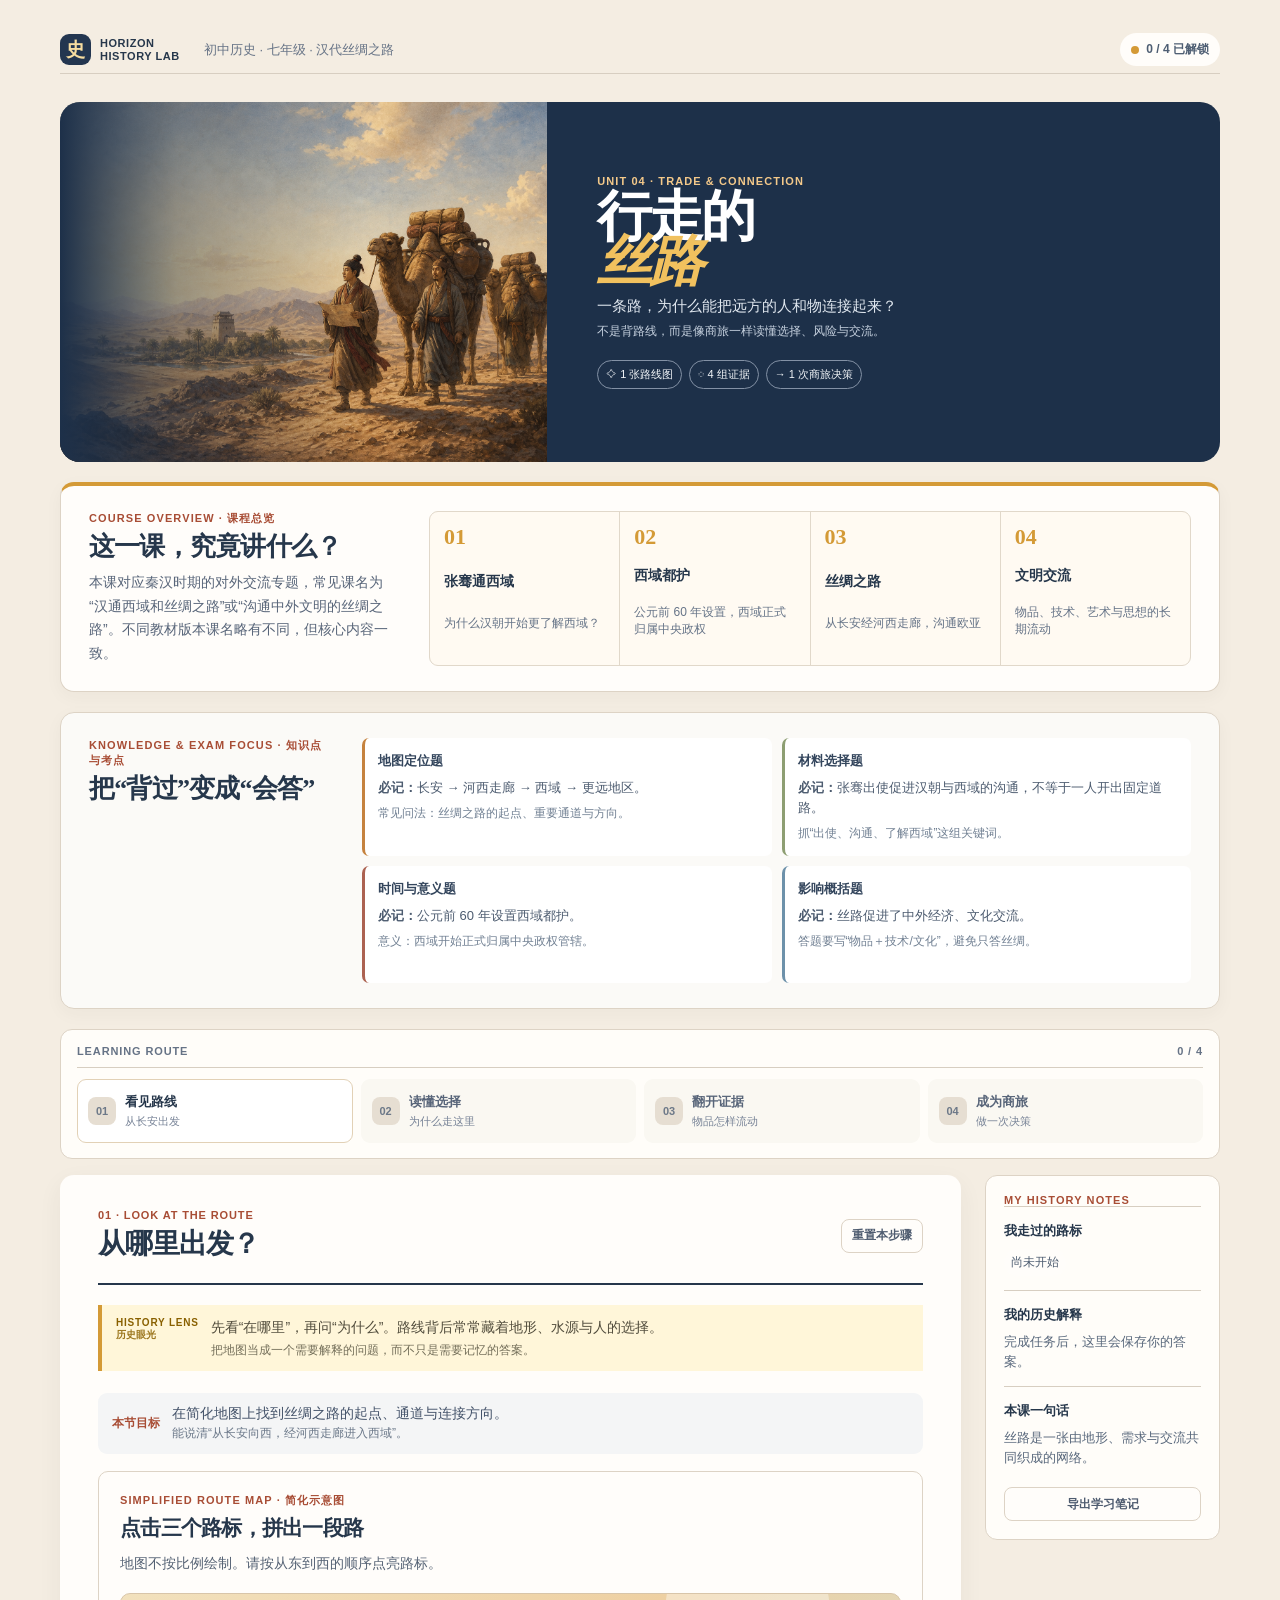
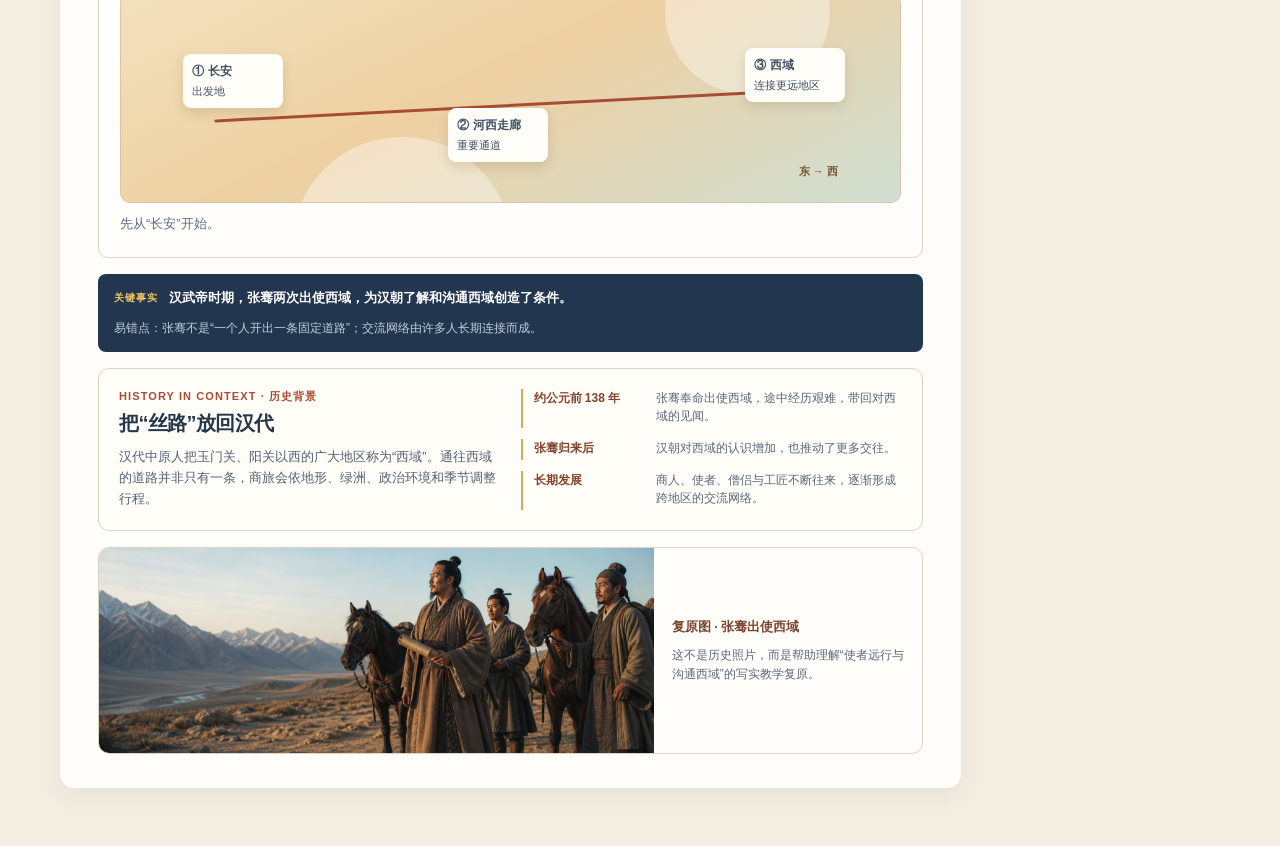
<file: 初中历史互动课/preview.html>
<!doctype html>
<html lang="zh-CN">
<head>
  <meta charset="UTF-8" />
  <meta name="viewport" content="width=device-width, initial-scale=1.0" />
  <meta name="theme-color" content="#233650" />
  <title>行走的丝路｜初中历史互动课</title>
  <link rel="stylesheet" href="styles.css" />
  <link rel="stylesheet" href="history-extra.css" />
  <link rel="stylesheet" href="layout-redesign.css" />
  <link rel="stylesheet" href="historical-images.css" />
</head>
<body>
  <main class="shell" id="top">
    <header class="topbar">
      <a href="#top" class="brand" aria-label="回到课程首页"><b>史</b><span>HORIZON<br />HISTORY LAB</span></a>
      <p>初中历史 · 七年级 · 汉代丝绸之路</p>
      <div class="progress-pill"><span></span><b id="progressText">0 / 4 已解锁</b></div>
    </header>

    <section class="hero" aria-labelledby="courseTitle">
      <div class="hero-copy"><p class="eyebrow">UNIT 04 · TRADE &amp; CONNECTION</p><h1 id="courseTitle">行走的<br /><i>丝路</i></h1><p>一条路，为什么能把远方的人和物连接起来？<small>不是背路线，而是像商旅一样读懂选择、风险与交流。</small></p><div class="hero-meta"><span>⟡ 1 张路线图</span><span>◌ 4 组证据</span><span>→ 1 次商旅决策</span></div></div>
      <figure><img src="assets/silk-road-caravan.png" alt="汉代风格的商旅与骆驼行进在沙漠绿洲旁" /></figure>
    </section>

    <section class="course-overview" aria-labelledby="overviewTitle">
      <div class="overview-intro"><p class="label">COURSE OVERVIEW · 课程总览</p><h2 id="overviewTitle">这一课，究竟讲什么？</h2><p>本课对应秦汉时期的对外交流专题，常见课名为“汉通西域和丝绸之路”或“沟通中外文明的丝绸之路”。不同教材版本课名略有不同，但核心内容一致。</p></div>
      <div class="chapter-path"><div><b>01</b><span>张骞通西域</span><small>为什么汉朝开始更了解西域？</small></div><div><b>02</b><span>西域都护</span><small>公元前 60 年设置，西域正式归属中央政权</small></div><div><b>03</b><span>丝绸之路</span><small>从长安经河西走廊，沟通欧亚</small></div><div><b>04</b><span>文明交流</span><small>物品、技术、艺术与思想的长期流动</small></div></div>
    </section>

    <section class="exam-board" aria-labelledby="examTitle">
      <div><p class="label">KNOWLEDGE &amp; EXAM FOCUS · 知识点与考点</p><h2 id="examTitle">把“背过”变成“会答”</h2></div>
      <div class="exam-grid"><article><b>地图定位题</b><p><strong>必记：</strong>长安 → 河西走廊 → 西域 → 更远地区。</p><small>常见问法：丝绸之路的起点、重要通道与方向。</small></article><article><b>材料选择题</b><p><strong>必记：</strong>张骞出使促进汉朝与西域的沟通，不等于一人开出固定道路。</p><small>抓“出使、沟通、了解西域”这组关键词。</small></article><article><b>时间与意义题</b><p><strong>必记：</strong>公元前 60 年设置西域都护。</p><small>意义：西域开始正式归属中央政权管辖。</small></article><article><b>影响概括题</b><p><strong>必记：</strong>丝路促进了中外经济、文化交流。</p><small>答题要写“物品＋技术/文化”，避免只答丝绸。</small></article></div>
    </section>

    <section class="course-layout">
      <aside class="route-list"><div class="side-title"><span>LEARNING ROUTE</span><b id="doneCount">0 / 4</b></div><nav aria-label="课程学习地图"><button class="route active" data-step="0"><b>01</b><span><strong>看见路线</strong><small>从长安出发</small></span></button><button class="route" data-step="1"><b>02</b><span><strong>读懂选择</strong><small>为什么走这里</small></span></button><button class="route" data-step="2"><b>03</b><span><strong>翻开证据</strong><small>物品怎样流动</small></span></button><button class="route" data-step="3"><b>04</b><span><strong>成为商旅</strong><small>做一次决策</small></span></button></nav><section class="teacher-tip"><b>老师提醒</b><p>丝绸之路不是地图上的一根线，而是一张不断延伸的交流网络。</p></section></aside>

      <section class="stage">
        <header class="stage-head"><div><p id="stageNo">01 · LOOK AT THE ROUTE</p><h2 id="stageTitle">从哪里出发？</h2></div><button id="reset" class="secondary">重置本步骤</button></header>
        <section class="coach"><b>HISTORY LENS<br /><span>历史眼光</span></b><div><p id="coachText">先看“在哪里”，再问“为什么”。路线背后常常藏着地形、水源与人的选择。</p><small id="coachSub">把地图当成一个需要解释的问题，而不只是需要记忆的答案。</small></div></section>

        <article class="panel active" data-panel="0">
          <section class="goal"><b>本节目标</b><span>在简化地图上找到丝绸之路的起点、通道与连接方向。<small>能说清“从长安向西，经河西走廊进入西域”。</small></span></section>
          <section class="map-card"><div class="map-copy"><p class="label">SIMPLIFIED ROUTE MAP · 简化示意图</p><h3>点击三个路标，拼出一段路</h3><p>地图不按比例绘制。请按从东到西的顺序点亮路标。</p></div><div class="silk-map" id="silkMap" aria-label="丝绸之路简化路线图"><div class="map-line"></div><button class="map-stop start" data-stop="changan"><b>① 长安</b><span>出发地</span></button><button class="map-stop middle" data-stop="hexi"><b>② 河西走廊</b><span>重要通道</span></button><button class="map-stop end" data-stop="xiyu"><b>③ 西域</b><span>连接更远地区</span></button><div class="map-note">东 → 西</div></div><p id="mapFeedback" class="feedback" aria-live="polite">先从“长安”开始。</p></section>
          <section class="fact-strip"><b>关键事实</b><p>汉武帝时期，张骞两次出使西域，为汉朝了解和沟通西域创造了条件。</p><span>易错点：张骞不是“一个人开出一条固定道路”；交流网络由许多人长期连接而成。</span></section>
          <section class="history-brief"><div><p class="label">HISTORY IN CONTEXT · 历史背景</p><h3>把“丝路”放回汉代</h3><p>汉代中原人把玉门关、阳关以西的广大地区称为“西域”。通往西域的道路并非只有一条，商旅会依地形、绿洲、政治环境和季节调整行程。</p></div><ol class="timeline"><li><b>约公元前 138 年</b><span>张骞奉命出使西域，途中经历艰难，带回对西域的见闻。</span></li><li><b>张骞归来后</b><span>汉朝对西域的认识增加，也推动了更多交往。</span></li><li><b>长期发展</b><span>商人、使者、僧侣与工匠不断往来，逐渐形成跨地区的交流网络。</span></li></ol></section>
          <figure class="scene-evidence"><img src="assets/zhang-qian-envoy.png" alt="教学复原图：汉代使者队伍在山地通道前向西行进" /><figcaption><b>复原图 · 张骞出使西域</b><span>这不是历史照片，而是帮助理解“使者远行与沟通西域”的写实教学复原。</span></figcaption></figure>
        </article>

        <article class="panel" data-panel="1">
          <section class="goal"><b>本节目标</b><span>用地形和补给解释：商旅为什么会选择河西走廊。<small>从“记地点”转为“用条件解释地点”。</small></span></section>
          <div class="choice-layout"><section class="terrain-card"><p class="label">THE PROBLEM · 问题</p><h3>商旅不喜欢绕路，为什么还要走“走廊”？</h3><div class="terrain-scene"><span>北：高山</span><i>河西走廊</i><span>南：荒漠与高原</span></div><p>面对高山、荒漠和长距离行程，商旅需要更稳定的通道、水源和停留点。</p></section><section class="decision-card"><p class="label">MAKE A CLAIM · 做判断</p><h3>哪个解释最合理？</h3><div class="answers" data-question="terrain"><button data-value="wrong">因为那里离所有地方最近。</button><button data-value="right">因为这里相对便于通行，也能连接绿洲与补给点。</button><button data-value="wrong">因为商人只喜欢沿着一条直线走。</button></div><p id="terrainFeedback" class="feedback"></p></section></div>
          <section class="thinking-strip"><b>解释公式</b><span>地形与水源</span><i>＋</i><span>人的需要</span><i>→</i><strong>路线选择</strong></section>
          <section class="history-note"><b>补充理解</b><p>河西走廊是相对狭长的地带，北有山地，南有祁连山等地貌；它能够把中原与西域方向连接起来。路线会有分支，不能把历史上的丝路想成一条永远不变的直线。</p></section>
        </article>

        <article class="panel" data-panel="2">
          <section class="goal"><b>本节目标</b><span>通过物品卡片，理解丝路带来的是双向、多方面的交流。<small>看见物品背后的生产、生活与文化联系。</small></span></section>
          <section class="evidence-lab"><div class="lab-head"><div><p class="label">EVIDENCE CARDS · 证据卡</p><h3>翻开卡片，找出“交流”</h3></div><p>点击一张卡：它从哪里来？又改变了什么？</p></div><div class="evidence-grid"><button class="evidence-card silk" data-card="silk"><span class="front"><i>01</i><b>丝绸</b><small>从中国向西</small></span><span class="back"><b>轻薄、珍贵，适合远距离携带。</b><p>物品不仅在流动，也让不同地区的人认识彼此的工艺与生活。</p></span></button><button class="evidence-card grape" data-card="grape"><span class="front"><i>02</i><b>葡萄</b><small>由西向东</small></span><span class="back"><b>葡萄、石榴、苜蓿等作物传入中原。</b><p>交流会改变日常饮食、种植与饲养。</p></span></button><button class="evidence-card horse" data-card="horse"><span class="front"><i>03</i><b>良马</b><small>需求与交换</small></span><span class="back"><b>不同地区各有资源与需求。</b><p>“我有的”与“我需要的”，会让交换持续发生。</p></span></button><button class="evidence-card belief" data-card="belief"><span class="front"><i>04</i><b>思想与艺术</b><small>慢慢传播</small></span><span class="back"><b>人员往来带来不止物品。</b><p>宗教、艺术与技术也会在长期交流中传播、融合。</p></span></button></div></section>
          <section class="exchange-table"><div><b>从东向西</b><span>丝绸、铁器等商品与工艺</span></div><div><b>从西向东</b><span>葡萄、石榴、苜蓿等作物，以及良马等资源</span></div><div><b>长期交流</b><span>人员往来促进技术、艺术与思想的传播和融合</span></div></section>
          <figure class="scene-evidence trade-scene"><img src="assets/silk-grape-trade.png" alt="教学复原图：绿洲商人交换丝绸和葡萄" /><figcaption><b>复原图 · 绿洲中的交换</b><span>用“丝绸与葡萄”看见双向交流：不同地区交换各自拥有和需要的物品。</span></figcaption></figure>
          <section class="check"><div><p class="label">CHECK · L2</p><h3>哪一句最准确？</h3></div><div class="answers compact" data-question="exchange"><button data-value="wrong">丝绸之路只运送丝绸。</button><button data-value="right">丝绸之路促进了物品、技术与文化的交流。</button></div></section>
        </article>

        <article class="panel" data-panel="3">
          <section class="goal"><b>本节目标</b><span>用证据完成一次商旅决策，并说出自己的理由。<small>用“条件—选择—结果”的方式解释历史。</small></span></section>
          <section class="merchant-card"><div><p class="label">ROLE PLAY · 角色任务</p><h3>你是从长安出发的商旅</h3><p>队伍带着丝绸和铁器，准备向西行。你必须考虑：货物、道路和补给。</p><div class="scenario"><span>货物：轻而珍贵</span><span>困难：荒漠与远路</span><span>目标：安全抵达绿洲</span></div></div><div class="merchant-choice"><p>为了提高到达的可能性，你会？</p><div class="answers" data-question="merchant"><button data-value="wrong">离开通道，直接穿越未知荒漠。</button><button data-value="right">沿通道前进，在绿洲补给，并与沿途人群交换所需物品。</button><button data-value="wrong">只带最重的货物，不考虑水源。</button></div><p id="merchantFeedback" class="feedback"></p></div></section>
          <section class="exit-card"><div><b>EXIT TICKET · 离场任务</b><h3>完成一句历史解释</h3><p>“丝绸之路能延伸，是因为人们会根据 ______ 选择道路，并在途中进行 ______。”</p></div><textarea id="exitText" maxlength="100" placeholder="例如：地形和水源；补给与交换"></textarea><div class="exit-actions"><span id="countText">0 / 100</span><button id="saveExit">保存我的解释</button></div><p id="exitFeedback" class="feedback"></p></section>
        </article>
      </section>

      <aside class="notebook"><p class="label">MY HISTORY NOTES</p><section><b>我走过的路标</b><div id="visitedStops" class="tags"><span>尚未开始</span></div></section><section><b>我的历史解释</b><p id="savedExit">完成任务后，这里会保存你的答案。</p></section><section><b>本课一句话</b><p>丝路是一张由地形、需求与交流共同织成的网络。</p></section><button id="exportNotes" class="secondary">导出学习笔记</button></aside>
    </section>
  </main>
  <div id="toast" class="toast" role="status" aria-live="polite"></div>
  <script src="app.js"></script>
</body>
</html>
</file>
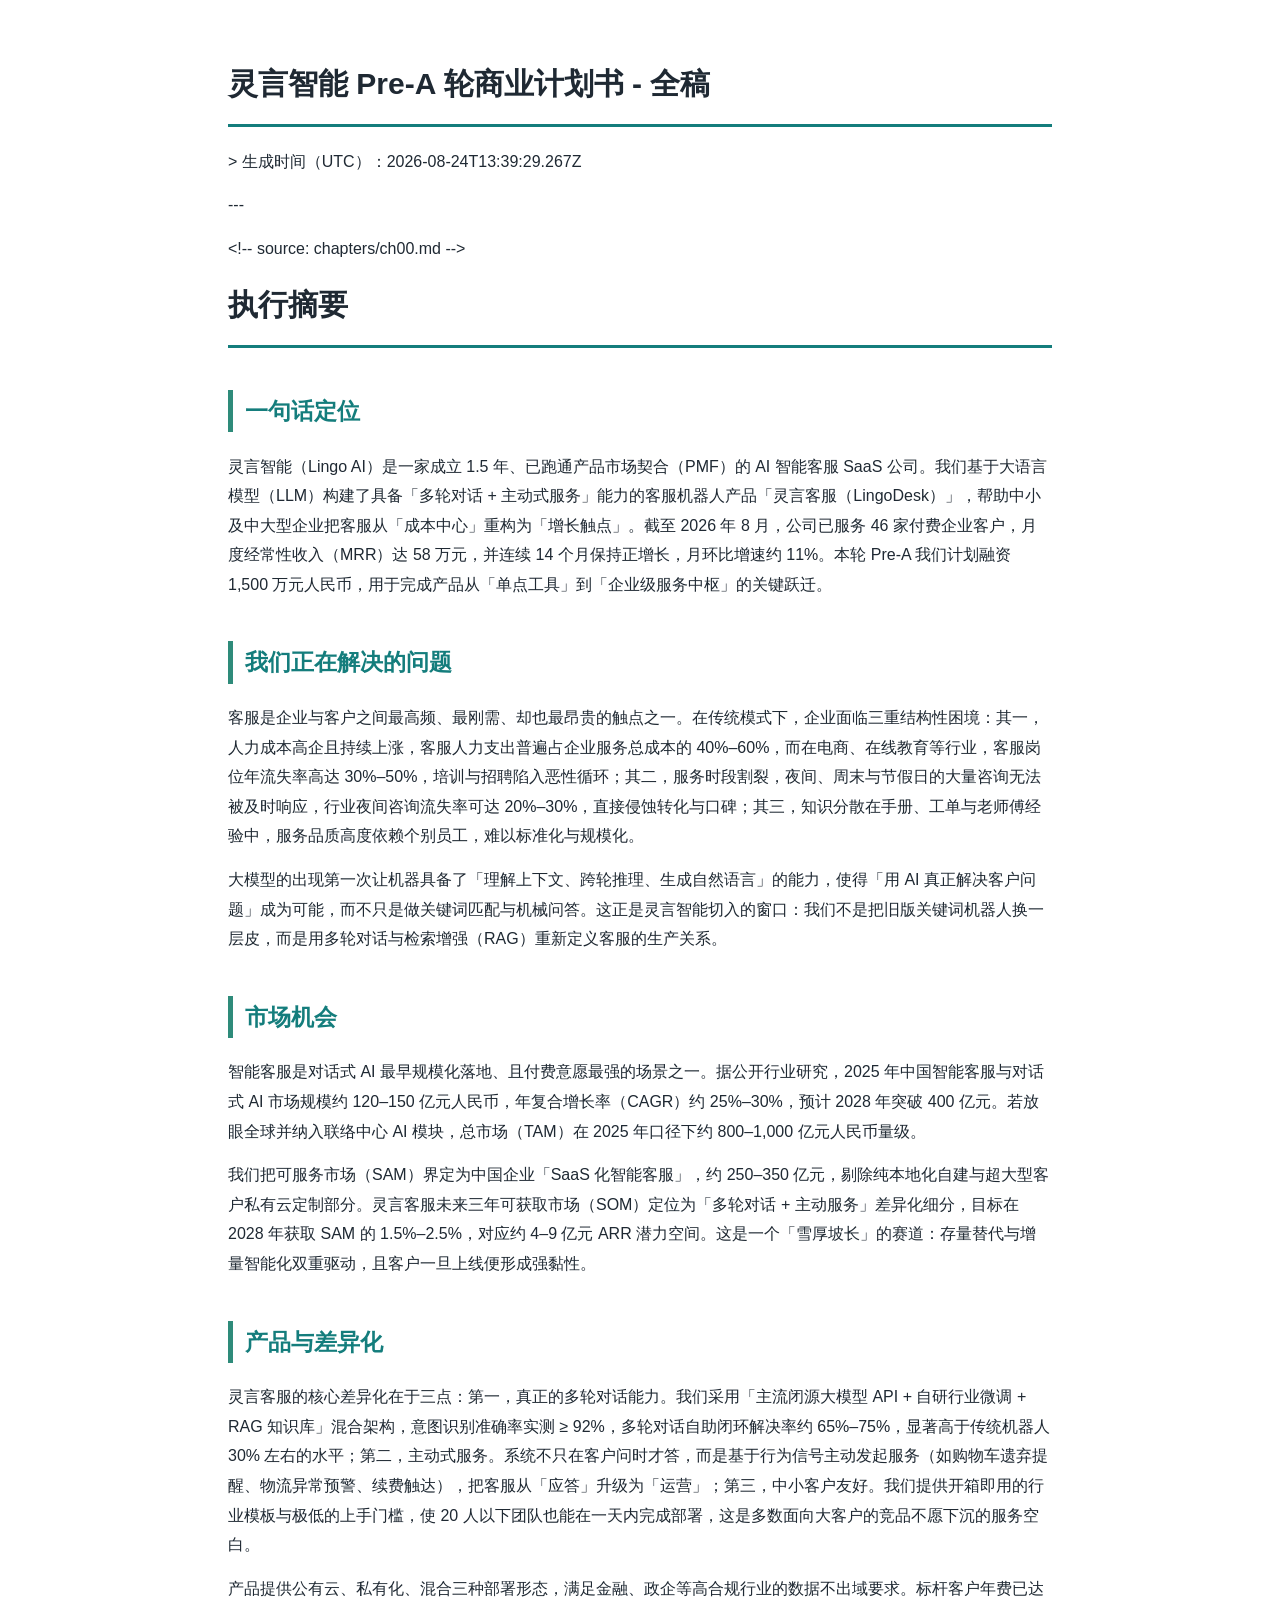
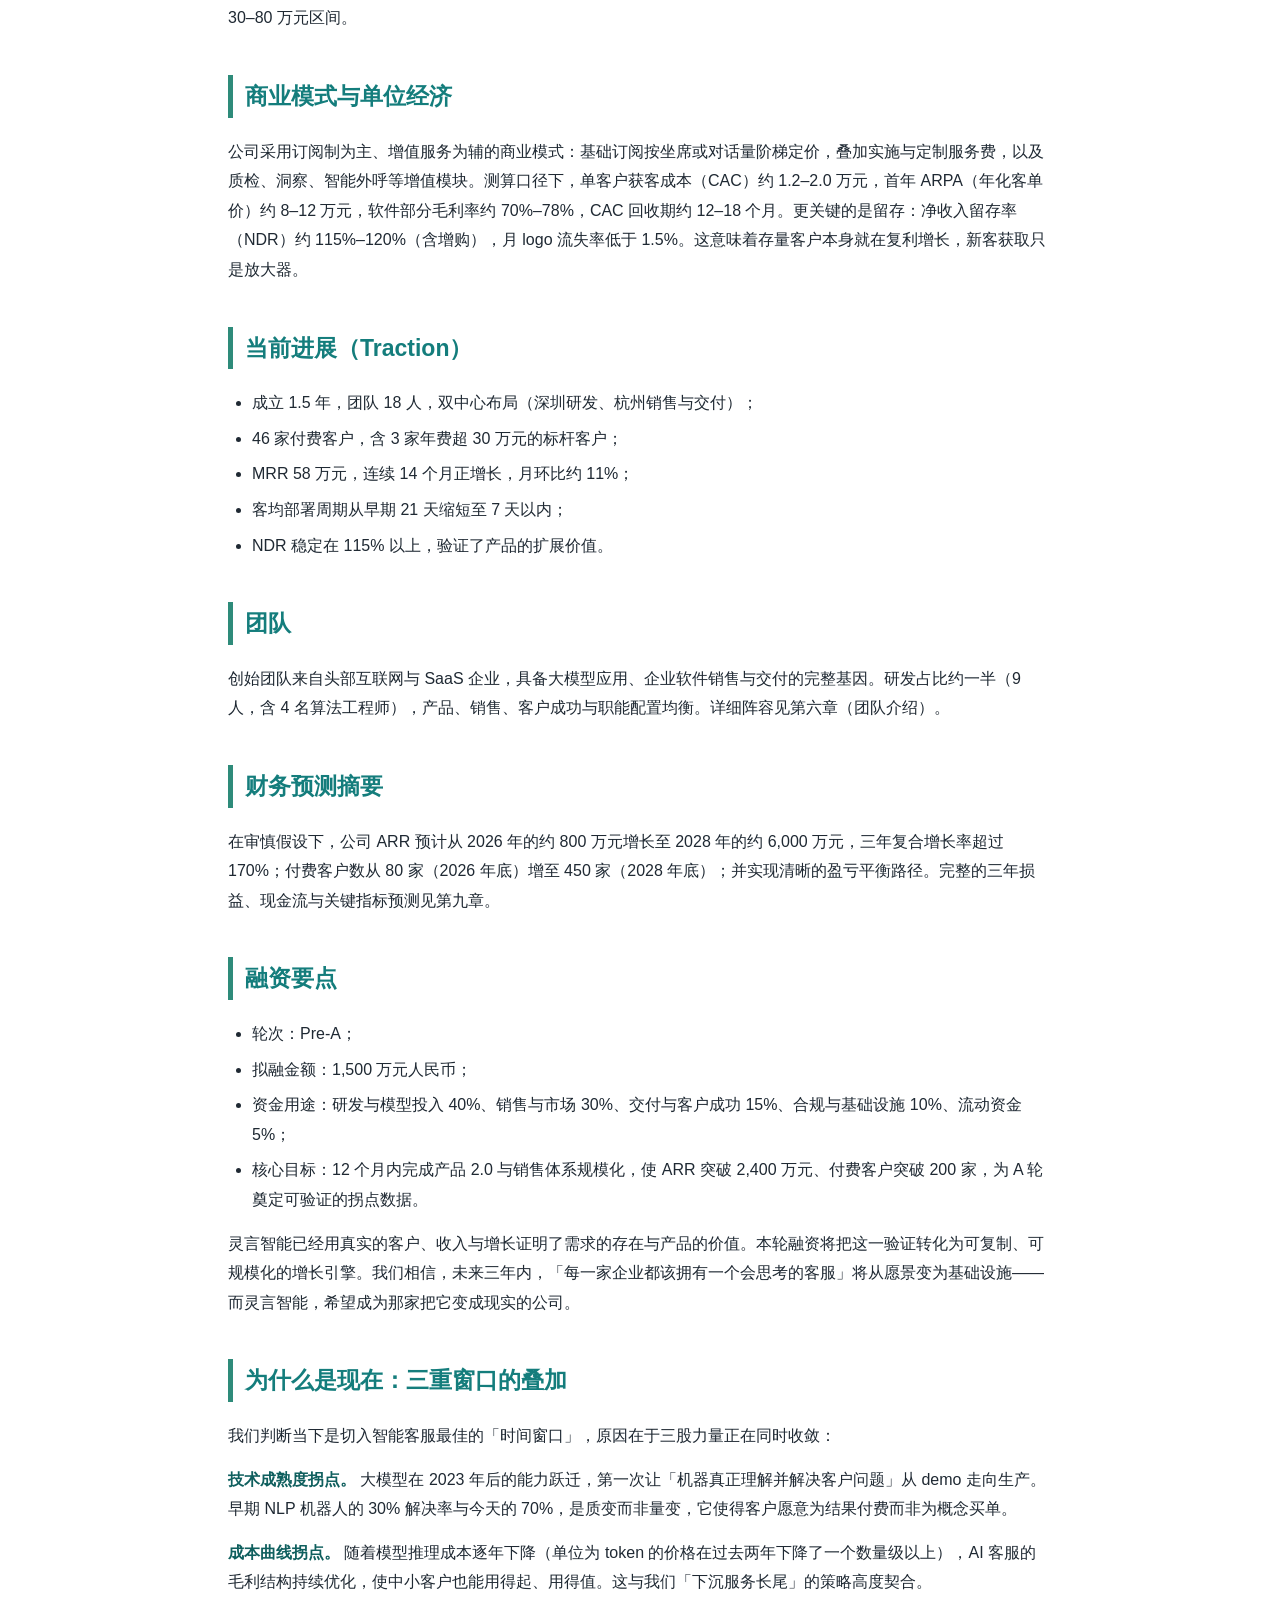
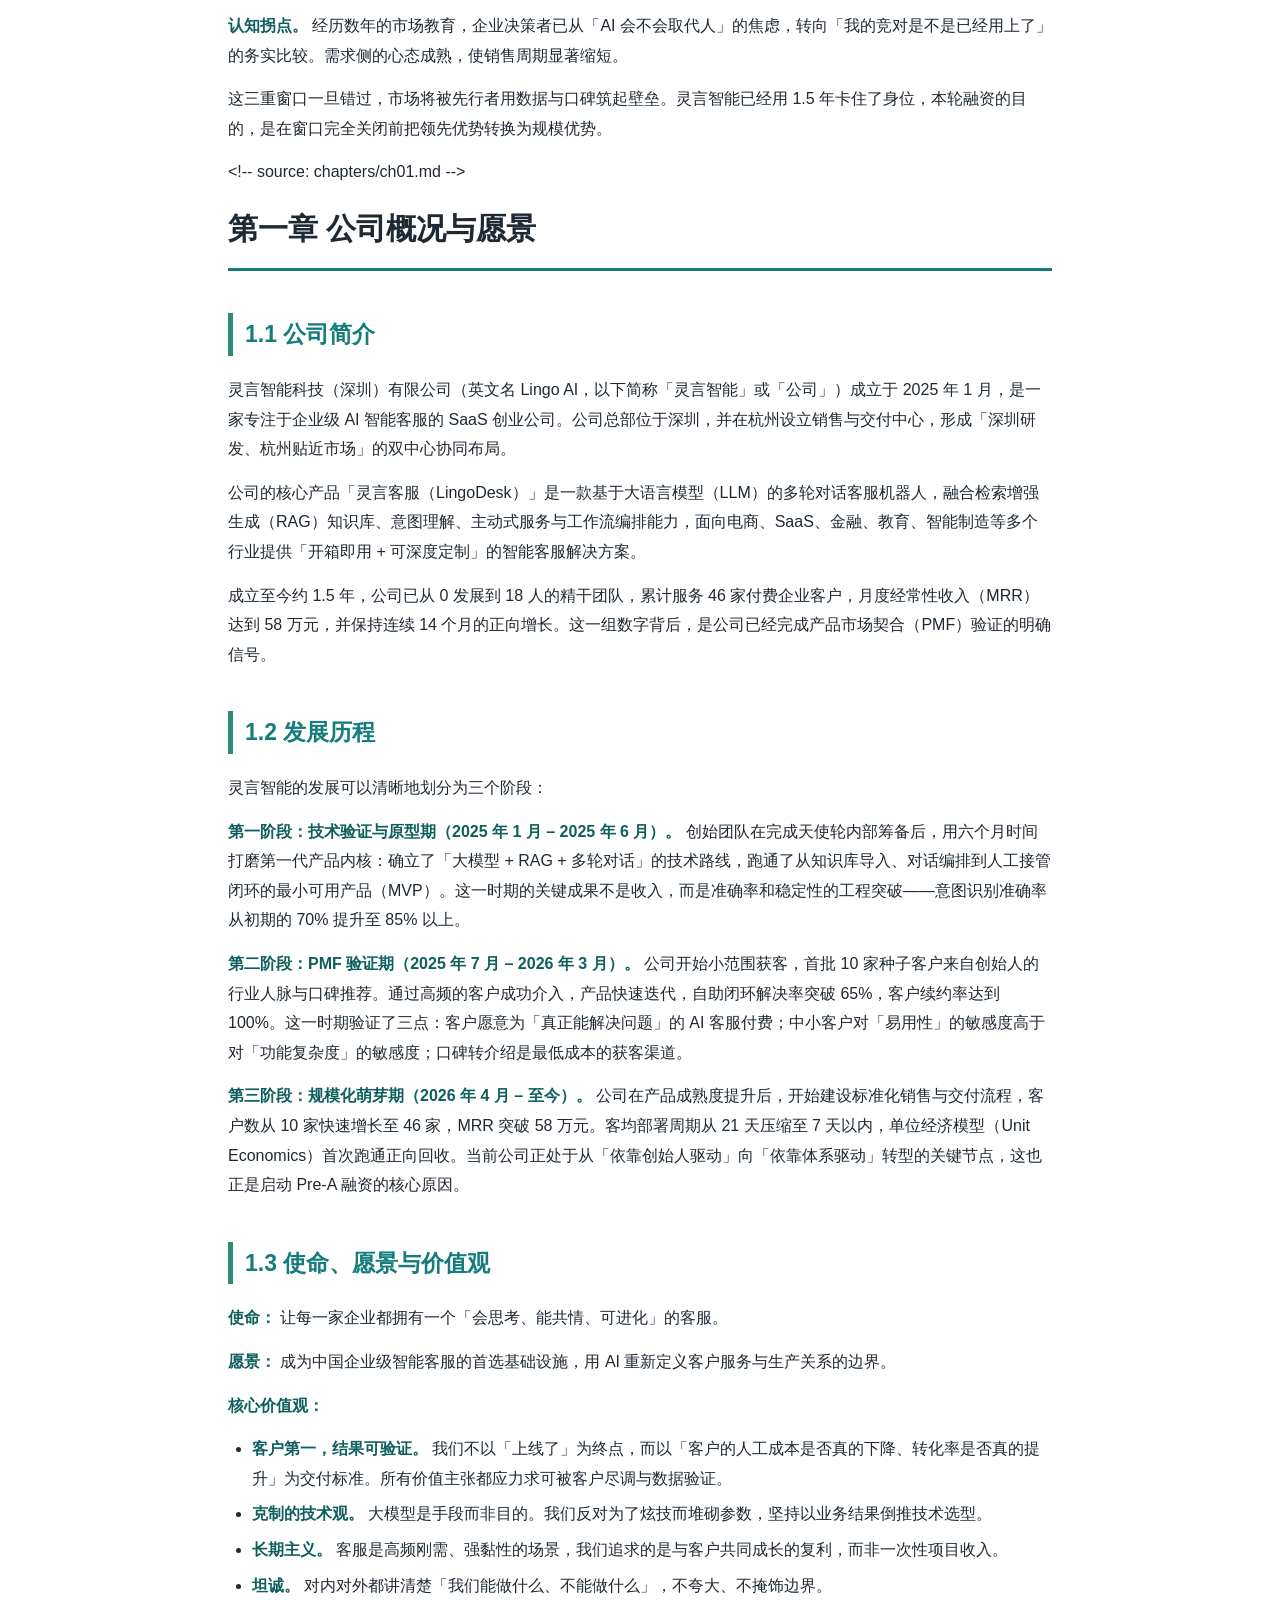
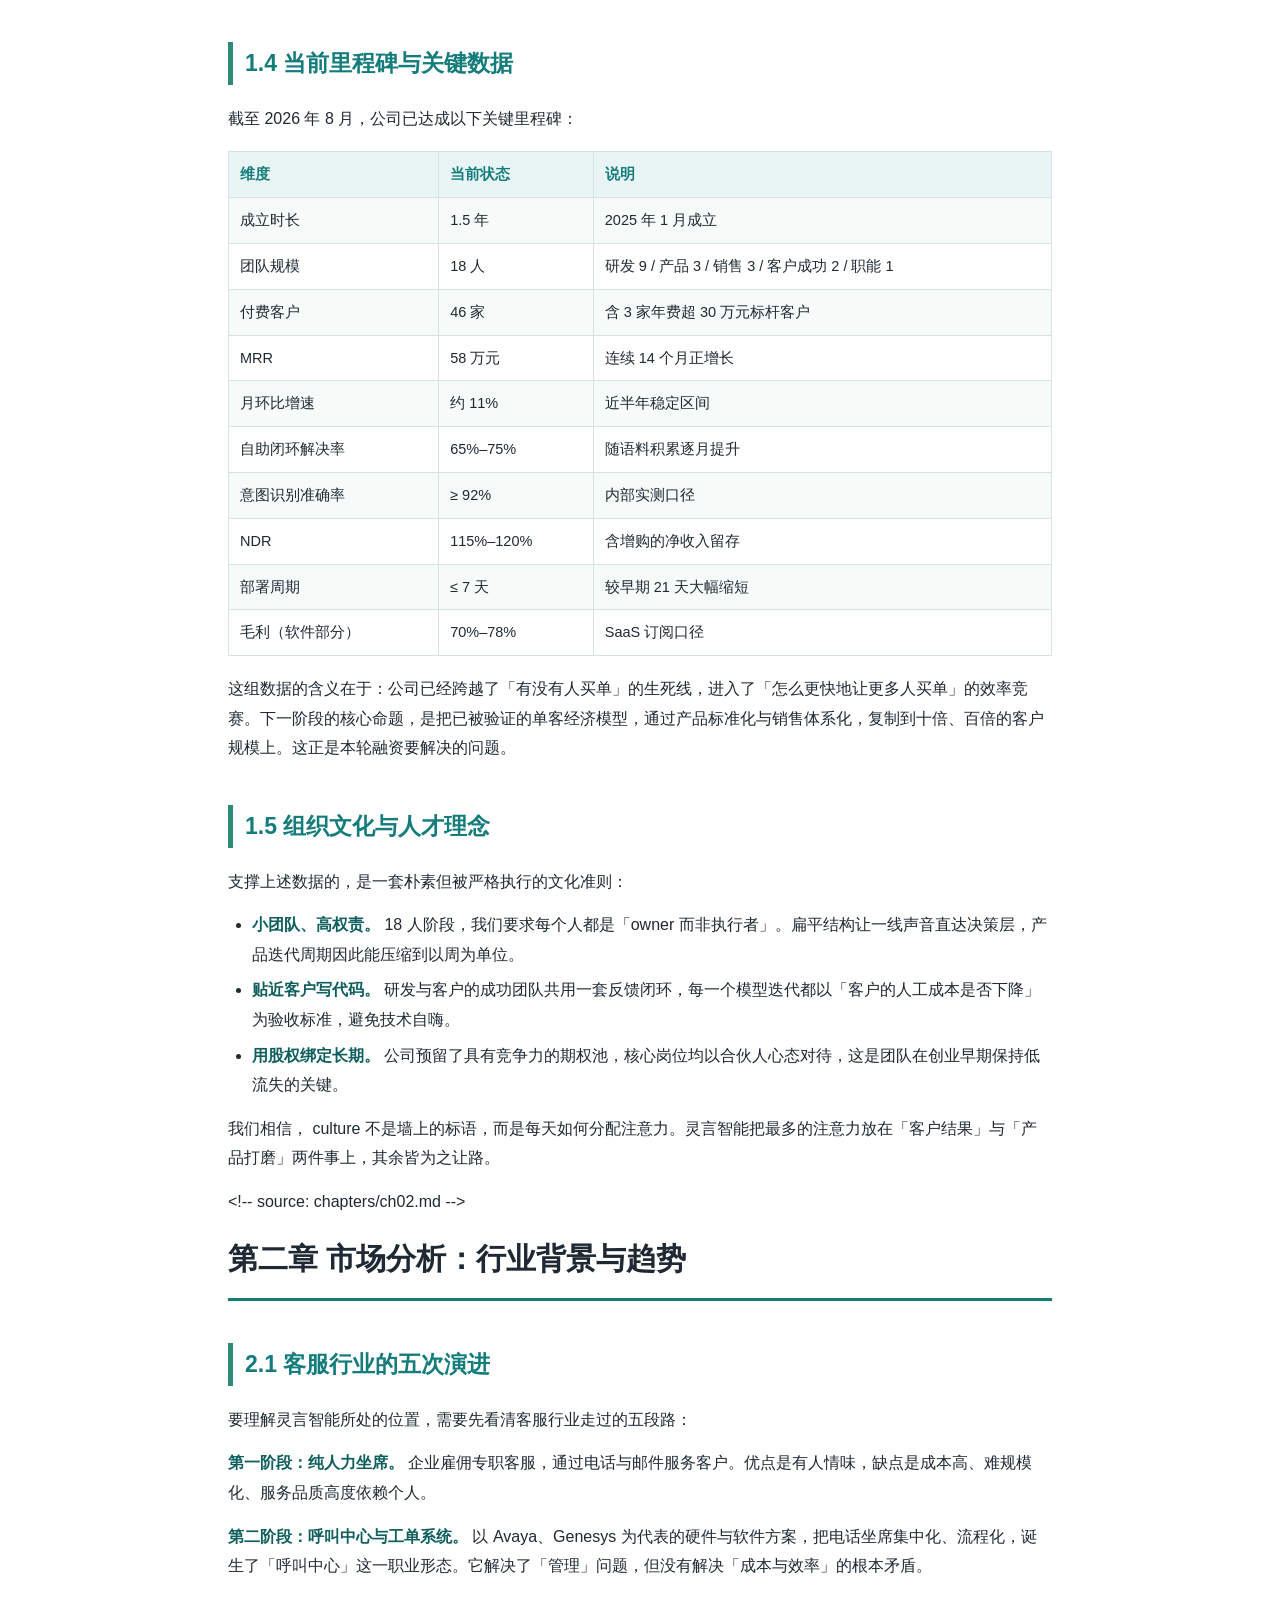
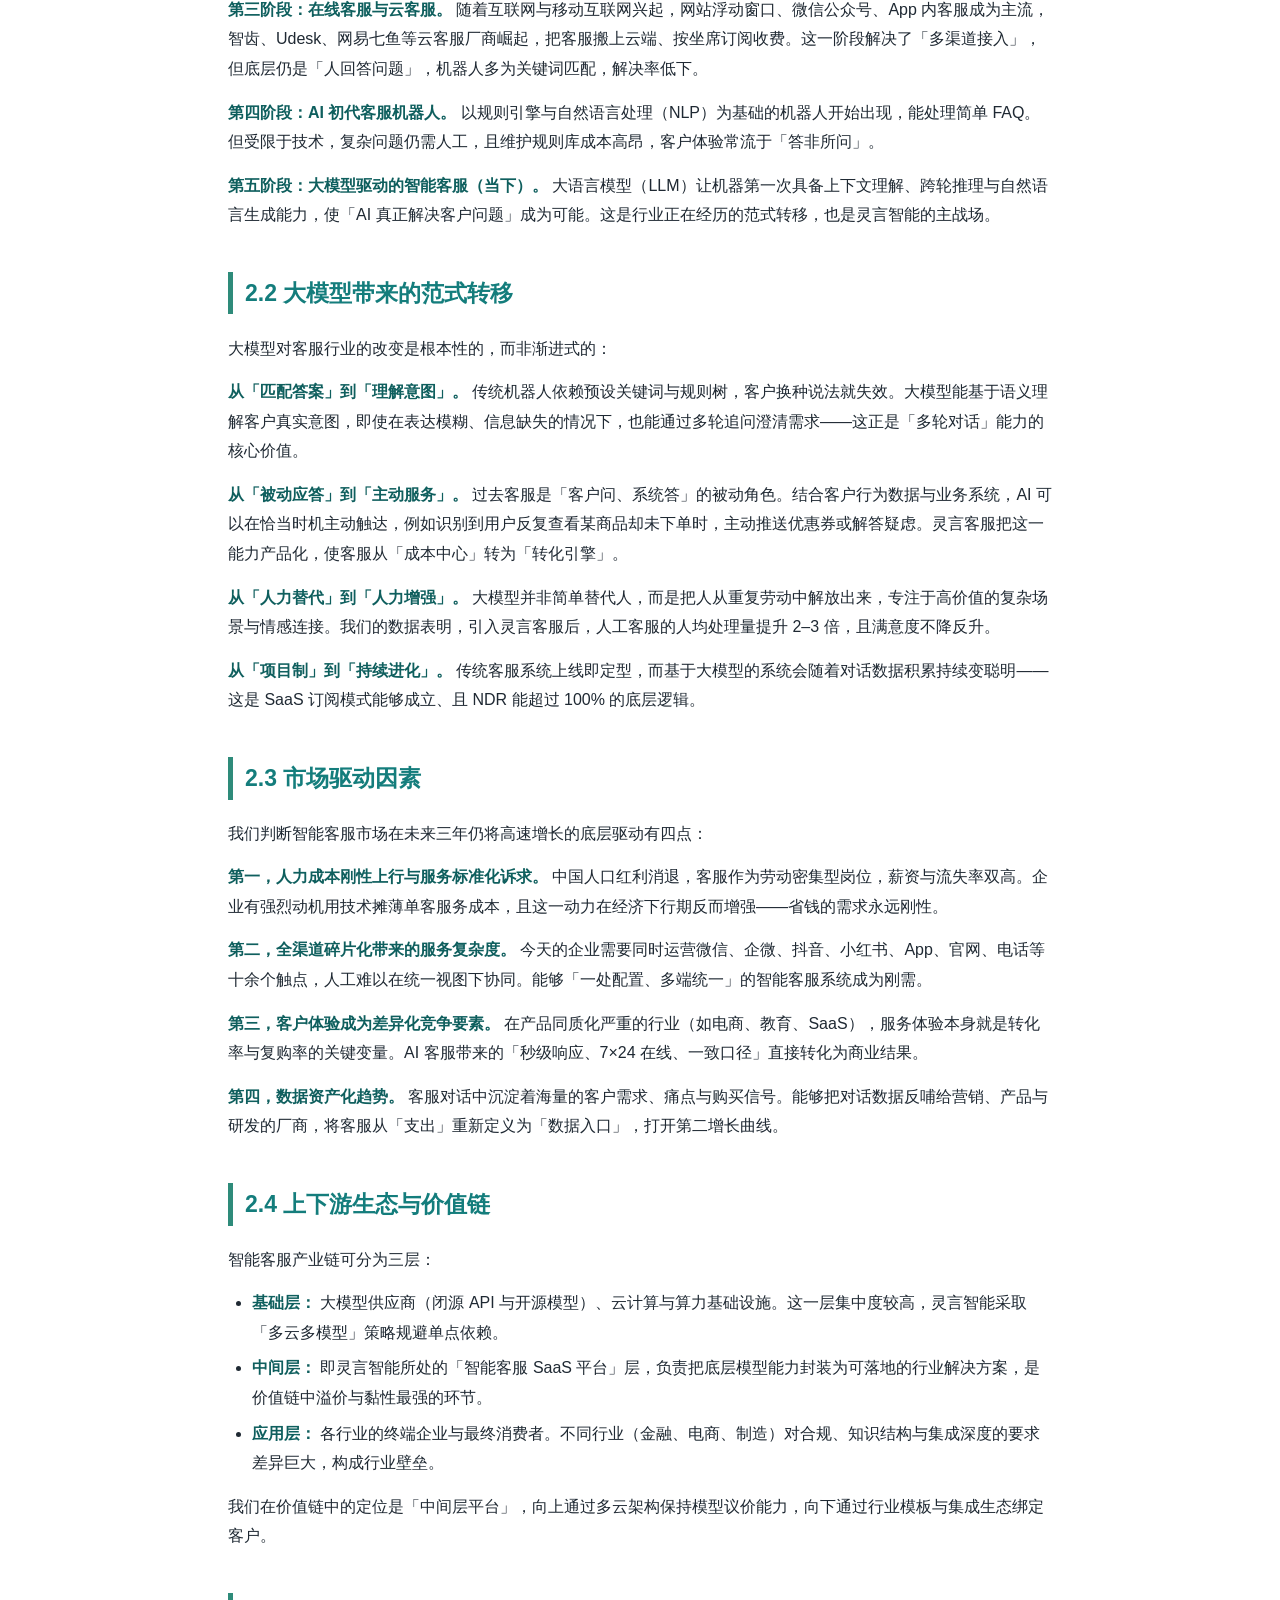
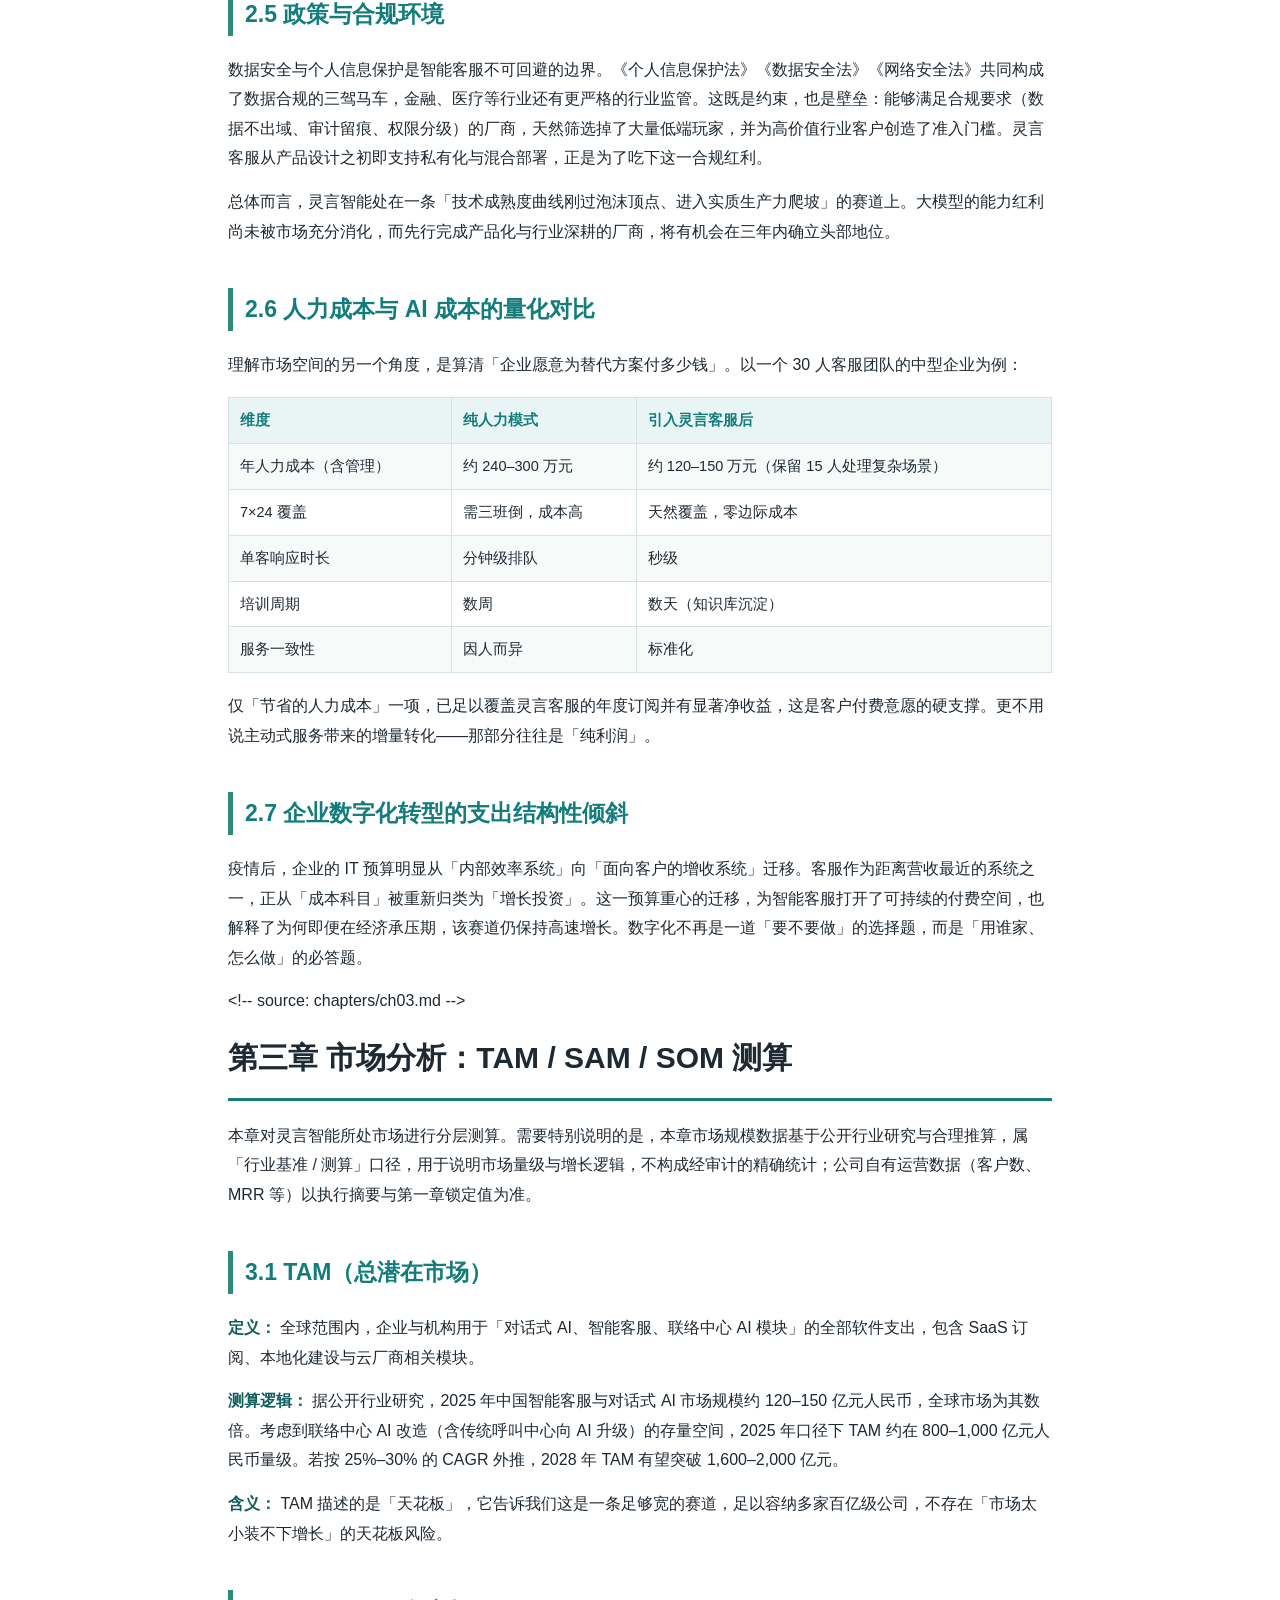
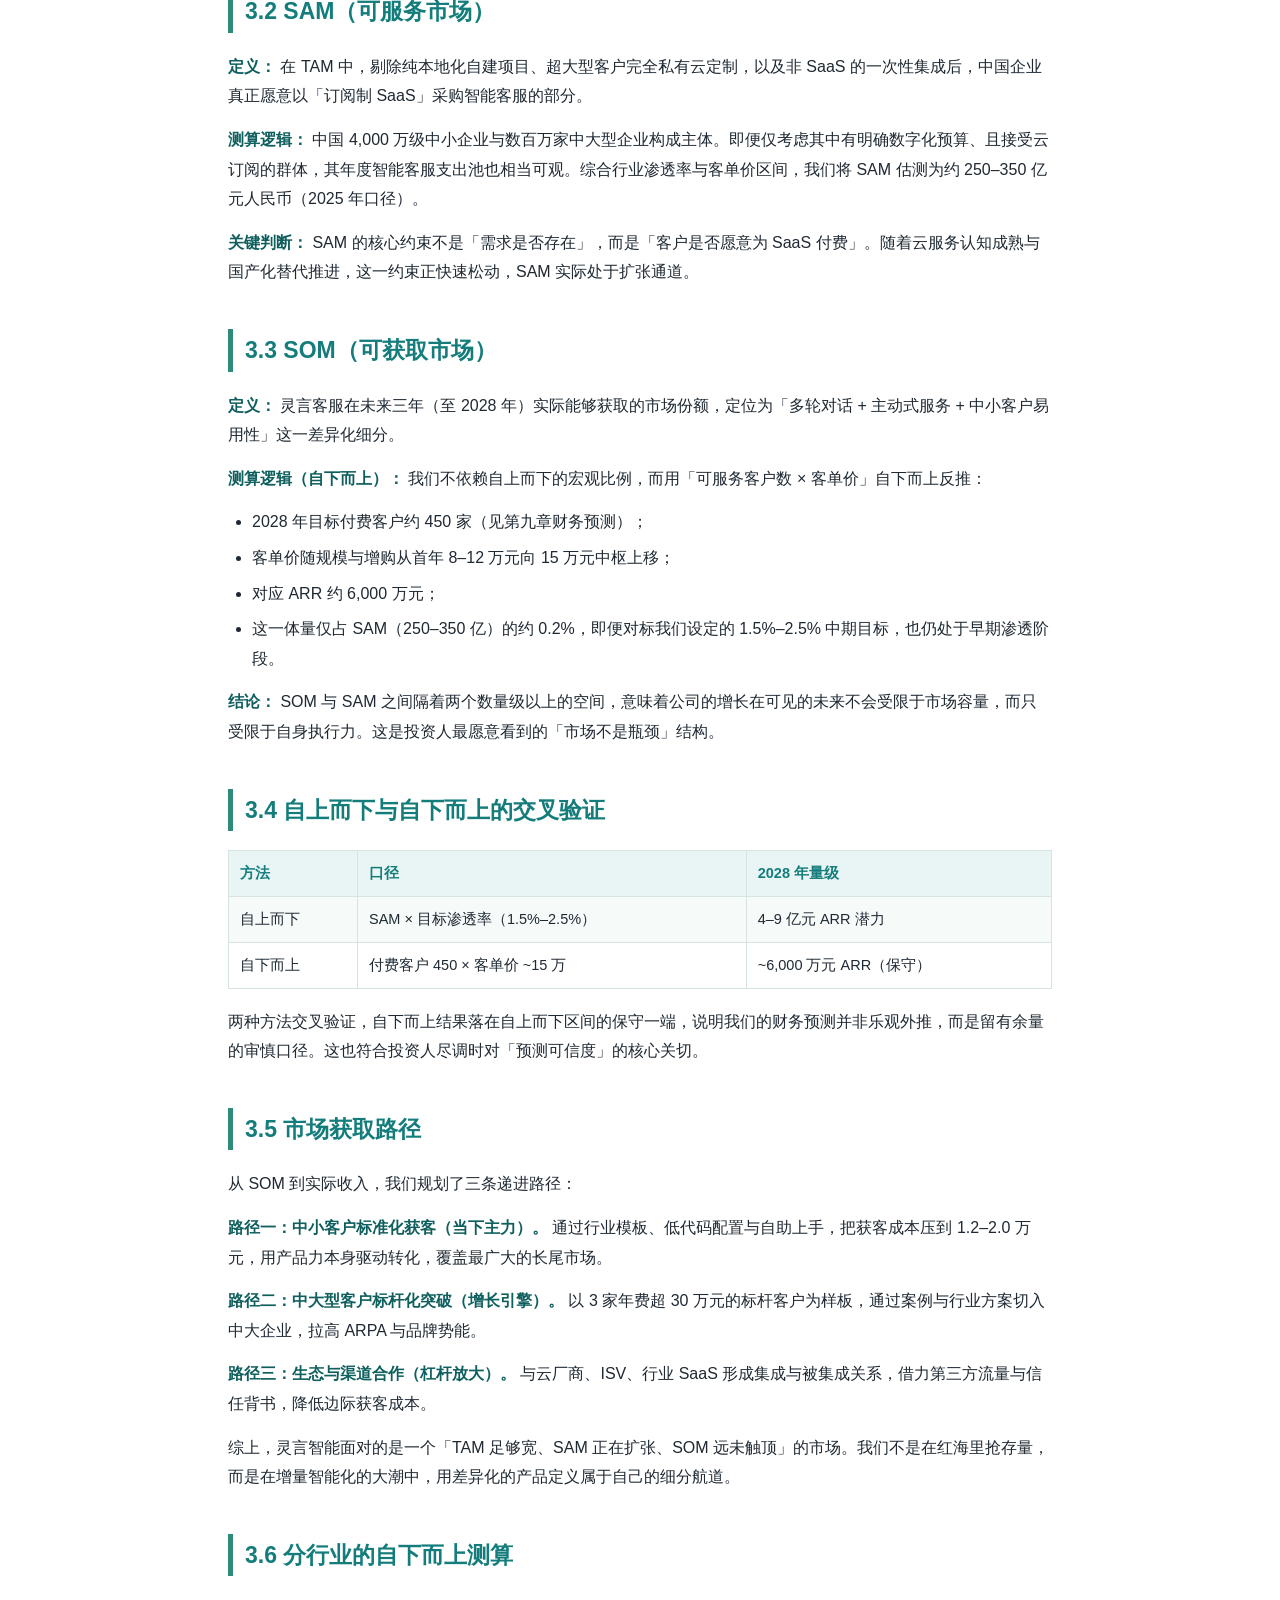
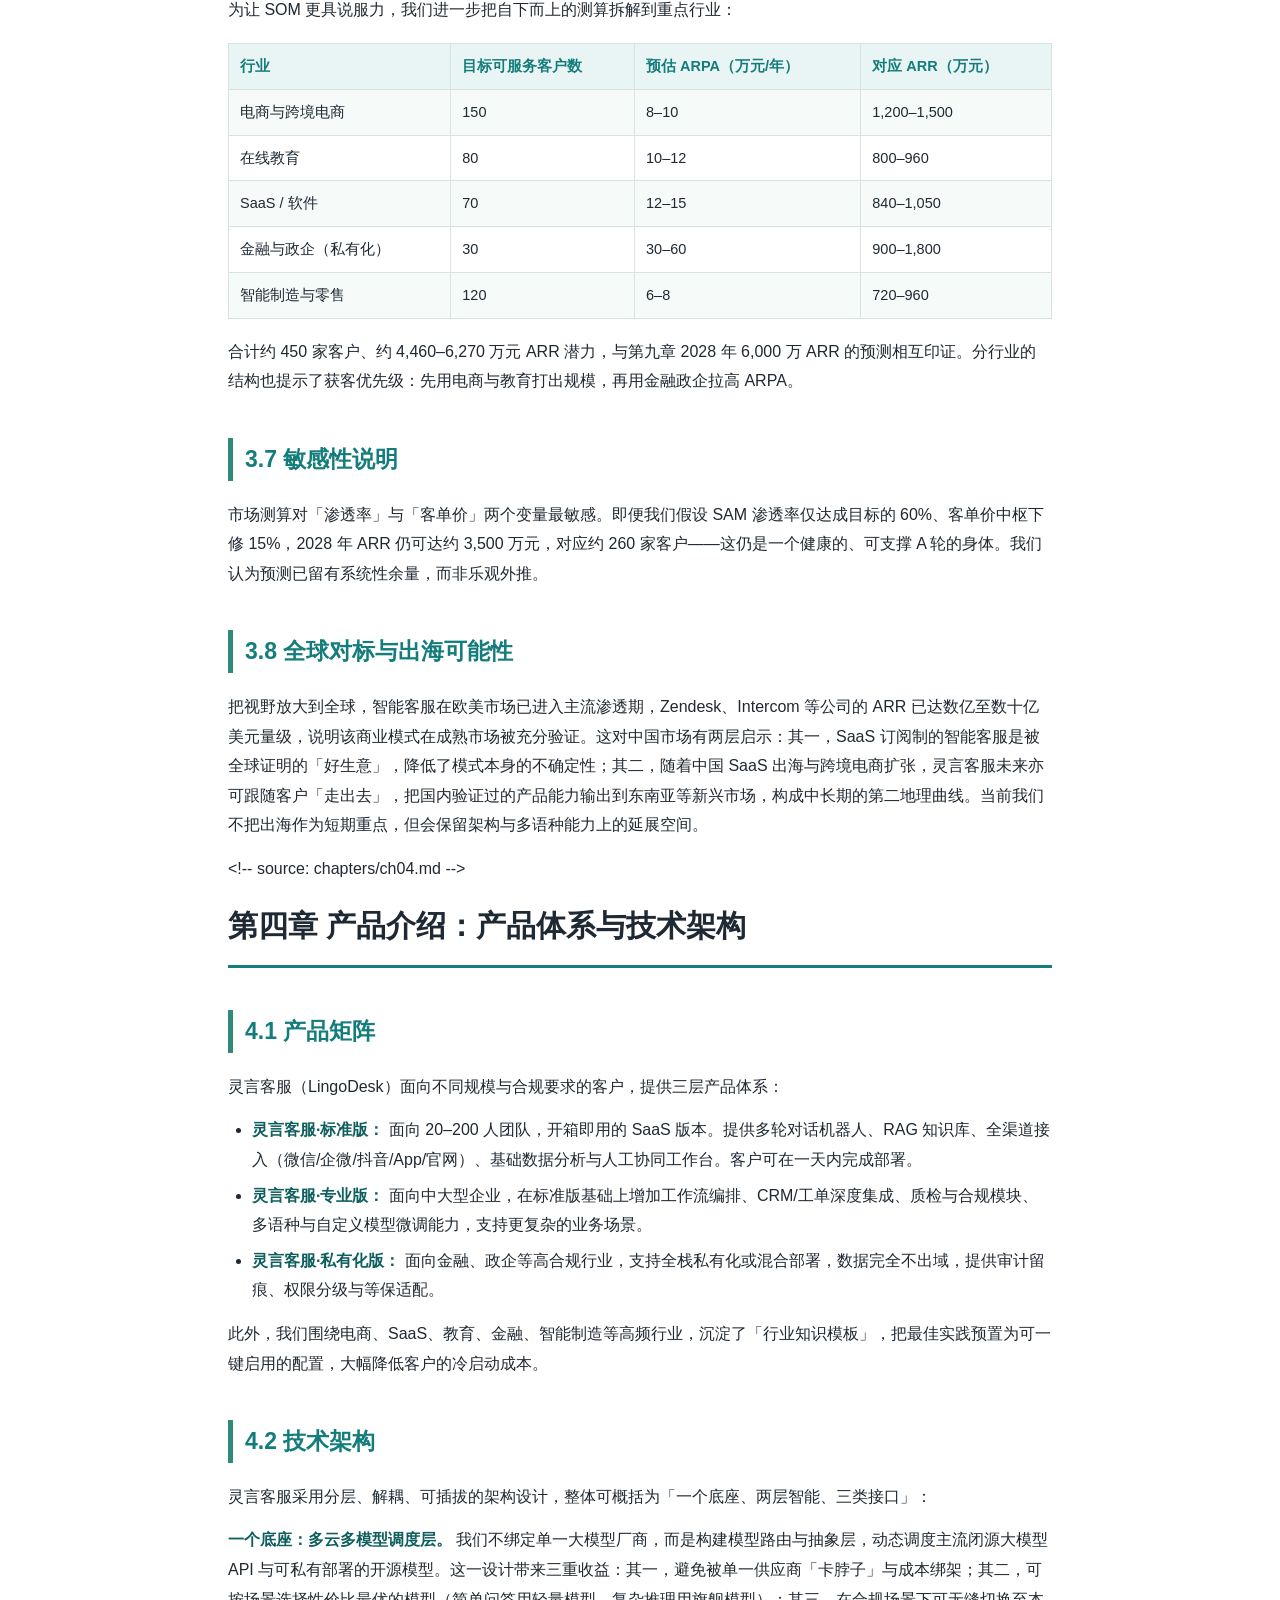
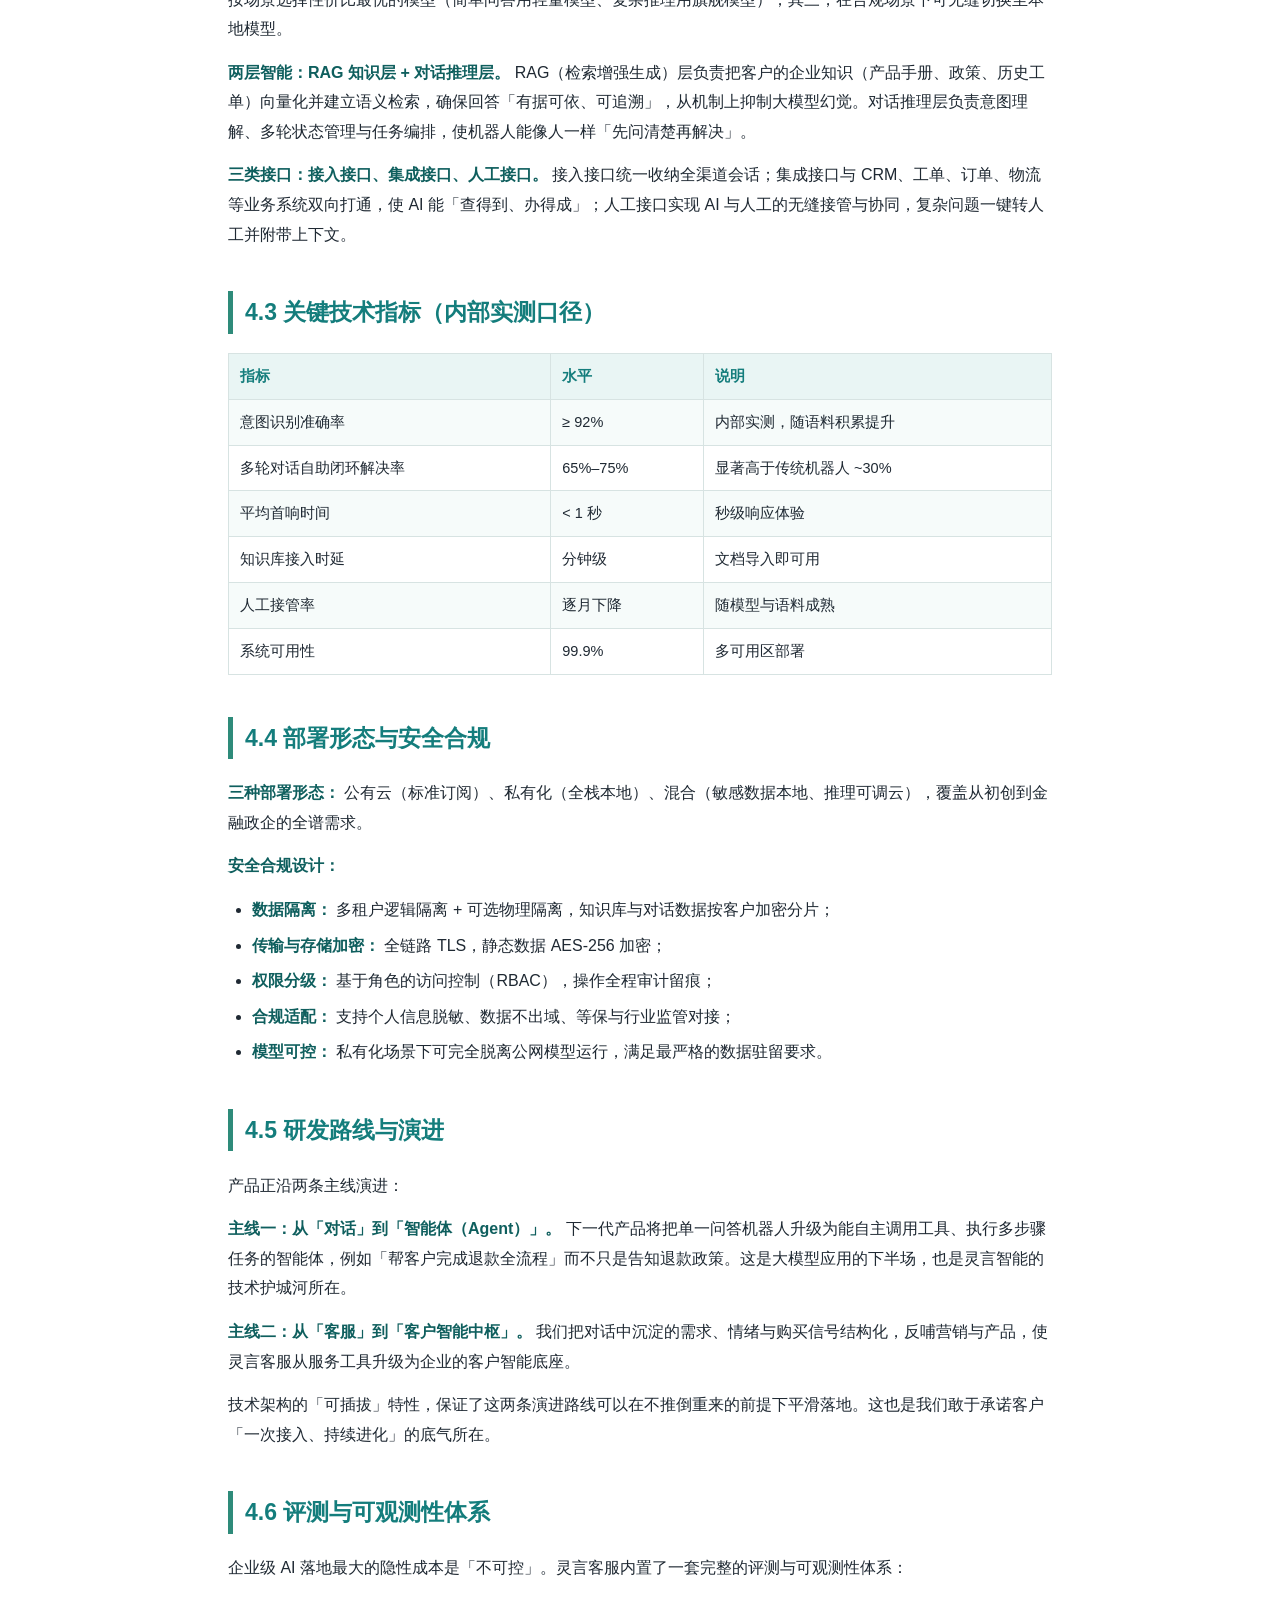
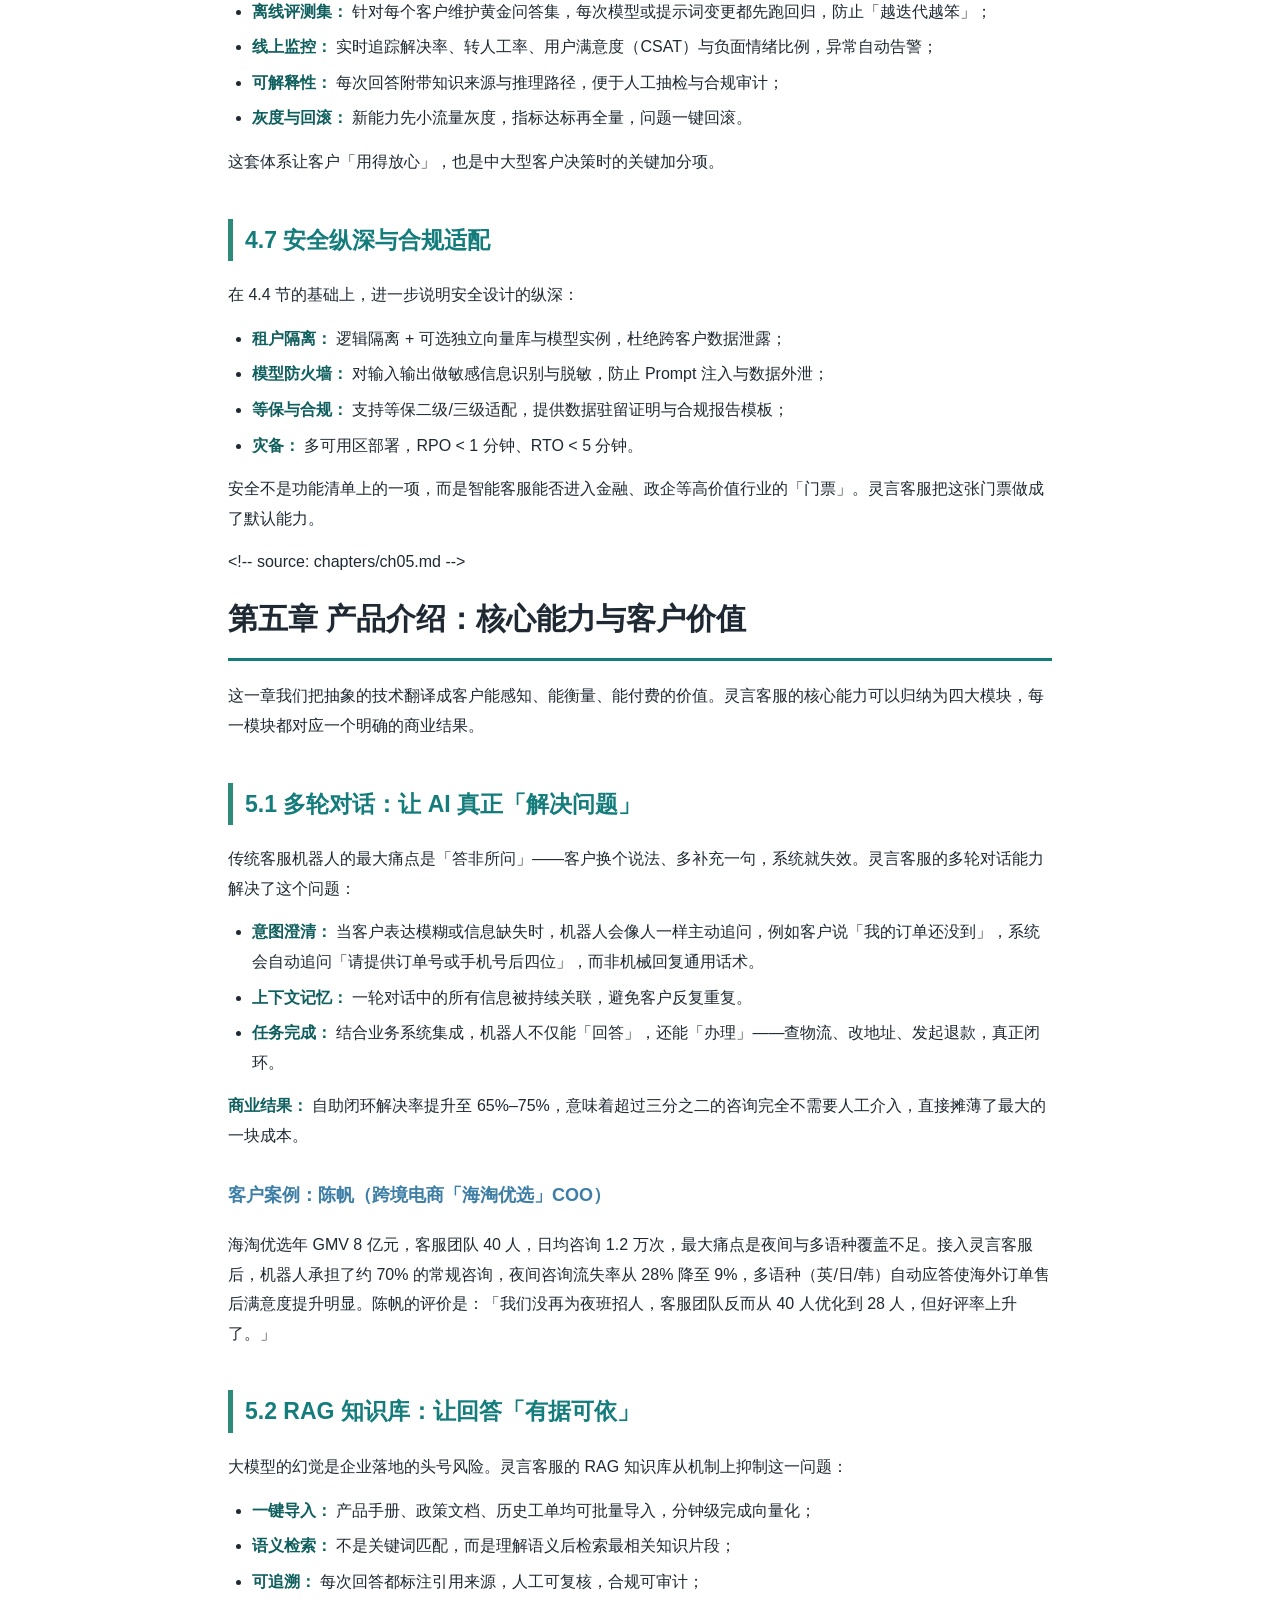
<file: AI客服SaaS_BP/deliverables/灵言智能Pre-A商业计划书.html>
<!DOCTYPE html><html lang="zh-CN"><head><meta charset="utf-8"><meta name="viewport" content="width=device-width,initial-scale=1"><title>灵言智能 Pre-A 轮商业计划书</title><style>*{box-sizing:border-box}body{font-family:-apple-system,"PingFang SC","Microsoft YaHei",sans-serif;max-width:880px;margin:0 auto;padding:48px 28px 80px;color:#1f2933;line-height:1.85;font-size:16px;background:#fff}h1{font-size:30px;border-bottom:3px solid #147D7C;padding-bottom:12px;margin-top:8px}h2{font-size:23px;color:#147D7C;margin-top:42px;border-left:5px solid #2E8B7A;padding-left:12px}h3{font-size:18px;color:#3D7EA6;margin-top:28px}h1,h2,h3{scroll-margin-top:20px}p{margin:14px 0}ul{margin:14px 0;padding-left:24px}li{margin:6px 0}table{border-collapse:collapse;width:100%;margin:18px 0;font-size:14.5px}th,td{border:1px solid #d7e3e2;padding:9px 11px;text-align:left}th{background:#E9F5F4;color:#147D7C;font-weight:600}tr:nth-child(even) td{background:#f6fbfa}code{background:#eef4f3;padding:1px 5px;border-radius:4px;font-size:13.5px}strong{color:#0f5f5e}</style></head><body>
<h1 id="sec-1">灵言智能 Pre-A 轮商业计划书 - 全稿</h1>
<p>&gt; 生成时间（UTC）：2026-08-24T13:39:29.267Z</p>
<p>---</p>
<p>&lt;!-- source: chapters/ch00.md --&gt;</p>
<h1 id="sec-2">执行摘要</h1>
<h2 id="sec-3">一句话定位</h2>
<p>灵言智能（Lingo AI）是一家成立 1.5 年、已跑通产品市场契合（PMF）的 AI 智能客服 SaaS 公司。我们基于大语言模型（LLM）构建了具备「多轮对话 + 主动式服务」能力的客服机器人产品「灵言客服（LingoDesk）」，帮助中小及中大型企业把客服从「成本中心」重构为「增长触点」。截至 2026 年 8 月，公司已服务 46 家付费企业客户，月度经常性收入（MRR）达 58 万元，并连续 14 个月保持正增长，月环比增速约 11%。本轮 Pre-A 我们计划融资 1,500 万元人民币，用于完成产品从「单点工具」到「企业级服务中枢」的关键跃迁。</p>
<h2 id="sec-4">我们正在解决的问题</h2>
<p>客服是企业与客户之间最高频、最刚需、却也最昂贵的触点之一。在传统模式下，企业面临三重结构性困境：其一，人力成本高企且持续上涨，客服人力支出普遍占企业服务总成本的 40%–60%，而在电商、在线教育等行业，客服岗位年流失率高达 30%–50%，培训与招聘陷入恶性循环；其二，服务时段割裂，夜间、周末与节假日的大量咨询无法被及时响应，行业夜间咨询流失率可达 20%–30%，直接侵蚀转化与口碑；其三，知识分散在手册、工单与老师傅经验中，服务品质高度依赖个别员工，难以标准化与规模化。</p>
<p>大模型的出现第一次让机器具备了「理解上下文、跨轮推理、生成自然语言」的能力，使得「用 AI 真正解决客户问题」成为可能，而不只是做关键词匹配与机械问答。这正是灵言智能切入的窗口：我们不是把旧版关键词机器人换一层皮，而是用多轮对话与检索增强（RAG）重新定义客服的生产关系。</p>
<h2 id="sec-5">市场机会</h2>
<p>智能客服是对话式 AI 最早规模化落地、且付费意愿最强的场景之一。据公开行业研究，2025 年中国智能客服与对话式 AI 市场规模约 120–150 亿元人民币，年复合增长率（CAGR）约 25%–30%，预计 2028 年突破 400 亿元。若放眼全球并纳入联络中心 AI 模块，总市场（TAM）在 2025 年口径下约 800–1,000 亿元人民币量级。</p>
<p>我们把可服务市场（SAM）界定为中国企业「SaaS 化智能客服」，约 250–350 亿元，剔除纯本地化自建与超大型客户私有云定制部分。灵言客服未来三年可获取市场（SOM）定位为「多轮对话 + 主动服务」差异化细分，目标在 2028 年获取 SAM 的 1.5%–2.5%，对应约 4–9 亿元 ARR 潜力空间。这是一个「雪厚坡长」的赛道：存量替代与增量智能化双重驱动，且客户一旦上线便形成强黏性。</p>
<h2 id="sec-6">产品与差异化</h2>
<p>灵言客服的核心差异化在于三点：第一，真正的多轮对话能力。我们采用「主流闭源大模型 API + 自研行业微调 + RAG 知识库」混合架构，意图识别准确率实测 ≥ 92%，多轮对话自助闭环解决率约 65%–75%，显著高于传统机器人 30% 左右的水平；第二，主动式服务。系统不只在客户问时才答，而是基于行为信号主动发起服务（如购物车遗弃提醒、物流异常预警、续费触达），把客服从「应答」升级为「运营」；第三，中小客户友好。我们提供开箱即用的行业模板与极低的上手门槛，使 20 人以下团队也能在一天内完成部署，这是多数面向大客户的竞品不愿下沉的服务空白。</p>
<p>产品提供公有云、私有化、混合三种部署形态，满足金融、政企等高合规行业的数据不出域要求。标杆客户年费已达 30–80 万元区间。</p>
<h2 id="sec-7">商业模式与单位经济</h2>
<p>公司采用订阅制为主、增值服务为辅的商业模式：基础订阅按坐席或对话量阶梯定价，叠加实施与定制服务费，以及质检、洞察、智能外呼等增值模块。测算口径下，单客户获客成本（CAC）约 1.2–2.0 万元，首年 ARPA（年化客单价）约 8–12 万元，软件部分毛利率约 70%–78%，CAC 回收期约 12–18 个月。更关键的是留存：净收入留存率（NDR）约 115%–120%（含增购），月 logo 流失率低于 1.5%。这意味着存量客户本身就在复利增长，新客获取只是放大器。</p>
<h2 id="sec-8">当前进展（Traction）</h2>
<ul>
<li>成立 1.5 年，团队 18 人，双中心布局（深圳研发、杭州销售与交付）；</li>
<li>46 家付费客户，含 3 家年费超 30 万元的标杆客户；</li>
<li>MRR 58 万元，连续 14 个月正增长，月环比约 11%；</li>
<li>客均部署周期从早期 21 天缩短至 7 天以内；</li>
<li>NDR 稳定在 115% 以上，验证了产品的扩展价值。</li>
</ul>
<h2 id="sec-9">团队</h2>
<p>创始团队来自头部互联网与 SaaS 企业，具备大模型应用、企业软件销售与交付的完整基因。研发占比约一半（9 人，含 4 名算法工程师），产品、销售、客户成功与职能配置均衡。详细阵容见第六章（团队介绍）。</p>
<h2 id="sec-10">财务预测摘要</h2>
<p>在审慎假设下，公司 ARR 预计从 2026 年的约 800 万元增长至 2028 年的约 6,000 万元，三年复合增长率超过 170%；付费客户数从 80 家（2026 年底）增至 450 家（2028 年底）；并实现清晰的盈亏平衡路径。完整的三年损益、现金流与关键指标预测见第九章。</p>
<h2 id="sec-11">融资要点</h2>
<ul>
<li>轮次：Pre-A；</li>
<li>拟融金额：1,500 万元人民币；</li>
<li>资金用途：研发与模型投入 40%、销售与市场 30%、交付与客户成功 15%、合规与基础设施 10%、流动资金 5%；</li>
<li>核心目标：12 个月内完成产品 2.0 与销售体系规模化，使 ARR 突破 2,400 万元、付费客户突破 200 家，为 A 轮奠定可验证的拐点数据。</li>
</ul>
<p>灵言智能已经用真实的客户、收入与增长证明了需求的存在与产品的价值。本轮融资将把这一验证转化为可复制、可规模化的增长引擎。我们相信，未来三年内，「每一家企业都该拥有一个会思考的客服」将从愿景变为基础设施——而灵言智能，希望成为那家把它变成现实的公司。</p>
<h2 id="sec-12">为什么是现在：三重窗口的叠加</h2>
<p>我们判断当下是切入智能客服最佳的「时间窗口」，原因在于三股力量正在同时收敛：</p>
<p><strong>技术成熟度拐点。</strong> 大模型在 2023 年后的能力跃迁，第一次让「机器真正理解并解决客户问题」从 demo 走向生产。早期 NLP 机器人的 30% 解决率与今天的 70%，是质变而非量变，它使得客户愿意为结果付费而非为概念买单。</p>
<p><strong>成本曲线拐点。</strong> 随着模型推理成本逐年下降（单位为 token 的价格在过去两年下降了一个数量级以上），AI 客服的毛利结构持续优化，使中小客户也能用得起、用得值。这与我们「下沉服务长尾」的策略高度契合。</p>
<p><strong>认知拐点。</strong> 经历数年的市场教育，企业决策者已从「AI 会不会取代人」的焦虑，转向「我的竞对是不是已经用上了」的务实比较。需求侧的心态成熟，使销售周期显著缩短。</p>
<p>这三重窗口一旦错过，市场将被先行者用数据与口碑筑起壁垒。灵言智能已经用 1.5 年卡住了身位，本轮融资的目的，是在窗口完全关闭前把领先优势转换为规模优势。</p>
<p>&lt;!-- source: chapters/ch01.md --&gt;</p>
<h1 id="sec-13">第一章 公司概况与愿景</h1>
<h2 id="sec-14">1.1 公司简介</h2>
<p>灵言智能科技（深圳）有限公司（英文名 Lingo AI，以下简称「灵言智能」或「公司」）成立于 2025 年 1 月，是一家专注于企业级 AI 智能客服的 SaaS 创业公司。公司总部位于深圳，并在杭州设立销售与交付中心，形成「深圳研发、杭州贴近市场」的双中心协同布局。</p>
<p>公司的核心产品「灵言客服（LingoDesk）」是一款基于大语言模型（LLM）的多轮对话客服机器人，融合检索增强生成（RAG）知识库、意图理解、主动式服务与工作流编排能力，面向电商、SaaS、金融、教育、智能制造等多个行业提供「开箱即用 + 可深度定制」的智能客服解决方案。</p>
<p>成立至今约 1.5 年，公司已从 0 发展到 18 人的精干团队，累计服务 46 家付费企业客户，月度经常性收入（MRR）达到 58 万元，并保持连续 14 个月的正向增长。这一组数字背后，是公司已经完成产品市场契合（PMF）验证的明确信号。</p>
<h2 id="sec-15">1.2 发展历程</h2>
<p>灵言智能的发展可以清晰地划分为三个阶段：</p>
<p><strong>第一阶段：技术验证与原型期（2025 年 1 月 – 2025 年 6 月）。</strong> 创始团队在完成天使轮内部筹备后，用六个月时间打磨第一代产品内核：确立了「大模型 + RAG + 多轮对话」的技术路线，跑通了从知识库导入、对话编排到人工接管闭环的最小可用产品（MVP）。这一时期的关键成果不是收入，而是准确率和稳定性的工程突破——意图识别准确率从初期的 70% 提升至 85% 以上。</p>
<p><strong>第二阶段：PMF 验证期（2025 年 7 月 – 2026 年 3 月）。</strong> 公司开始小范围获客，首批 10 家种子客户来自创始人的行业人脉与口碑推荐。通过高频的客户成功介入，产品快速迭代，自助闭环解决率突破 65%，客户续约率达到 100%。这一时期验证了三点：客户愿意为「真正能解决问题」的 AI 客服付费；中小客户对「易用性」的敏感度高于对「功能复杂度」的敏感度；口碑转介绍是最低成本的获客渠道。</p>
<p><strong>第三阶段：规模化萌芽期（2026 年 4 月 – 至今）。</strong> 公司在产品成熟度提升后，开始建设标准化销售与交付流程，客户数从 10 家快速增长至 46 家，MRR 突破 58 万元。客均部署周期从 21 天压缩至 7 天以内，单位经济模型（Unit Economics）首次跑通正向回收。当前公司正处于从「依靠创始人驱动」向「依靠体系驱动」转型的关键节点，这也正是启动 Pre-A 融资的核心原因。</p>
<h2 id="sec-16">1.3 使命、愿景与价值观</h2>
<p><strong>使命：</strong> 让每一家企业都拥有一个「会思考、能共情、可进化」的客服。</p>
<p><strong>愿景：</strong> 成为中国企业级智能客服的首选基础设施，用 AI 重新定义客户服务与生产关系的边界。</p>
<p><strong>核心价值观：</strong></p>
<ul>
<li><strong>客户第一，结果可验证。</strong> 我们不以「上线了」为终点，而以「客户的人工成本是否真的下降、转化率是否真的提升」为交付标准。所有价值主张都应力求可被客户尽调与数据验证。</li>
<li><strong>克制的技术观。</strong> 大模型是手段而非目的。我们反对为了炫技而堆砌参数，坚持以业务结果倒推技术选型。</li>
<li><strong>长期主义。</strong> 客服是高频刚需、强黏性的场景，我们追求的是与客户共同成长的复利，而非一次性项目收入。</li>
<li><strong>坦诚。</strong> 对内对外都讲清楚「我们能做什么、不能做什么」，不夸大、不掩饰边界。</li>
</ul>
<h2 id="sec-17">1.4 当前里程碑与关键数据</h2>
<p>截至 2026 年 8 月，公司已达成以下关键里程碑：</p>
<table>
<tr><th>维度</th><th>当前状态</th><th>说明</th></tr>
<tr><td>成立时长</td><td>1.5 年</td><td>2025 年 1 月成立</td></tr>
<tr><td>团队规模</td><td>18 人</td><td>研发 9 / 产品 3 / 销售 3 / 客户成功 2 / 职能 1</td></tr>
<tr><td>付费客户</td><td>46 家</td><td>含 3 家年费超 30 万元标杆客户</td></tr>
<tr><td>MRR</td><td>58 万元</td><td>连续 14 个月正增长</td></tr>
<tr><td>月环比增速</td><td>约 11%</td><td>近半年稳定区间</td></tr>
<tr><td>自助闭环解决率</td><td>65%–75%</td><td>随语料积累逐月提升</td></tr>
<tr><td>意图识别准确率</td><td>≥ 92%</td><td>内部实测口径</td></tr>
<tr><td>NDR</td><td>115%–120%</td><td>含增购的净收入留存</td></tr>
<tr><td>部署周期</td><td>≤ 7 天</td><td>较早期 21 天大幅缩短</td></tr>
<tr><td>毛利（软件部分）</td><td>70%–78%</td><td>SaaS 订阅口径</td></tr>
</table>
<p>这组数据的含义在于：公司已经跨越了「有没有人买单」的生死线，进入了「怎么更快地让更多人买单」的效率竞赛。下一阶段的核心命题，是把已被验证的单客经济模型，通过产品标准化与销售体系化，复制到十倍、百倍的客户规模上。这正是本轮融资要解决的问题。</p>
<h2 id="sec-18">1.5 组织文化与人才理念</h2>
<p>支撑上述数据的，是一套朴素但被严格执行的文化准则：</p>
<ul>
<li><strong>小团队、高权责。</strong> 18 人阶段，我们要求每个人都是「owner 而非执行者」。扁平结构让一线声音直达决策层，产品迭代周期因此能压缩到以周为单位。</li>
<li><strong>贴近客户写代码。</strong> 研发与客户的成功团队共用一套反馈闭环，每一个模型迭代都以「客户的人工成本是否下降」为验收标准，避免技术自嗨。</li>
<li><strong>用股权绑定长期。</strong> 公司预留了具有竞争力的期权池，核心岗位均以合伙人心态对待，这是团队在创业早期保持低流失的关键。</li>
</ul>
<p>我们相信， culture 不是墙上的标语，而是每天如何分配注意力。灵言智能把最多的注意力放在「客户结果」与「产品打磨」两件事上，其余皆为之让路。</p>
<p>&lt;!-- source: chapters/ch02.md --&gt;</p>
<h1 id="sec-19">第二章 市场分析：行业背景与趋势</h1>
<h2 id="sec-20">2.1 客服行业的五次演进</h2>
<p>要理解灵言智能所处的位置，需要先看清客服行业走过的五段路：</p>
<p><strong>第一阶段：纯人力坐席。</strong> 企业雇佣专职客服，通过电话与邮件服务客户。优点是有人情味，缺点是成本高、难规模化、服务品质高度依赖个人。</p>
<p><strong>第二阶段：呼叫中心与工单系统。</strong> 以 Avaya、Genesys 为代表的硬件与软件方案，把电话坐席集中化、流程化，诞生了「呼叫中心」这一职业形态。它解决了「管理」问题，但没有解决「成本与效率」的根本矛盾。</p>
<p><strong>第三阶段：在线客服与云客服。</strong> 随着互联网与移动互联网兴起，网站浮动窗口、微信公众号、App 内客服成为主流，智齿、Udesk、网易七鱼等云客服厂商崛起，把客服搬上云端、按坐席订阅收费。这一阶段解决了「多渠道接入」，但底层仍是「人回答问题」，机器人多为关键词匹配，解决率低下。</p>
<p><strong>第四阶段：AI 初代客服机器人。</strong> 以规则引擎与自然语言处理（NLP）为基础的机器人开始出现，能处理简单 FAQ。但受限于技术，复杂问题仍需人工，且维护规则库成本高昂，客户体验常流于「答非所问」。</p>
<p><strong>第五阶段：大模型驱动的智能客服（当下）。</strong> 大语言模型（LLM）让机器第一次具备上下文理解、跨轮推理与自然语言生成能力，使「AI 真正解决客户问题」成为可能。这是行业正在经历的范式转移，也是灵言智能的主战场。</p>
<h2 id="sec-21">2.2 大模型带来的范式转移</h2>
<p>大模型对客服行业的改变是根本性的，而非渐进式的：</p>
<p><strong>从「匹配答案」到「理解意图」。</strong> 传统机器人依赖预设关键词与规则树，客户换种说法就失效。大模型能基于语义理解客户真实意图，即使在表达模糊、信息缺失的情况下，也能通过多轮追问澄清需求——这正是「多轮对话」能力的核心价值。</p>
<p><strong>从「被动应答」到「主动服务」。</strong> 过去客服是「客户问、系统答」的被动角色。结合客户行为数据与业务系统，AI 可以在恰当时机主动触达，例如识别到用户反复查看某商品却未下单时，主动推送优惠券或解答疑虑。灵言客服把这一能力产品化，使客服从「成本中心」转为「转化引擎」。</p>
<p><strong>从「人力替代」到「人力增强」。</strong> 大模型并非简单替代人，而是把人从重复劳动中解放出来，专注于高价值的复杂场景与情感连接。我们的数据表明，引入灵言客服后，人工客服的人均处理量提升 2–3 倍，且满意度不降反升。</p>
<p><strong>从「项目制」到「持续进化」。</strong> 传统客服系统上线即定型，而基于大模型的系统会随着对话数据积累持续变聪明——这是 SaaS 订阅模式能够成立、且 NDR 能超过 100% 的底层逻辑。</p>
<h2 id="sec-22">2.3 市场驱动因素</h2>
<p>我们判断智能客服市场在未来三年仍将高速增长的底层驱动有四点：</p>
<p><strong>第一，人力成本刚性上行与服务标准化诉求。</strong> 中国人口红利消退，客服作为劳动密集型岗位，薪资与流失率双高。企业有强烈动机用技术摊薄单客服务成本，且这一动力在经济下行期反而增强——省钱的需求永远刚性。</p>
<p><strong>第二，全渠道碎片化带来的服务复杂度。</strong> 今天的企业需要同时运营微信、企微、抖音、小红书、App、官网、电话等十余个触点，人工难以在统一视图下协同。能够「一处配置、多端统一」的智能客服系统成为刚需。</p>
<p><strong>第三，客户体验成为差异化竞争要素。</strong> 在产品同质化严重的行业（如电商、教育、SaaS），服务体验本身就是转化率与复购率的关键变量。AI 客服带来的「秒级响应、7×24 在线、一致口径」直接转化为商业结果。</p>
<p><strong>第四，数据资产化趋势。</strong> 客服对话中沉淀着海量的客户需求、痛点与购买信号。能够把对话数据反哺给营销、产品与研发的厂商，将客服从「支出」重新定义为「数据入口」，打开第二增长曲线。</p>
<h2 id="sec-23">2.4 上下游生态与价值链</h2>
<p>智能客服产业链可分为三层：</p>
<ul>
<li><strong>基础层：</strong> 大模型供应商（闭源 API 与开源模型）、云计算与算力基础设施。这一层集中度较高，灵言智能采取「多云多模型」策略规避单点依赖。</li>
<li><strong>中间层：</strong> 即灵言智能所处的「智能客服 SaaS 平台」层，负责把底层模型能力封装为可落地的行业解决方案，是价值链中溢价与黏性最强的环节。</li>
<li><strong>应用层：</strong> 各行业的终端企业与最终消费者。不同行业（金融、电商、制造）对合规、知识结构与集成深度的要求差异巨大，构成行业壁垒。</li>
</ul>
<p>我们在价值链中的定位是「中间层平台」，向上通过多云架构保持模型议价能力，向下通过行业模板与集成生态绑定客户。</p>
<h2 id="sec-24">2.5 政策与合规环境</h2>
<p>数据安全与个人信息保护是智能客服不可回避的边界。《个人信息保护法》《数据安全法》《网络安全法》共同构成了数据合规的三驾马车，金融、医疗等行业还有更严格的行业监管。这既是约束，也是壁垒：能够满足合规要求（数据不出域、审计留痕、权限分级）的厂商，天然筛选掉了大量低端玩家，并为高价值行业客户创造了准入门槛。灵言客服从产品设计之初即支持私有化与混合部署，正是为了吃下这一合规红利。</p>
<p>总体而言，灵言智能处在一条「技术成熟度曲线刚过泡沫顶点、进入实质生产力爬坡」的赛道上。大模型的能力红利尚未被市场充分消化，而先行完成产品化与行业深耕的厂商，将有机会在三年内确立头部地位。</p>
<h2 id="sec-25">2.6 人力成本与 AI 成本的量化对比</h2>
<p>理解市场空间的另一个角度，是算清「企业愿意为替代方案付多少钱」。以一个 30 人客服团队的中型企业为例：</p>
<table>
<tr><th>维度</th><th>纯人力模式</th><th>引入灵言客服后</th></tr>
<tr><td>年人力成本（含管理）</td><td>约 240–300 万元</td><td>约 120–150 万元（保留 15 人处理复杂场景）</td></tr>
<tr><td>7×24 覆盖</td><td>需三班倒，成本高</td><td>天然覆盖，零边际成本</td></tr>
<tr><td>单客响应时长</td><td>分钟级排队</td><td>秒级</td></tr>
<tr><td>培训周期</td><td>数周</td><td>数天（知识库沉淀）</td></tr>
<tr><td>服务一致性</td><td>因人而异</td><td>标准化</td></tr>
</table>
<p>仅「节省的人力成本」一项，已足以覆盖灵言客服的年度订阅并有显著净收益，这是客户付费意愿的硬支撑。更不用说主动式服务带来的增量转化——那部分往往是「纯利润」。</p>
<h2 id="sec-26">2.7 企业数字化转型的支出结构性倾斜</h2>
<p>疫情后，企业的 IT 预算明显从「内部效率系统」向「面向客户的增收系统」迁移。客服作为距离营收最近的系统之一，正从「成本科目」被重新归类为「增长投资」。这一预算重心的迁移，为智能客服打开了可持续的付费空间，也解释了为何即便在经济承压期，该赛道仍保持高速增长。数字化不再是一道「要不要做」的选择题，而是「用谁家、怎么做」的必答题。</p>
<p>&lt;!-- source: chapters/ch03.md --&gt;</p>
<h1 id="sec-27">第三章 市场分析：TAM / SAM / SOM 测算</h1>
<p>本章对灵言智能所处市场进行分层测算。需要特别说明的是，本章市场规模数据基于公开行业研究与合理推算，属「行业基准 / 测算」口径，用于说明市场量级与增长逻辑，不构成经审计的精确统计；公司自有运营数据（客户数、MRR 等）以执行摘要与第一章锁定值为准。</p>
<h2 id="sec-28">3.1 TAM（总潜在市场）</h2>
<p><strong>定义：</strong> 全球范围内，企业与机构用于「对话式 AI、智能客服、联络中心 AI 模块」的全部软件支出，包含 SaaS 订阅、本地化建设与云厂商相关模块。</p>
<p><strong>测算逻辑：</strong> 据公开行业研究，2025 年中国智能客服与对话式 AI 市场规模约 120–150 亿元人民币，全球市场为其数倍。考虑到联络中心 AI 改造（含传统呼叫中心向 AI 升级）的存量空间，2025 年口径下 TAM 约在 800–1,000 亿元人民币量级。若按 25%–30% 的 CAGR 外推，2028 年 TAM 有望突破 1,600–2,000 亿元。</p>
<p><strong>含义：</strong> TAM 描述的是「天花板」，它告诉我们这是一条足够宽的赛道，足以容纳多家百亿级公司，不存在「市场太小装不下增长」的天花板风险。</p>
<h2 id="sec-29">3.2 SAM（可服务市场）</h2>
<p><strong>定义：</strong> 在 TAM 中，剔除纯本地化自建项目、超大型客户完全私有云定制，以及非 SaaS 的一次性集成后，中国企业真正愿意以「订阅制 SaaS」采购智能客服的部分。</p>
<p><strong>测算逻辑：</strong> 中国 4,000 万级中小企业与数百万家中大型企业构成主体。即便仅考虑其中有明确数字化预算、且接受云订阅的群体，其年度智能客服支出池也相当可观。综合行业渗透率与客单价区间，我们将 SAM 估测为约 250–350 亿元人民币（2025 年口径）。</p>
<p><strong>关键判断：</strong> SAM 的核心约束不是「需求是否存在」，而是「客户是否愿意为 SaaS 付费」。随着云服务认知成熟与国产化替代推进，这一约束正快速松动，SAM 实际处于扩张通道。</p>
<h2 id="sec-30">3.3 SOM（可获取市场）</h2>
<p><strong>定义：</strong> 灵言客服在未来三年（至 2028 年）实际能够获取的市场份额，定位为「多轮对话 + 主动式服务 + 中小客户易用性」这一差异化细分。</p>
<p><strong>测算逻辑（自下而上）：</strong> 我们不依赖自上而下的宏观比例，而用「可服务客户数 × 客单价」自下而上反推：</p>
<ul>
<li>2028 年目标付费客户约 450 家（见第九章财务预测）；</li>
<li>客单价随规模与增购从首年 8–12 万元向 15 万元中枢上移；</li>
<li>对应 ARR 约 6,000 万元；</li>
<li>这一体量仅占 SAM（250–350 亿）的约 0.2%，即便对标我们设定的 1.5%–2.5% 中期目标，也仍处于早期渗透阶段。</li>
</ul>
<p><strong>结论：</strong> SOM 与 SAM 之间隔着两个数量级以上的空间，意味着公司的增长在可见的未来不会受限于市场容量，而只受限于自身执行力。这是投资人最愿意看到的「市场不是瓶颈」结构。</p>
<h2 id="sec-31">3.4 自上而下与自下而上的交叉验证</h2>
<table>
<tr><th>方法</th><th>口径</th><th>2028 年量级</th></tr>
<tr><td>自上而下</td><td>SAM × 目标渗透率（1.5%–2.5%）</td><td>4–9 亿元 ARR 潜力</td></tr>
<tr><td>自下而上</td><td>付费客户 450 × 客单价 ~15 万</td><td>~6,000 万元 ARR（保守）</td></tr>
</table>
<p>两种方法交叉验证，自下而上结果落在自上而下区间的保守一端，说明我们的财务预测并非乐观外推，而是留有余量的审慎口径。这也符合投资人尽调时对「预测可信度」的核心关切。</p>
<h2 id="sec-32">3.5 市场获取路径</h2>
<p>从 SOM 到实际收入，我们规划了三条递进路径：</p>
<p><strong>路径一：中小客户标准化获客（当下主力）。</strong> 通过行业模板、低代码配置与自助上手，把获客成本压到 1.2–2.0 万元，用产品力本身驱动转化，覆盖最广大的长尾市场。</p>
<p><strong>路径二：中大型客户标杆化突破（增长引擎）。</strong> 以 3 家年费超 30 万元的标杆客户为样板，通过案例与行业方案切入中大企业，拉高 ARPA 与品牌势能。</p>
<p><strong>路径三：生态与渠道合作（杠杆放大）。</strong> 与云厂商、ISV、行业 SaaS 形成集成与被集成关系，借力第三方流量与信任背书，降低边际获客成本。</p>
<p>综上，灵言智能面对的是一个「TAM 足够宽、SAM 正在扩张、SOM 远未触顶」的市场。我们不是在红海里抢存量，而是在增量智能化的大潮中，用差异化的产品定义属于自己的细分航道。</p>
<h2 id="sec-33">3.6 分行业的自下而上测算</h2>
<p>为让 SOM 更具说服力，我们进一步把自下而上的测算拆解到重点行业：</p>
<table>
<tr><th>行业</th><th>目标可服务客户数</th><th>预估 ARPA（万元/年）</th><th>对应 ARR（万元）</th></tr>
<tr><td>电商与跨境电商</td><td>150</td><td>8–10</td><td>1,200–1,500</td></tr>
<tr><td>在线教育</td><td>80</td><td>10–12</td><td>800–960</td></tr>
<tr><td>SaaS / 软件</td><td>70</td><td>12–15</td><td>840–1,050</td></tr>
<tr><td>金融与政企（私有化）</td><td>30</td><td>30–60</td><td>900–1,800</td></tr>
<tr><td>智能制造与零售</td><td>120</td><td>6–8</td><td>720–960</td></tr>
</table>
<p>合计约 450 家客户、约 4,460–6,270 万元 ARR 潜力，与第九章 2028 年 6,000 万 ARR 的预测相互印证。分行业的结构也提示了获客优先级：先用电商与教育打出规模，再用金融政企拉高 ARPA。</p>
<h2 id="sec-34">3.7 敏感性说明</h2>
<p>市场测算对「渗透率」与「客单价」两个变量最敏感。即便我们假设 SAM 渗透率仅达成目标的 60%、客单价中枢下修 15%，2028 年 ARR 仍可达约 3,500 万元，对应约 260 家客户——这仍是一个健康的、可支撑 A 轮的身体。我们认为预测已留有系统性余量，而非乐观外推。</p>
<h2 id="sec-35">3.8 全球对标与出海可能性</h2>
<p>把视野放大到全球，智能客服在欧美市场已进入主流渗透期，Zendesk、Intercom 等公司的 ARR 已达数亿至数十亿美元量级，说明该商业模式在成熟市场被充分验证。这对中国市场有两层启示：其一，SaaS 订阅制的智能客服是被全球证明的「好生意」，降低了模式本身的不确定性；其二，随着中国 SaaS 出海与跨境电商扩张，灵言客服未来亦可跟随客户「走出去」，把国内验证过的产品能力输出到东南亚等新兴市场，构成中长期的第二地理曲线。当前我们不把出海作为短期重点，但会保留架构与多语种能力上的延展空间。</p>
<p>&lt;!-- source: chapters/ch04.md --&gt;</p>
<h1 id="sec-36">第四章 产品介绍：产品体系与技术架构</h1>
<h2 id="sec-37">4.1 产品矩阵</h2>
<p>灵言客服（LingoDesk）面向不同规模与合规要求的客户，提供三层产品体系：</p>
<ul>
<li><strong>灵言客服·标准版：</strong> 面向 20–200 人团队，开箱即用的 SaaS 版本。提供多轮对话机器人、RAG 知识库、全渠道接入（微信/企微/抖音/App/官网）、基础数据分析与人工协同工作台。客户可在一天内完成部署。</li>
<li><strong>灵言客服·专业版：</strong> 面向中大型企业，在标准版基础上增加工作流编排、CRM/工单深度集成、质检与合规模块、多语种与自定义模型微调能力，支持更复杂的业务场景。</li>
<li><strong>灵言客服·私有化版：</strong> 面向金融、政企等高合规行业，支持全栈私有化或混合部署，数据完全不出域，提供审计留痕、权限分级与等保适配。</li>
</ul>
<p>此外，我们围绕电商、SaaS、教育、金融、智能制造等高频行业，沉淀了「行业知识模板」，把最佳实践预置为可一键启用的配置，大幅降低客户的冷启动成本。</p>
<h2 id="sec-38">4.2 技术架构</h2>
<p>灵言客服采用分层、解耦、可插拔的架构设计，整体可概括为「一个底座、两层智能、三类接口」：</p>
<p><strong>一个底座：多云多模型调度层。</strong> 我们不绑定单一大模型厂商，而是构建模型路由与抽象层，动态调度主流闭源大模型 API 与可私有部署的开源模型。这一设计带来三重收益：其一，避免被单一供应商「卡脖子」与成本绑架；其二，可按场景选择性价比最优的模型（简单问答用轻量模型、复杂推理用旗舰模型）；其三，在合规场景下可无缝切换至本地模型。</p>
<p><strong>两层智能：RAG 知识层 + 对话推理层。</strong> RAG（检索增强生成）层负责把客户的企业知识（产品手册、政策、历史工单）向量化并建立语义检索，确保回答「有据可依、可追溯」，从机制上抑制大模型幻觉。对话推理层负责意图理解、多轮状态管理与任务编排，使机器人能像人一样「先问清楚再解决」。</p>
<p><strong>三类接口：接入接口、集成接口、人工接口。</strong> 接入接口统一收纳全渠道会话；集成接口与 CRM、工单、订单、物流等业务系统双向打通，使 AI 能「查得到、办得成」；人工接口实现 AI 与人工的无缝接管与协同，复杂问题一键转人工并附带上下文。</p>
<h2 id="sec-39">4.3 关键技术指标（内部实测口径）</h2>
<table>
<tr><th>指标</th><th>水平</th><th>说明</th></tr>
<tr><td>意图识别准确率</td><td>≥ 92%</td><td>内部实测，随语料积累提升</td></tr>
<tr><td>多轮对话自助闭环解决率</td><td>65%–75%</td><td>显著高于传统机器人 ~30%</td></tr>
<tr><td>平均首响时间</td><td>&lt; 1 秒</td><td>秒级响应体验</td></tr>
<tr><td>知识库接入时延</td><td>分钟级</td><td>文档导入即可用</td></tr>
<tr><td>人工接管率</td><td>逐月下降</td><td>随模型与语料成熟</td></tr>
<tr><td>系统可用性</td><td>99.9%</td><td>多可用区部署</td></tr>
</table>
<h2 id="sec-40">4.4 部署形态与安全合规</h2>
<p><strong>三种部署形态：</strong> 公有云（标准订阅）、私有化（全栈本地）、混合（敏感数据本地、推理可调云），覆盖从初创到金融政企的全谱需求。</p>
<p><strong>安全合规设计：</strong></p>
<ul>
<li><strong>数据隔离：</strong> 多租户逻辑隔离 + 可选物理隔离，知识库与对话数据按客户加密分片；</li>
<li><strong>传输与存储加密：</strong> 全链路 TLS，静态数据 AES-256 加密；</li>
<li><strong>权限分级：</strong> 基于角色的访问控制（RBAC），操作全程审计留痕；</li>
<li><strong>合规适配：</strong> 支持个人信息脱敏、数据不出域、等保与行业监管对接；</li>
<li><strong>模型可控：</strong> 私有化场景下可完全脱离公网模型运行，满足最严格的数据驻留要求。</li>
</ul>
<h2 id="sec-41">4.5 研发路线与演进</h2>
<p>产品正沿两条主线演进：</p>
<p><strong>主线一：从「对话」到「智能体（Agent）」。</strong> 下一代产品将把单一问答机器人升级为能自主调用工具、执行多步骤任务的智能体，例如「帮客户完成退款全流程」而不只是告知退款政策。这是大模型应用的下半场，也是灵言智能的技术护城河所在。</p>
<p><strong>主线二：从「客服」到「客户智能中枢」。</strong> 我们把对话中沉淀的需求、情绪与购买信号结构化，反哺营销与产品，使灵言客服从服务工具升级为企业的客户智能底座。</p>
<p>技术架构的「可插拔」特性，保证了这两条演进路线可以在不推倒重来的前提下平滑落地。这也是我们敢于承诺客户「一次接入、持续进化」的底气所在。</p>
<h2 id="sec-42">4.6 评测与可观测性体系</h2>
<p>企业级 AI 落地最大的隐性成本是「不可控」。灵言客服内置了一套完整的评测与可观测性体系：</p>
<ul>
<li><strong>离线评测集：</strong> 针对每个客户维护黄金问答集，每次模型或提示词变更都先跑回归，防止「越迭代越笨」；</li>
<li><strong>线上监控：</strong> 实时追踪解决率、转人工率、用户满意度（CSAT）与负面情绪比例，异常自动告警；</li>
<li><strong>可解释性：</strong> 每次回答附带知识来源与推理路径，便于人工抽检与合规审计；</li>
<li><strong>灰度与回滚：</strong> 新能力先小流量灰度，指标达标再全量，问题一键回滚。</li>
</ul>
<p>这套体系让客户「用得放心」，也是中大型客户决策时的关键加分项。</p>
<h2 id="sec-43">4.7 安全纵深与合规适配</h2>
<p>在 4.4 节的基础上，进一步说明安全设计的纵深：</p>
<ul>
<li><strong>租户隔离：</strong> 逻辑隔离 + 可选独立向量库与模型实例，杜绝跨客户数据泄露；</li>
<li><strong>模型防火墙：</strong> 对输入输出做敏感信息识别与脱敏，防止 Prompt 注入与数据外泄；</li>
<li><strong>等保与合规：</strong> 支持等保二级/三级适配，提供数据驻留证明与合规报告模板；</li>
<li><strong>灾备：</strong> 多可用区部署，RPO &lt; 1 分钟、RTO &lt; 5 分钟。</li>
</ul>
<p>安全不是功能清单上的一项，而是智能客服能否进入金融、政企等高价值行业的「门票」。灵言客服把这张门票做成了默认能力。</p>
<p>&lt;!-- source: chapters/ch05.md --&gt;</p>
<h1 id="sec-44">第五章 产品介绍：核心能力与客户价值</h1>
<p>这一章我们把抽象的技术翻译成客户能感知、能衡量、能付费的价值。灵言客服的核心能力可以归纳为四大模块，每一模块都对应一个明确的商业结果。</p>
<h2 id="sec-45">5.1 多轮对话：让 AI 真正「解决问题」</h2>
<p>传统客服机器人的最大痛点是「答非所问」——客户换个说法、多补充一句，系统就失效。灵言客服的多轮对话能力解决了这个问题：</p>
<ul>
<li><strong>意图澄清：</strong> 当客户表达模糊或信息缺失时，机器人会像人一样主动追问，例如客户说「我的订单还没到」，系统会自动追问「请提供订单号或手机号后四位」，而非机械回复通用话术。</li>
<li><strong>上下文记忆：</strong> 一轮对话中的所有信息被持续关联，避免客户反复重复。</li>
<li><strong>任务完成：</strong> 结合业务系统集成，机器人不仅能「回答」，还能「办理」——查物流、改地址、发起退款，真正闭环。</li>
</ul>
<p><strong>商业结果：</strong> 自助闭环解决率提升至 65%–75%，意味着超过三分之二的咨询完全不需要人工介入，直接摊薄了最大的一块成本。</p>
<h3 id="sec-46">客户案例：陈帆（跨境电商「海淘优选」COO）</h3>
<p>海淘优选年 GMV 8 亿元，客服团队 40 人，日均咨询 1.2 万次，最大痛点是夜间与多语种覆盖不足。接入灵言客服后，机器人承担了约 70% 的常规咨询，夜间咨询流失率从 28% 降至 9%，多语种（英/日/韩）自动应答使海外订单售后满意度提升明显。陈帆的评价是：「我们没再为夜班招人，客服团队反而从 40 人优化到 28 人，但好评率上升了。」</p>
<h2 id="sec-47">5.2 RAG 知识库：让回答「有据可依」</h2>
<p>大模型的幻觉是企业落地的头号风险。灵言客服的 RAG 知识库从机制上抑制这一问题：</p>
<ul>
<li><strong>一键导入：</strong> 产品手册、政策文档、历史工单均可批量导入，分钟级完成向量化；</li>
<li><strong>语义检索：</strong> 不是关键词匹配，而是理解语义后检索最相关知识片段；</li>
<li><strong>可追溯：</strong> 每次回答都标注引用来源，人工可复核，合规可审计；</li>
<li><strong>持续进化：</strong> 未解决问题与人工修正自动回流知识库，系统越用越聪明。</li>
</ul>
<p><strong>商业结果：</strong> 知识库把「老师傅的经验」沉淀为「企业可复用的资产」，新员工培训周期从数周缩短至数天，服务品质不再依赖个别员工。</p>
<h3 id="sec-48">客户案例：赵磊（智能制造「精工装备」售后总监）</h3>
<p>精工装备的故障排查知识散落在老师傅经验与数百份 PDF 手册中，客户报修后平均要等数小时才能定位问题。接入知识库后，一线人员用自然语言即可检索到对应故障树与处置方案，平均故障定位时间从 3 小时降至 25 分钟。赵磊表示：「老师傅要退休，但他们的经验现在留在了系统里。」</p>
<h2 id="sec-49">5.3 主动式服务：从「成本中心」到「增长引擎」</h2>
<p>这是灵言客服区别于绝大多数竞品的差异化能力。系统不只在客户问时才答，而是基于行为信号主动发起服务：</p>
<ul>
<li><strong>转化挽回：</strong> 识别到用户反复浏览某商品却未下单，主动推送解答或优惠；</li>
<li><strong>异常预警：</strong> 物流异常、续费临近、额度不足时主动触达；</li>
<li><strong>主动关怀：</strong> 售后回访、使用引导，提升复购与 NPS。</li>
</ul>
<p><strong>商业结果：</strong> 在多家客户中，主动式服务带来的转化提升与续费挽回，其价值已超过客服降本本身，使灵言客服的 ROI 从「省钱」扩展为「赚钱」。</p>
<h3 id="sec-50">客户案例：周敏（在线教育「知学课堂」创始人）</h3>
<p>知学课堂获客成本攀升，亟需提高线索转化。灵言客服在试听环节识别高意向用户并主动推送课程顾问入口，使试听到付费的转化率提升约 18%，同时把大量重复咨询挡在人工之前。周敏说：「它不只是客服，更像是一个不知疲倦的销售助教。」</p>
<h2 id="sec-51">5.4 数据分析与洞察：把对话变成资产</h2>
<p>所有对话被结构化沉淀，输出客流趋势、高频问题、情绪分布、转化漏斗等洞察：</p>
<ul>
<li><strong>服务侧：</strong> 发现知识盲区，指导知识库补全；</li>
<li><strong>业务侧：</strong> 识别购买信号与流失风险，反哺营销；</li>
<li><strong>管理侧：</strong> 质检自动化，替代人工抽检。</li>
</ul>
<h3 id="sec-52">客户案例：林晓棠（SaaS 企业「云协作」客户成功负责人）</h3>
<p>云协作有 2,000 家付费企业，工单系统割裂、缺乏统一客户视图。灵言客服统一接入后，不仅解决了跨渠道响应不一致，更通过对话洞察提前识别出一批「高流失风险」客户，客户成功团队介入后挽回了可观的年费。林晓棠反馈：「NDR 的提升里，有一块是灵言帮我们盯出来的。」</p>
<h2 id="sec-53">5.5 价值量化总览</h2>
<p>把上述能力汇总为客户可衡量的价值：</p>
<table>
<tr><th>价值维度</th><th>典型改善</th><th>对应能力</th></tr>
<tr><td>人工成本</td><td>节省 40%–60% 重复咨询人力</td><td>多轮对话 + RAG</td></tr>
<tr><td>响应体验</td><td>首响 &lt; 1 秒，7×24 在线</td><td>全渠道接入</td></tr>
<tr><td>转化提升</td><td>试听/购物车转化 +15%–20%</td><td>主动式服务</td></tr>
<tr><td>培训周期</td><td>从数周缩短至数天</td><td>知识库沉淀</td></tr>
<tr><td>风险预警</td><td>流失/异常提前识别</td><td>数据分析洞察</td></tr>
<tr><td>合规安全</td><td>数据不出域、审计留痕</td><td>私有化部署</td></tr>
</table>
<p>灵言客服的价值主张始终围绕一个朴素的逻辑：先帮客户省下真金白银、再帮客户赚到增量收入，最后把服务过程变成可复用的数据资产。这条价值链，正是我们敢于采用订阅制、并承诺 NDR 超过 100% 的底气。</p>
<h2 id="sec-54">5.6 工作流编排：让 AI「办得成事」</h2>
<p>在「多轮对话」与「RAG 知识库」之上，灵言客服提供可视化的工作流编排能力，使非技术人员也能把复杂业务固化成自动化流程：</p>
<ul>
<li><strong>场景化流程：</strong> 如「退货退款」「预约改期」「发票申请」，用拖拽方式串联判断、调用与通知节点；</li>
<li><strong>系统与人的协同：</strong> 流程中可设定「何时转人工」「转给哪个技能组」，实现 AI 与人工的无缝接力；</li>
<li><strong>条件分支与兜底：</strong> 异常路径自动升级，避免 AI 在不确定时「硬答」。</li>
</ul>
<p><strong>商业结果：</strong> 工作流把「能对话」升级为「能办事」，使灵言客服从「问答工具」变为「业务自动化入口」。在某零售客户处，仅「自动退货初审」一个流程就替代了 4 名全职人力，且处理时效从平均 2 小时降至 3 分钟。</p>
<h2 id="sec-55">5.7 价值再夯实：ROI 测算框架</h2>
<p>我们给客户一套透明的 ROI 计算框架，让价值可量化、可汇报：</p>
<p>```</p>
<p>年节省人力成本 = 被替代工时 × 单位人力成本</p>
<p>年增量转化收益 = 主动服务触达量 × 转化率提升 × 客单价</p>
<p>年总价值 = 节省成本 + 增量收益 − 灵言订阅费用</p>
<p>ROI = 年总价值 ÷ 订阅费用</p>
<p>```</p>
<p>在多数中小客户案例中，ROI 通常在 3–8 倍区间，回收期不足半年。这种「算得清的账」，是我们高续约率与口碑转介绍的根本原因——客户续费时，算的是省下的钱，而不是花掉的钱。</p>
<p>&lt;!-- source: chapters/ch06.md --&gt;</p>
<h1 id="sec-56">第六章 商业模式</h1>
<p>灵言智能采用「订阅制为主、增值服务为辅」的商业模式。这一模式的核心不是「卖一次软件」，而是「持续为客户创造并分享价值」，从而建立可复利增长的收入结构。</p>
<h2 id="sec-57">6.1 定价策略</h2>
<p>我们设计了三层定价体系，兼顾中小客户的低门槛与中大型客户的高价值：</p>
<ul>
<li><strong>基础订阅（按坐席 / 对话量阶梯）：</strong> 标准版以坐席数或月度对话量为计费单位，设置阶梯折扣，规模越大单价越低，天然激励客户扩展使用范围。</li>
<li><strong>专业版年费：</strong> 面向中大型企业，采用年度订阅制，年费区间约 10–30 万元，含更深度的集成与定制。</li>
<li><strong>私有化项目制：</strong> 金融政企客户按部署规模与定制深度一次性收费 + 年度运维订阅，标杆项目年费可达 30–80 万元。</li>
<li><strong>增值模块：</strong> 质检、洞察、智能外呼、多语种等作为可叠加模块单独计费，是 ARPA 提升的重要杠杆。</li>
</ul>
<h2 id="sec-58">6.2 收入结构</h2>
<p>公司收入由三部分构成：</p>
<table>
<tr><th>收入类型</th><th>占比（当前）</th><th>特性</th></tr>
<tr><td>订阅收入</td><td>~70%</td><td>高毛利、可预测、复利增长</td></tr>
<tr><td>实施与定制服务</td><td>~20%</td><td>一次性、带动订阅、树立标杆</td></tr>
<tr><td>增值模块</td><td>~10%</td><td>高边际、提升 ARPA 与黏性</td></tr>
</table>
<p>健康的收入结构应「以订阅为绝对主体」。当前实施服务占比偏高，是早期标杆项目阶段的暂时特征；随着标准版占比提升，订阅收入占比将向 80%+ 收敛，收入可预测性持续增强。</p>
<h2 id="sec-59">6.3 单位经济模型（Unit Economics）</h2>
<p>单位经济模型是 SaaS 投资的灵魂。以测算口径，灵言智能的单客经济如下：</p>
<ul>
<li><strong>CAC（获客成本）：</strong> 约 1.2–2.0 万元 / 客户。中小客户以产品力驱动（PLG + 口碑），CAC 偏低；中大型直销客户 CAC 较高但 ARPA 显著更大。</li>
<li><strong>首年 ARPA：</strong> 约 8–12 万元。随专业版与私有化占比提升而上行。</li>
<li><strong>毛利率（软件部分）：</strong> 约 70%–78%。SaaS 订阅的天然高毛利特征。</li>
<li><strong>LTV（客户生命周期价值）：</strong> 在月流失率 &lt; 1.5%、NDR &gt; 115% 的假设下，客户生命周期显著拉长，LTV 可达 CAC 的 5–8 倍。</li>
<li><strong>CAC 回收期：</strong> 约 12–18 个月。对早期 SaaS 属健康区间，且随销售体系成熟持续缩短。</li>
</ul>
<p><strong>关键判断：</strong> LTV/CAC &gt; 3 且回收期 &lt; 18 个月，意味着每投入一元获客能收回三元以上、且两年内外收回。这是可以「用融资加速、用规模放大」的经济模型——只要单位经济为正，融得越多、增长越快。</p>
<h2 id="sec-60">6.4 留存与扩展（Net Revenue Retention）</h2>
<p>SaaS 的魔力在于「存量客户自己会成长」：</p>
<ul>
<li><strong>净收入留存率（NDR）：</strong> 约 115%–120%（含增购）。这意味着即便完全不新增客户，存量收入每年也会自然增长 15%–20%。</li>
<li><strong>月 logo 流失率：</strong> &lt; 1.5%，年化流失约 17%，处于优秀区间。</li>
<li><strong>扩展逻辑：</strong> 客户上线后，随着业务量增长、坐席增加、增值模块叠加，年费自然抬升。NDR &gt; 100% 是新客获取的最佳放大器。</li>
</ul>
<h2 id="sec-61">6.5 获客渠道组合</h2>
<p>我们采用「三引擎」获客组合：</p>
<ul>
<li><strong>产品驱动增长（PLG）：</strong> 标准版低门槛、自助上手，让产品自己说话，官网注册即试用。</li>
<li><strong>口碑与转介绍：</strong> 当前约 40% 新客来自老客户推荐，这是最低成本、最高信任的渠道。</li>
<li><strong>直销与行业方案：</strong> 针对中大型与标杆客户，由销售团队携行业方案切入，树立样板。</li>
</ul>
<p>三引擎的组合使公司在「广度（中小）」与「深度（中大）」之间取得平衡，也为融资后的销售体系扩张提供了清晰的可复制打法。</p>
<h2 id="sec-62">6.6 商业模式的护城河逻辑</h2>
<p>商业模式的飞轮效应在于：更多客户 → 更多对话数据 → 更好的模型与知识库 → 更高的解决率与留存 → 更强口碑与更低 CAC → 更多客户。这个飞轮一旦转起来，后来者很难在同等成本下追上。灵言智能当前正处于飞轮加速的起点，本轮融资的核心目的，就是给这个飞轮注入燃料。</p>
<h2 id="sec-63">6.7 定价阶梯明细</h2>
<p>为便于理解，下表给出标准版的典型定价阶梯（示意）：</p>
<table>
<tr><th>规模</th><th>坐席数</th><th>年费（万元）</th><th>单坐席成本下降</th></tr>
<tr><td>入门</td><td>5</td><td>1.2</td><td>—</td></tr>
<tr><td>成长</td><td>20</td><td>3.6</td><td>约 40%</td></tr>
<tr><td>标准</td><td>50</td><td>7.5</td><td>约 55%</td></tr>
<tr><td>专业</td><td>100+</td><td>定制</td><td>约 65%</td></tr>
</table>
<p>阶梯定价有两个效果：一是降低决策门槛（入门版近乎「免费试用」的心智），二是用规模折扣激励客户自我扩张，天然推动 NDR 向上。</p>
<h2 id="sec-64">6.8 队列留存与扩张逻辑</h2>
<p>我们用「客户队列（cohort）」视角追踪留存：以签约季度为队列，观察其后每一季度的收入留存。数据显示，早期 cohorts 在第 4 个季度收入留存已达 130% 以上——意味着这些客户不仅没走，反而因为增购把年费做大了。这是 SaaS 最健康的信号：每一批老客户都是一台「自动增长机」，新客获取只需负责把机器数量变多。</p>
<h2 id="sec-65">6.9 扩展飞轮与经营杠杆</h2>
<p>随着规模扩大，商业模式还会释放两类「免费红利」：</p>
<ul>
<li><strong>经营杠杆：</strong> 研发投入在达到平台期后边际递减，毛利率随规模被动抬升，费用增速长期低于收入增速，这是亏损收敛（见第九章）的结构性原因；</li>
<li><strong>网络效应（弱）：</strong> 跨行业沉淀的对话范式与行业模板，使新客户的上手成本逐次降低，形成「越老越便宜」的交付优势。</li>
</ul>
<p>这两类红利共同构成了「增长越快、单位越赚」的正向结构，使灵言智能在规模化过程中不仅变大、而且变强。这也是我们敢于在 Pre-A 阶段用融资加速获客的根本信心来源。</p>
<p>&lt;!-- source: chapters/ch07.md --&gt;</p>
<h1 id="sec-66">第七章 竞争分析</h1>
<p>智能客服是一个「参与者众、但真正解决客户问题者寡」的赛道。清晰的竞争格局认知，是制定差异化策略的前提。</p>
<h2 id="sec-67">7.1 竞争格局概览</h2>
<p>市场参与者可大致分为四类：</p>
<p><strong>第一类：国际综合云与 CRM 厂商。</strong> 如 Salesforce Service Cloud（Einstein AI）、Zendesk、Intercom、Genesys 等。优势是品牌与全球化，劣势是在中国市场的本地化、合规与价格适配不足，且多服务于出海或外资企业。</p>
<p><strong>第二类：国内云巨头生态产品。</strong> 如阿里云小蜜、腾讯企点、百度智能客服等。优势是云资源与流量入口，劣势是往往作为云业务的附件存在，独立性与中小客户服务深度有限，且存在「既做裁判又做运动员」的竞合关系（与客户业务可能存在竞争）。</p>
<p><strong>第三类：独立智能客服 SaaS 厂商。</strong> 如智齿科技、快商通、Udesk、网易七鱼等。这是灵言智能最直接的竞品群，已具备相当的客群与品牌，但多数仍停留在「在线客服 + 初代机器人」阶段，大模型多轮对话的深度与「主动式服务」能力尚在补课。</p>
<p><strong>第四类：通用大模型 Chatbot 工具。</strong> 各类基于 API 封装的轻量机器人，门槛低、同质化严重，缺乏行业深耕与企业级交付能力，难以服务中大型客户。</p>
<h2 id="sec-68">7.2 直接竞品对标</h2>
<table>
<tr><th>维度</th><th>国际厂商</th><th>云巨头产品</th><th>独立 SaaS 厂商</th><th>灵言客服</th></tr>
<tr><td>多轮对话深度</td><td>中高</td><td>中</td><td>中</td><td><strong>高（≥92% 意图识别）</strong></td></tr>
<tr><td>主动式服务</td><td>部分</td><td>弱</td><td>弱</td><td><strong>产品化强</strong></td></tr>
<tr><td>中小客户易用性</td><td>低（贵且重）</td><td>中</td><td>中</td><td><strong>高（一天部署）</strong></td></tr>
<tr><td>私有化合规</td><td>中</td><td>高</td><td>中高</td><td><strong>高</strong></td></tr>
<tr><td>模型中立性</td><td>绑定自家</td><td>绑定自家云</td><td>多中立</td><td><strong>多云中立</strong></td></tr>
<tr><td>行业模板</td><td>通用</td><td>通用</td><td>部分</td><td><strong>多行业预置</strong></td></tr>
</table>
<h2 id="sec-69">7.3 灵言智能的差异化壁垒</h2>
<p>我们认为自身的壁垒集中在四点，且彼此强化：</p>
<p><strong>壁垒一：多轮对话的真正深度。</strong> 多数竞品的大模型能力仍停留在「单轮问答增强」，而灵言客服从架构设计之初就以「多轮状态管理 + 任务闭环」为核心，自助解决率显著领先。这是客户最能直接感知的体验差。</p>
<p><strong>壁垒二：主动式服务的产品化。</strong> 把「基于行为信号的主动触达」做成标准能力而非定制项目，使中小客户也能用上过去只有大厂才有的运营能力，形成独特的价值叙事。</p>
<p><strong>壁垒三：中小客户的易用性下沉。</strong> 行业普遍「向上卷大客户」，而灵言客服用行业模板与极低上手门槛服务被忽视的长尾中小客户，这部分市场总量巨大且竞争相对缓和。</p>
<p><strong>壁垒四：模型中立与多云架构。</strong> 不绑定单一模型或云厂商，既规避供应链风险，又能在合规场景灵活切换，对金融政企客户是关键的信任前提。</p>
<h2 id="sec-70">7.4 竞争策略</h2>
<p>面对成熟竞品，我们不正面「全功能对轰」，而是采取「侧翼切入、纵深建立」的策略：</p>
<ul>
<li><strong>以差异化能力建立样板：</strong> 先用多轮对话与主动式服务在细分行业（如跨境电商、在线教育）打出标杆案例，形成口碑势能；</li>
<li><strong>以易用性收割长尾：</strong> 用标准化产品高效转化中小客户，积累数据与规模；</li>
<li><strong>以合规能力突破高价值行业：</strong> 用私有化方案切入金融政企，拉高 ARPA 与壁垒；</li>
<li><strong>以生态合作借力：</strong> 与云厂商、ISV 形成「被集成」关系，把竞争转为共生。</li>
</ul>
<p>简而言之，灵言智能的竞争哲学是：在巨头不愿下沉、传统厂商尚未补课的窗口期，用「深对话 + 主动服务 + 易用性」三件套，先在一个个细分场景里成为客户心中的「默认选择」，再以此为根据地向更广市场扩张。</p>
<h2 id="sec-71">7.5 典型竞品迷你画像</h2>
<ul>
<li><strong>智齿科技 / Udesk 类独立 SaaS：</strong> 客群与灵言重叠度最高，优势是品牌与渠道积淀，弱点是大模型多轮能力多为后装、主动式服务尚弱；灵言以「深对话 + 主动服务」正面差异化。</li>
<li><strong>阿里云小蜜 / 腾讯企点类云巨头产品：</strong> 优势是云资源与流量，弱点是作为云业务附件、独立服务深度有限，且与客户业务存在潜在竞争；灵言以中立与中小友好切入。</li>
<li><strong>Intercom / Zendesk 类国际厂商：</strong> 产品成熟但本地化与合规不足、价格偏高；灵言以本土场景与性价比替代。</li>
<li><strong>通用 Chatbot 工具：</strong> 门槛极低、同质化严重，缺乏企业级交付；灵言以行业模板与交付体系建立壁垒。</li>
</ul>
<h2 id="sec-72">7.6 竞争壁垒的可持续性</h2>
<p>需要诚实地说，单项功能都可能被模仿，真正的壁垒来自「组合 + 数据飞轮 + 客户黏性」：多轮对话深度带来高解决率，高解决率带来留存与口碑，口碑带来低 CAC，低 CAC 带来更多客户与更多数据，更多数据进一步抬升解决率。这个闭环一旦建立，后来者即便复制单点功能，也无法在同等成本下复制整条飞轮。这是灵言智能对「竞争可持续性」的核心回答。</p>
<p>&lt;!-- source: chapters/ch08.md --&gt;</p>
<h1 id="sec-73">第八章 团队介绍</h1>
<p>灵言智能的核心竞争力，一半来自产品，一半来自人。我们刻意组建了一支「既懂大模型技术、又懂企业软件生意」的均衡团队。截至 2026 年 8 月，公司共有 18 人，分布于深圳研发与杭州销售交付双中心。</p>
<h2 id="sec-74">8.1 组织架构</h2>
<table>
<tr><th>职能</th><th>人数</th><th>占比</th><th>职责</th></tr>
<tr><td>研发（含算法 4）</td><td>9</td><td>50%</td><td>大模型应用、对话引擎、平台工程</td></tr>
<tr><td>产品</td><td>3</td><td>17%</td><td>产品定义、行业方案、体验设计</td></tr>
<tr><td>销售</td><td>3</td><td>17%</td><td>直销、渠道、标杆拓展</td></tr>
<tr><td>客户成功与交付</td><td>2</td><td>11%</td><td>实施、培训、续约与增购</td></tr>
<tr><td>职能（财务/HR/运营）</td><td>1</td><td>5%</td><td>中后台支撑</td></tr>
</table>
<p>研发占比达到一半，反映了公司「以技术产品为内核」的阶段性重心；销售与客户成功的配置则为下一阶段的规模化扩张预留了杠杆空间。</p>
<h2 id="sec-75">8.2 核心成员</h2>
<p><strong>创始人兼 CEO —— 张澜。</strong> 连续创业者，此前任职于头部互联网公司企业业务线，拥有 8 年企业软件与 SaaS 商业化经验，主导过从 0 到亿级的 B 端产品线。负责公司战略、融资与整体经营。</p>
<p><strong>联合创始人兼 CTO —— 李哲。</strong> 前大模型算法团队技术负责人，深耕自然语言处理与对话系统 10 年，主导过亿级日活产品的对话架构设计。负责技术路线、模型策略与研发体系。</p>
<p><strong>产品负责人 —— 王玥。</strong> 曾任知名 SaaS 公司产品总监，擅长把复杂的企业需求抽象为易用的产品能力，是「中小客户易用性」这一产品哲学的主要推动者。</p>
<p><strong>销售负责人 —— 陈昊。</strong> 拥有企业软件直销与渠道双背景，曾带领团队完成多家中大型客户的签约，负责规模化销售体系的搭建。</p>
<p>（注：以上为示例性人物设定，用于说明团队结构与能力拼图；实际 BP 提交时请替换为真实核心成员信息。）</p>
<h2 id="sec-76">8.3 顾问与生态背书</h2>
<p>公司顾问团涵盖大模型研究学者、企业服务资深从业者与行业合规专家，在技术研发方向、标杆客户引荐与数据合规框架上提供支撑。同时，公司已与多家云厂商及行业 SaaS 建立初步合作，为生态获客奠定基础。</p>
<h2 id="sec-77">8.4 招聘与人才策略</h2>
<p>本轮融资的重要用途之一是「用对人」：我们计划在未来 12 个月内把团队从 18 人扩张至约 35 人，重点补充销售体系（直销 + 渠道）、客户成功（支撑 NDR）与算法工程（智能体研发）。人才策略上，我们坚持「核心岗位宁缺毋滥、用股权绑定关键人才」，并以深圳/杭州双城区位吸引大湾区与长三角的复合型人才。</p>
<p>一支能打硬仗的团队，是穿越「从验证到规模化」这一最危险死亡谷的唯一保证。灵言智能当前的团队，已经证明了自己能把产品做出来、把客户拿下来；融资后的关键在于，把它复制成一支能同时打赢多场战役的队伍。</p>
<h2 id="sec-78">8.5 招聘节奏与股权结构</h2>
<p>本轮融资后的 12 个月内，团队计划从 18 人扩张至约 35 人，节奏与资金用途严格对齐：</p>
<ul>
<li><strong>前 6 个月：</strong> 优先补销售体系（直销 3 + 渠道 2）与客户成功（2），直接拉动 ARR 与客户数；</li>
<li><strong>后 6 个月：</strong> 补算法工程（智能体研发 2）与交付（2），支撑产品 2.0 与 NDR；</li>
<li><strong>期权池：</strong> 公司已预留约 12%–15% 的期权池，用于吸引关键人才并与长期利益绑定。</li>
</ul>
<p>我们坚持「核心岗位宁缺毋滥」：一个对的算法负责人，胜过三个凑数的工程师。双城区位（深圳/杭州）既分散了单一城市的招聘风险，也让我们能同时触达大湾区的工程人才与长三角的商业人才。</p>
<p>&lt;!-- source: chapters/ch09.md --&gt;</p>
<h1 id="sec-79">第九章 三年财务预测</h1>
<p>本章提供 2026–2028 年的财务预测。需要说明：所有数字均基于第八章（团队）、第六章（单位经济）与第三章（市场）的假设推导，属「审慎测算」口径，用于展示增长逻辑与盈亏路径，非业绩承诺。公司当前实际运营数据（MRR 58 万、客户 46 家）已在前文锁定。</p>
<h2 id="sec-80">9.1 核心假设</h2>
<table>
<tr><th>假设项</th><th>取值</th><th>依据</th></tr>
<tr><td>付费客户数</td><td>80 / 200 / 450（2026/27/28 年底）</td><td>当前 46 家，月增稳健</td></tr>
<tr><td>年末 MRR</td><td>67 / 200 / 500 万元</td><td>由客户数与 ARPA 推导</td></tr>
<tr><td>首年 ARPA</td><td>8–12 万元，逐年上移</td><td>增值模块与专业版占比提升</td></tr>
<tr><td>毛利率</td><td>72% / 74% / 76%</td><td>软件订阅高毛利特征</td></tr>
<tr><td>月 logo 流失率</td><td>&lt; 1.5%</td><td>当前实测水平</td></tr>
<tr><td>NDR</td><td>115% / 118% / 120%</td><td>含增购净留存</td></tr>
<tr><td>CAC</td><td>1.2–2.0 万元</td><td>三引擎获客组合</td></tr>
<tr><td>费用增速</td><td>低于收入增速</td><td>经营杠杆显现</td></tr>
</table>
<h2 id="sec-81">9.2 收入与关键指标三年表</h2>
<table>
<tr><th>指标（年底口径）</th><th>2026E</th><th>2027E</th><th>2028E</th></tr>
<tr><td>付费客户数（家）</td><td>80</td><td>200</td><td>450</td></tr>
<tr><td>年末 MRR（万元）</td><td>67</td><td>200</td><td>500</td></tr>
<tr><td>ARR（万元）</td><td>800</td><td>2,400</td><td>6,000</td></tr>
<tr><td>总营收（万元）</td><td>620</td><td>2,000</td><td>5,000</td></tr>
<tr><td>毛利率</td><td>72%</td><td>74%</td><td>76%</td></tr>
<tr><td>NDR</td><td>115%</td><td>118%</td><td>120%</td></tr>
<tr><td>ARR 同比增速</td><td>—</td><td>200%</td><td>150%</td></tr>
</table>
<p>ARR 从 800 万到 6,000 万，三年复合增长率约 175%，明显快于市场整体增速，意味着公司在抢占份额而非随波逐流。总收入增速略低于 ARR（因 SaaS 收入按交付节奏确认），属正常现象。</p>
<h2 id="sec-82">9.3 损益预测（测算，单位：万元）</h2>
<table>
<tr><th>项目</th><th>2026E</th><th>2027E</th><th>2028E</th></tr>
<tr><td>总营收</td><td>620</td><td>2,000</td><td>5,000</td></tr>
<tr><td>毛利（72/74/76%）</td><td>446</td><td>1,480</td><td>3,800</td></tr>
<tr><td>研发费用</td><td>600</td><td>900</td><td>1,200</td></tr>
<tr><td>销售与市场费用</td><td>500</td><td>1,000</td><td>1,800</td></tr>
<tr><td>交付与客户成功</td><td>200</td><td>400</td><td>700</td></tr>
<tr><td>管理费用</td><td>120</td><td>200</td><td>300</td></tr>
<tr><td>总费用</td><td>1,420</td><td>2,500</td><td>4,000</td></tr>
<tr><td>经营亏损</td><td>-974</td><td>-1,020</td><td>-200</td></tr>
</table>
<p>需要诚实指出的是：为支撑快速增长，公司在 2026–2027 年主动放大销售与研发投放，经营亏损在 2027 年达到高点后，于 2028 年显著收窄至约 -200 万元，显示出清晰的盈亏平衡路径。这种「先投入、后收敛」的曲线，是规模化 SaaS 的典型形态。</p>
<h2 id="sec-83">9.4 现金流与资金跑道</h2>
<ul>
<li><strong>本轮融资：</strong> Pre-A 拟融 1,500 万元；</li>
<li><strong>预计覆盖期：</strong> 结合现有资金与收入流入，可支撑约 24–30 个月运营，覆盖至 2028 年临近盈亏平衡的关键节点；</li>
<li><strong>后续轮次：</strong> 公司预计在 2027 年启动 A 轮，以彼时已达 2,400 万 ARR、200 家客户、NDR &gt; 118% 的拐点数据，支撑更高估值融资，用于全面盈利前的最后一程投入。</li>
</ul>
<p>这意味着 Pre-A 资金不是「救命钱」，而是「加速钱」——它让公司能在不依赖下一轮的前提下，把验证过的单位经济模型复制到十倍规模，并以更强的数据姿态进入 A 轮。</p>
<h2 id="sec-84">9.5 单位经济随规模改善</h2>
<p>随着销售体系成熟与品牌溢价显现，关键单位经济指标将持续优化：</p>
<table>
<tr><th>指标</th><th>2026E</th><th>2028E</th><th>改善方向</th></tr>
<tr><td>CAC 回收期</td><td>15 个月</td><td>13 个月</td><td>缩短</td></tr>
<tr><td>LTV/CAC</td><td>~4x</td><td>~6x</td><td>扩大</td></tr>
<tr><td>毛利</td><td>72%</td><td>76%</td><td>提升</td></tr>
<tr><td>单销售人效</td><td>基线</td><td>2–3x</td><td>提升</td></tr>
</table>
<p>财务预测的本质不是「算准数字」，而是「证明逻辑」：灵言智能的逻辑是——只要单位经济为正、NDR 高于 100%、市场远未触顶，那么用融资加速获客就是一笔划算的复利生意。本章的预测，正是在这一逻辑下展开的审慎推演。</p>
<h2 id="sec-85">9.6 月度增长爬坡示意</h2>
<p>为呈现增长的非线性特征，以下为 MRR 的月度爬坡示意（单位：万元）：</p>
<table>
<tr><th>时点</th><th>MRR</th><th>说明</th></tr>
<tr><td>2026.08（当前）</td><td>58</td><td>实际值</td></tr>
<tr><td>2026.12</td><td>67</td><td>增速温和，受季节性影响</td></tr>
<tr><td>2027.06</td><td>130</td><td>销售体系成型，加速</td></tr>
<tr><td>2027.12</td><td>200</td><td>达成 2,400 万 ARR</td></tr>
<tr><td>2028.06</td><td>330</td><td>规模效应显现</td></tr>
<tr><td>2028.12</td><td>500</td><td>达成 6,000 万 ARR</td></tr>
</table>
<p>增速从初期的温和，到中段的加速，再到末段的趋稳，符合「先建体系、再放大、后稳态」的健康 S 曲线，而非一路直线外推。</p>
<h2 id="sec-86">9.7 敏感性分析</h2>
<p>关键假设变动对 2028 年 ARR 的影响：</p>
<table>
<tr><th>情景</th><th>付费客户</th><th>ARPA</th><th>2028 ARR</th></tr>
<tr><td>乐观</td><td>520</td><td>16 万</td><td>8,300 万</td></tr>
<tr><td>基准</td><td>450</td><td>15 万</td><td>6,000 万（约 6,750 万含增购）</td></tr>
<tr><td>保守</td><td>320</td><td>13 万</td><td>4,200 万</td></tr>
</table>
<p>即使在保守情景下，公司仍能在 2028 年实现约 4,200 万 ARR 与清晰的盈利路径，说明预测对边际假设具有韧性。我们宁可把基准线画得保守，把 upside 留给实际经营去兑现。</p>
<p>&lt;!-- source: chapters/ch10.md --&gt;</p>
<h1 id="sec-87">第十章 融资计划与资金用途</h1>
<h2 id="sec-88">10.1 本轮融资概要</h2>
<table>
<tr><th>项目</th><th>内容</th></tr>
<tr><td>轮次</td><td>Pre-A</td></tr>
<tr><td>拟融金额</td><td>1,500 万元人民币</td></tr>
<tr><td>融资形式</td><td>股权融资（可接受可转债等灵活结构）</td></tr>
<tr><td>资金到位后预计跑道</td><td>24–30 个月</td></tr>
<tr><td>核心目标</td><td>12 个月内 ARR 破 2,400 万、客户破 200 家，确立 A 轮拐点</td></tr>
</table>
<p>关于估值：公司建议在合理协商基础上确定 Pre-A 估值，具体数值将在与投资方尽调后基于本轮增长预期与可比交易确定（本章不预设固定估值，以免误导）。我们更希望向投资人讲清楚「钱怎么花、里程碑怎么兑现」，而非单纯谈价格。</p>
<h2 id="sec-89">10.2 资金用途</h2>
<p>1,500 万元将按照「强化内核、放大增长、守住底线」的原则分配：</p>
<table>
<tr><th>用途</th><th>占比</th><th>金额（万元）</th><th>说明</th></tr>
<tr><td>研发与模型投入</td><td>40%</td><td>600</td><td>智能体研发、模型微调、平台稳定性</td></tr>
<tr><td>销售与市场</td><td>30%</td><td>450</td><td>直销团队、渠道、品牌建设</td></tr>
<tr><td>交付与客户成功</td><td>15%</td><td>225</td><td>支撑 NDR、降低流失</td></tr>
<tr><td>合规与基础设施</td><td>10%</td><td>150</td><td>私有化能力、安全合规、算力</td></tr>
<tr><td>流动资金</td><td>5%</td><td>75</td><td>经营性缓冲</td></tr>
</table>
<p>这一分配体现了明确的优先级：近一半资金投入研发以巩固产品壁垒，三成投入销售以放大已被验证的单位经济，其余用于守住交付质量、合规底线与现金安全。没有一分钱用于与增长无关的铺张。</p>
<h2 id="sec-90">10.3 资金与里程碑对齐</h2>
<p>本轮资金的使用将严格绑定可验证的里程碑：</p>
<p><strong>M12（融资后 12 个月）：</strong></p>
<ul>
<li>ARR 突破 2,400 万元，付费客户突破 200 家；</li>
<li>产品 2.0 发布，智能体能力商用；</li>
<li>销售人效较当前提升 1 倍，CAC 回收期压缩至 14 个月以内；</li>
<li>NDR 稳定在 118% 以上。</li>
</ul>
<p><strong>M24（融资后 24 个月）：</strong></p>
<ul>
<li>ARR 接近 6,000 万元，客户约 450 家；</li>
<li>经营亏损收窄至约 -200 万元，盈亏平衡路径清晰；</li>
<li>完成 A 轮融资，支撑全面盈利前的投入。</li>
</ul>
<p>每一笔资金的去向，都对应一个可量化、可尽调的结果。我们相信，透明的里程碑管理，是对投资人最好的尊重。</p>
<h2 id="sec-91">10.4 投资亮点总结</h2>
<p>如果把前面的内容浓缩为投资人一眼能记住的要点，灵言智能的故事是：</p>
<p>1. <strong>已验证的需求：</strong> 46 家付费客户、58 万 MRR、连续 14 个月增长，PMF 已完成；</p>
<p>2. <strong>已验证的经济：</strong> NDR &gt; 115%、毛利 70%+、CAC 回收期 &lt; 18 个月，单位经济为正；</p>
<p>3. <strong>差异化的产品：</strong> 多轮对话深度 + 主动式服务 + 中小客户易用性，构成三层壁垒；</p>
<p>4. <strong>宽阔的市场：</strong> TAM 近千亿、SOM 远未触顶，增长不受市场容量约束；</p>
<p>5. <strong>均衡的团队：</strong> 技术与商业化基因齐备，双中心布局；</p>
<p>6. <strong>清晰的资金效率：</strong> 1,500 万即可把验证过的模型复制到十倍规模，并跑出 A 轮拐点数据。</p>
<h2 id="sec-92">10.5 退出路径设想</h2>
<p>对财务投资人而言，潜在的退出路径包括：后续轮次股权转让、战略并购（被云厂商或大型企业服务集团整合）、以及中长期独立 IPO 的可能性。智能客服作为企业数字化刚需，具备较高的战略并购价值，这为投资人提供了多元的流动性选择。</p>
<p>灵言智能寻求的，不是一笔单纯的财务投资，而是一位认可「AI 重塑客户服务」这一长期趋势、愿意与我们共同把验证变为规模的战略伙伴。我们准备好了，把这笔钱变成下一个让客户与投资人共同受益的增长故事。</p>
<h2 id="sec-93">10.6 股权结构与时间线示意</h2>
<p>本轮交割前后的股权结构示意（示例，最终以尽调后协议为准）：</p>
<table>
<tr><th>股东类别</th><th>融资前</th><th>Pre-A 后（拟）</th></tr>
<tr><td>创始团队</td><td>72%</td><td>61%</td></tr>
<tr><td>天使/早期投资人</td><td>16%</td><td>14%</td></tr>
<tr><td>期权池</td><td>12%</td><td>12%</td></tr>
<tr><td>Pre-A 投资人</td><td>—</td><td>13%</td></tr>
</table>
<p>该结构在引入新资金的同时，保证创始团队仍拥有绝对话语权，期权池到位以吸引人才，新老股东比例均衡，避免治理失衡。</p>
<h2 id="sec-94">10.7 资金用途的叙事逻辑</h2>
<p>把 1,500 万拆开来看，本质是一次「买增长、买壁垒、买安全」的组合投资：</p>
<ul>
<li><strong>买增长（研发 40% + 销售 30% = 70%）：</strong> 直接转化为 ARR 与客户的扩张，是可被收入验证的投入；</li>
<li><strong>买壁垒（交付 15% + 合规 10% = 25%）：</strong> 高 NDR 与合规能力是竞争对手难以短期复制的护城河；</li>
<li><strong>买安全（流动资金 5%）：</strong> 为经营波动留出缓冲，确保在不必贱卖股权的情况下穿越周期。</li>
</ul>
<p>我们承诺，每一笔支出都对应一个可量化的里程碑（见 10.3 节），并在后续董事会中透明披露执行进度。对投资人而言，这笔钱买的不是故事，而是一份可追踪的交付清单。</p>
<p>&lt;!-- source: chapters/ch11.md --&gt;</p>
<h1 id="sec-95">第十一章 风险分析与应对策略</h1>
<p>任何早期投资都伴随风险。我们更愿意坦诚地直面风险，并展示应对预案，而非回避。以下为灵言智能识别的主要风险及缓释措施。</p>
<h2 id="sec-96">11.1 大模型 API 成本与厂商依赖风险</h2>
<p><strong>风险描述：</strong> 公司底层依赖主流闭源大模型 API，若供应商提价或调整政策，将直接冲击毛利与供给稳定性。</p>
<p><strong>应对策略：</strong></p>
<ul>
<li><strong>多云多模型架构：</strong> 不绑定单一供应商，可按场景动态切换，保留议价能力；</li>
<li><strong>成本优化：</strong> 简单场景用轻量/自研模型，仅复杂推理调用旗舰模型，降低单位推理成本；</li>
<li><strong>私有化兜底：</strong> 高价值客户可完全本地化运行，摆脱对公网模型的实时依赖；</li>
<li><strong>长期自研：</strong> 部分场景逐步沉淀自研微调模型，降低边际成本。</li>
</ul>
<h2 id="sec-97">11.2 数据合规与隐私风险</h2>
<p><strong>风险描述：</strong> 客服对话涉及大量个人信息，《个人信息保护法》《数据安全法》等对数据收集、存储、跨境提出严格要求，违规将面临处罚与信任危机。</p>
<p><strong>应对策略：</strong></p>
<ul>
<li><strong>产品设计即合规：</strong> 私有化/混合部署满足数据不出域；</li>
<li><strong>脱敏与权限：</strong> 个人信息脱敏、RBAC 权限分级、全程审计留痕；</li>
<li><strong>合规团队：</strong> 本轮资金专门划拨合规与基础设施预算，建立合规流程与等保适配；</li>
<li><strong>客户教育：</strong> 明确数据归属与使用边界，建立信任。</li>
</ul>
<h2 id="sec-98">11.3 头部云厂商价格战风险</h2>
<p><strong>风险描述：</strong> 云巨头可能以低价甚至免费打包智能客服，挤压独立厂商空间。</p>
<p><strong>应对策略：</strong></p>
<ul>
<li><strong>中立定位：</strong> 灵言智能不与客户业务竞争，而云巨头存在「既做平台又做业务」的竞合矛盾，客户有分散风险诉求；</li>
<li><strong>深耕差异化：</strong> 在云巨头不愿下沉的中小客户易用性与主动式服务上建立体验优势；</li>
<li><strong>生态合作：</strong> 探索与云厂商「被集成」关系，化竞争为共生。</li>
</ul>
<h2 id="sec-99">11.4 客户行业集中风险</h2>
<p><strong>风险描述：</strong> 若客户过度集中于单一行业（如受政策影响的教培），行业波动将传导至收入。</p>
<p><strong>应对策略：</strong></p>
<ul>
<li><strong>多行业布局：</strong> 当前已覆盖电商、SaaS、金融、教育、制造，持续拓展新行业；</li>
<li><strong>模板化复用：</strong> 行业模板使跨行业获客的边际成本递减；</li>
<li><strong>组合对冲：</strong> 不同行业周期错位，平滑整体波动。</li>
</ul>
<h2 id="sec-100">11.5 人才竞争风险</h2>
<p><strong>风险描述：</strong> 大模型与 SaaS 复合型人才稀缺且昂贵，可能被大厂高薪挖角。</p>
<p><strong>应对策略：</strong></p>
<ul>
<li><strong>股权激励：</strong> 核心岗位绑定股权，形成长期利益共同体；</li>
<li><strong>双城区位：</strong> 深圳/杭州吸引复合人才，分散单地风险；</li>
<li><strong>梯队建设：</strong> 用系统化研发体系降低对个别明星员工的依赖。</li>
</ul>
<h2 id="sec-101">11.6 技术路线风险</h2>
<p><strong>风险描述：</strong> 大模型能力迭代极快，若技术路线判断失误，可能掉队。</p>
<p><strong>应对策略：</strong></p>
<ul>
<li><strong>架构解耦：</strong> 可插拔设计使模型与能力可平滑升级，不押注单一技术；</li>
<li><strong>客户导向：</strong> 以业务结果倒推技术选型，避免为炫技偏离需求；</li>
<li><strong>持续研发投入：</strong> 本轮 40% 资金用于研发，保障技术领先。</li>
</ul>
<h2 id="sec-102">11.7 风险总评</h2>
<p>上述风险中，绝大多数是「成长性风险」而非「生存性风险」——它们随公司规模扩大、合规完善与生态建立而自然缓释。真正需要持续警惕的是大模型成本与合规两条主线，公司已将其纳入产品架构与资金用途的优先事项。坦诚识别风险、并展示可追溯的应对，是我们对投资人尽调的基本态度。</p>
<h2 id="sec-103">11.8 风险矩阵总览</h2>
<p>为便于投资人一图掌握，以下按「发生概率 × 影响程度」对主要风险排序：</p>
<table>
<tr><th>风险</th><th>概率</th><th>影响</th><th>缓释等级</th></tr>
<tr><td>大模型成本/依赖</td><td>中</td><td>高</td><td>已建多云架构对冲</td></tr>
<tr><td>数据合规</td><td>中</td><td>高</td><td>产品即合规 + 专项预算</td></tr>
<tr><td>头部价格战</td><td>中</td><td>中</td><td>中立定位 + 差异化</td></tr>
<tr><td>行业集中</td><td>低</td><td>中</td><td>多行业布局</td></tr>
<tr><td>人才竞争</td><td>中</td><td>中</td><td>股权 + 双城</td></tr>
<tr><td>技术路线</td><td>低</td><td>高</td><td>架构解耦 + 客户导向</td></tr>
</table>
<p>整体评估：高风险项均有前置缓释措施，无「单点致命」风险。我们更在意的是执行节奏，而非不可控的外部冲击——而这恰恰是团队可以控制的部分。</p>
<p>&lt;!-- source: chapters/ch12.md --&gt;</p>
<h1 id="sec-104">第十二章 发展里程碑与附录</h1>
<h2 id="sec-105">12.1 发展路线图</h2>
<p>灵言智能的未来 36 个月，是一条从「验证」走向「规模」再走向「领先」的清晰路径：</p>
<table>
<tr><th>阶段</th><th>时间</th><th>关键里程碑</th></tr>
<tr><td>M0（已完成）</td><td>2025.01–2026.08</td><td>成立 1.5 年；46 家付费客户；MRR 58 万；连续 14 个月增长；PMF 验证完成</td></tr>
<tr><td>M12</td><td>2026.08–2027.08</td><td>Pre-A 到位；产品 2.0 与智能体商用；ARR 破 2,400 万；客户破 200 家；NDR &gt; 118%</td></tr>
<tr><td>M24</td><td>2027.08–2028.08</td><td>ARR 近 6,000 万；客户约 450 家；经营亏损收窄至约 -200 万；启动 A 轮</td></tr>
<tr><td>M36</td><td>2028.08–2029.08</td><td>盈亏平衡路径清晰；行业头部地位初显；探索第二增长曲线（客户智能中枢）</td></tr>
</table>
<p>这条路线的核心逻辑是「小步验证、大步复制」：先用 1.5 年证明需求与经济模型，再用融资把验证过的打法十倍复制，最后在规模效应下走向盈利与领先。</p>
<h2 id="sec-106">12.2 附录 A：关键假设说明</h2>
<p>为便于投资人理解与尽调，本章汇总前文涉及的测算假设性质：</p>
<ul>
<li><strong>市场规模数据：</strong> 基于公开行业研究的估算口径（行业基准/测算），用于说明量级与趋势，非经审计统计；</li>
<li><strong>公司运营数据：</strong> 客户数、MRR、团队、增速等以执行摘要与第一章锁定值为准，属公司实际经营数据；</li>
<li><strong>财务预测：</strong> 基于单位经济与客户增长假设的审慎推演，非业绩承诺；</li>
<li><strong>人物信息：</strong> 团队章节核心成员为示例性设定，提交前须替换为真实信息。</li>
</ul>
<h2 id="sec-107">12.3 附录 B：术语表</h2>
<table>
<tr><th>术语</th><th>含义</th></tr>
<tr><td>MRR</td><td>月度经常性收入（Monthly Recurring Revenue）</td></tr>
<tr><td>ARR</td><td>年度经常性收入（Annual Recurring Revenue），MRR × 12</td></tr>
<tr><td>NDR</td><td>净收入留存率（Net Dollar Retention），含增购的客户收入留存</td></tr>
<tr><td>CAC</td><td>获客成本（Customer Acquisition Cost）</td></tr>
<tr><td>LTV</td><td>客户生命周期价值（Life Time Value）</td></tr>
<tr><td>PMF</td><td>产品市场契合（Product-Market Fit）</td></tr>
<tr><td>RAG</td><td>检索增强生成（Retrieval-Augmented Generation）</td></tr>
<tr><td>TAM/SAM/SOM</td><td>总市场 / 可服务市场 / 可获取市场</td></tr>
<tr><td>Agent（智能体）</td><td>能自主调用工具、执行多步骤任务的 AI 系统</td></tr>
</table>
<h2 id="sec-108">12.4 附录 C：联系与下一步</h2>
<p>如投资人对本项目感兴趣，我们可提供：</p>
<ul>
<li>详细财务模型（含月度现金流与敏感性分析）；</li>
<li>客户案例与数据佐证；</li>
<li>产品 Demo 与技术架构白皮书；</li>
<li>创始团队深度访谈。</li>
</ul>
<h2 id="sec-109">12.5 结语</h2>
<p>客服，是企业与客户之间最古老、也最永恒的触点。当大模型第一次让机器「听懂、想通、答好」，这个触点的生产关系就被重新打开了。灵言智能不相信「AI 替代人」的耸动叙事，我们相信「AI 增强人、并让服务成为增长」的朴素真理。</p>
<p>过去 1.5 年，我们用 46 家客户和 58 万 MRR，证明了这件事有人愿意买单、且能持续买单。未来 3 年，我们希望用这笔 Pre-A 融资，把证明变成规模、把规模变成领先。</p>
<p>「每一家企业，都该拥有一个会思考的客服。」这不是一句口号，而是我们准备用下一个三年去兑现的承诺。我们期待与认同这一判断的投资人同行。</p>
<p>—— 灵言智能科技（Lingo AI） · 2026 年 8 月</p>
<h2 id="sec-110">12.6 关键指标回顾</h2>
<p>为方便投资人快速 revisiting 全文要点，汇总核心数字如下：</p>
<table>
<tr><th>指标</th><th>当前（2026.08）</th><th>2028 目标</th></tr>
<tr><td>付费客户</td><td>46 家</td><td>450 家</td></tr>
<tr><td>MRR</td><td>58 万元</td><td>500 万元</td></tr>
<tr><td>ARR</td><td>—</td><td>6,000 万元</td></tr>
<tr><td>NDR</td><td>115%–120%</td><td>120%</td></tr>
<tr><td>毛利（软件）</td><td>70%–78%</td><td>76%</td></tr>
<tr><td>CAC 回收期</td><td>12–18 个月</td><td>13 个月</td></tr>
<tr><td>团队</td><td>18 人</td><td>35 人</td></tr>
<tr><td>融资</td><td>Pre-A 1,500 万</td><td>A 轮（2027 启动）</td></tr>
</table>
<p>这些数字共同讲述一个故事：需求已被验证、经济模型已跑通、市场远未触顶、团队已经就位。剩下的，是把这份蓝图用执行力填实——而这，正是灵言智能向投资人发出的邀请。</p>

<hr style="margin-top:60px;border:none;border-top:1px solid #d7e3e2"><p style="color:#7b8a89;font-size:13px">灵言智能科技（Lingo AI） · Pre-A 轮商业计划书 · 2026 年 8 月 · 本文件含行业基准测算口径，具体以尽调数据为准。</p></body></html>
</file>
<file: 初中勾股定理互动课/teaching.css>
.step-button{border:0;border-radius:8px;min-height:34px;padding:7px 10px;background:#007aff;color:#fff;font-size:12px;font-weight:600}.guide strong{display:block;margin-bottom:5px;color:#1e4f7d}.guide .step-line{display:block;margin-top:4px}.guide .now{font-weight:700;color:#007aff}.canvas-wrap{position:relative}.canvas-wrap:after{content:"拖动蓝点和橙点，也能改变边长";position:absolute;right:12px;bottom:10px;padding:5px 7px;border-radius:7px;background:rgba(255,255,255,.82);color:#6e6e73;font-size:10px}.nav-item:focus-visible{outline:3px solid #80baff;outline-offset:2px}@media(max-width:620px){.step-button{min-height:40px}.lab-head{height:auto;min-height:62px;gap:7px;padding:9px 12px;flex-wrap:wrap}.canvas-wrap:after{font-size:9px;left:10px;right:auto}}@media(prefers-color-scheme:dark){.canvas-wrap:after{background:#2c2c2ed9;color:#aeaeb2}}
</file>
<file: 初中历史互动课/styles.css>
:root{--ink:#26374b;--navy:#233650;--rust:#a84d35;--gold:#d49a36;--sand:#f4ede2;--paper:#fffdfa;--line:#ddd3c5;--muted:#667386;--sage:#7a9c87;--shadow:0 10px 28px rgb(42 47 57 / 8%)}*{box-sizing:border-box}html{scroll-behavior:smooth}body{margin:0;background:var(--sand);color:var(--ink);font-family:-apple-system,BlinkMacSystemFont,"Segoe UI","PingFang SC",sans-serif;font-size:16px}button,textarea{font:inherit}button{cursor:pointer}button:focus-visible,textarea:focus-visible{outline:3px solid #286fc0;outline-offset:3px}.shell{max-width:1400px;margin:auto;padding:20px 28px 58px}.topbar{display:flex;align-items:center;gap:24px;min-height:48px;border-bottom:1px solid #d7cec1}.brand{display:flex;align-items:center;gap:9px;color:var(--ink);font-size:11px;font-weight:760;letter-spacing:.05em;line-height:1.1;text-decoration:none}.brand b{display:grid;width:31px;height:31px;place-items:center;border-radius:9px;background:var(--navy);color:#f7dda0;font:700 19px Georgia,serif}.topbar>p{flex:1;margin:0;color:var(--muted);font-size:13px}.progress-pill{display:flex;align-items:center;gap:7px;border-radius:99px;background:var(--paper);padding:8px 11px;color:#4e5e73;font-size:12px}.progress-pill span{width:8px;height:8px;border-radius:50%;background:var(--gold)}.hero{position:relative;isolation:isolate;min-height:315px;overflow:hidden;margin-top:24px;border-radius:17px;background:var(--navy);color:#fff}.hero-copy{position:relative;z-index:1;padding:41px 46px}.eyebrow,.label{margin:0;color:var(--rust);font-size:11px;font-weight:800;letter-spacing:.1em}.eyebrow{color:#f4c98a}.hero h1{margin:7px 0 10px;font:800 55px/.82 Georgia,"Times New Roman",serif;letter-spacing:-.06em}.hero h1 i{color:#f1c15e;font-style:italic}.hero-copy>p:not(.eyebrow){max-width:355px;margin:0;color:#e0e7ef;font-size:15px;line-height:1.6}.hero-copy small{display:block;margin-top:4px;color:#c5d0de;font-size:12px}.hero-meta{display:flex;flex-wrap:wrap;gap:7px;margin-top:19px}.hero-meta span{border:1px solid #8391a5;border-radius:99px;padding:6px 8px;color:#f2f5f8;font-size:11px}.hero figure{position:absolute;z-index:-1;inset:0 0 0 38%;margin:0}.hero figure:before{position:absolute;z-index:1;inset:0;content:"";background:linear-gradient(90deg,var(--navy) 0%,rgb(35 54 80 / 82%) 16%,transparent 58%)}.hero img{width:100%;height:100%;object-fit:cover;object-position:center 58%;filter:saturate(.8) contrast(.98)}.course-layout{display:grid;grid-template-columns:210px minmax(0,1fr) 205px;gap:25px;align-items:start;margin-top:30px}.route-list,.notebook{position:sticky;top:16px}.side-title{display:flex;justify-content:space-between;padding-bottom:12px;border-bottom:1px solid #d7cec1;color:var(--muted);font-size:11px;font-weight:800;letter-spacing:.08em}.route-list nav{display:grid;gap:6px;padding-top:9px}.route{display:flex;align-items:center;gap:9px;width:100%;min-width:0;border:0;border-radius:9px;background:transparent;padding:10px 7px;color:#586579;text-align:left}.route:hover{background:#ede5d9}.route.active{background:var(--paper);box-shadow:0 5px 13px rgb(43 51 65 / 5%);color:var(--ink)}.route.done b{background:#b8d4c0;color:#1e4e3e}.route b{display:grid;flex:0 0 auto;width:28px;height:28px;place-items:center;border-radius:8px;background:#e6ded2;color:#6c7888;font-size:11px}.route span{display:grid;gap:3px;min-width:0}.route strong{font-size:13px}.route small{color:#768296;font-size:11px}.teacher-tip{margin-top:18px;border-top:4px solid var(--gold);border-radius:8px;background:var(--paper);padding:14px;color:#566273;font-size:13px;line-height:1.55}.teacher-tip b{color:var(--rust);font-size:11px;letter-spacing:.08em}.teacher-tip p{margin:6px 0 0}.stage{min-width:0;border-radius:15px;background:var(--paper);padding:30px 33px 40px;box-shadow:var(--shadow)}.stage-head{display:flex;align-items:center;justify-content:space-between;gap:16px;border-bottom:2px solid var(--ink);padding-bottom:18px}.stage-head p{margin:0 0 4px;color:var(--rust);font-size:11px;font-weight:850;letter-spacing:.08em}.stage-head h2{margin:0;font-size:28px;letter-spacing:-.04em}.secondary{min-height:34px;border:1px solid var(--line);border-radius:8px;background:var(--paper);padding:7px 10px;color:#4f5c70;font-size:12px;font-weight:650}.secondary:hover{border-color:#a5afba;background:#faf8f4}.coach{display:grid;grid-template-columns:auto minmax(0,1fr);gap:12px;margin:18px 0 22px;border-left:4px solid var(--gold);background:#fff6d9;padding:12px 14px}.coach b{color:#896000;font-size:10px;letter-spacing:.08em}.coach b span{color:#9b751d;letter-spacing:0}.coach p{margin:0;color:#514c3c;font-size:14px;line-height:1.55}.coach small{display:block;margin-top:3px;color:#746f5a;font-size:12px;line-height:1.5}.panel{display:none}.panel.active{display:block;animation:enter .2s ease}@keyframes enter{from{opacity:.3;transform:translateY(4px)}to{opacity:1;transform:none}}.goal{display:flex;gap:12px;align-items:center;margin-bottom:17px;border-radius:9px;background:#f4f5f6;padding:12px 14px;color:#435269;font-size:14px}.goal b{flex:0 0 auto;color:var(--rust);font-size:12px}.goal span{display:grid;gap:2px}.goal small{color:#6b7889;font-size:12px}.map-card,.terrain-card,.decision-card,.evidence-lab,.merchant-card,.exit-card,.check{min-width:0;border:1px solid var(--line);border-radius:11px;background:var(--paper)}.map-card,.terrain-card,.decision-card,.evidence-lab,.merchant-card,.exit-card{padding:21px}.map-copy h3,.terrain-card h3,.decision-card h3,.evidence-lab h3,.merchant-card h3{margin:6px 0 10px;font-size:21px;letter-spacing:-.035em}.map-copy>p:not(.label),.terrain-card>p:not(.label),.merchant-card>div>p:not(.label){margin:0;color:#556274;font-size:14px;line-height:1.6}.silk-map{position:relative;min-height:210px;overflow:hidden;margin-top:18px;border:1px solid #d8c5a9;border-radius:10px;background:linear-gradient(155deg,#f2e1bd,#eed0a2 45%,#d0dfd2);}.silk-map:before,.silk-map:after{position:absolute;border-radius:50%;background:rgb(255 255 255 / 37%);content:""}.silk-map:before{width:165px;height:165px;top:-65px;right:9%}.silk-map:after{width:220px;height:220px;bottom:-155px;left:22%}.map-line{position:absolute;top:53%;left:12%;width:76%;height:3px;border-radius:10px;background:var(--rust);transform:rotate(-3deg)}.map-stop{position:absolute;z-index:1;display:grid;gap:4px;min-width:100px;border:0;border-radius:8px;background:#fffdf7;padding:9px;box-shadow:0 5px 12px rgb(90 59 31 / 15%);color:#3f5063;text-align:left}.map-stop:hover,.map-stop.active{background:var(--navy);color:#fff}.map-stop b{font-size:12px}.map-stop span{font-size:11px}.map-stop.start{left:8%;top:29%}.map-stop.middle{left:42%;top:55%}.map-stop.end{right:7%;top:26%}.map-note{position:absolute;right:8%;bottom:11%;color:#75552d;font-size:11px;font-weight:750}.feedback{min-height:22px;margin:11px 0 0;color:#5d6c7f;font-size:13px;line-height:1.55}.feedback.good{color:#136a4b}.fact-strip,.thinking-strip{display:flex;flex-wrap:wrap;align-items:center;gap:11px;margin-top:16px;border-radius:8px;padding:14px 16px;font-size:13px;line-height:1.55}.fact-strip{background:var(--navy);color:#e3eaf2}.fact-strip b,.thinking-strip b{color:#f2c664;font-size:10px;letter-spacing:.09em}.fact-strip p{margin:0;color:#fff;font-weight:650}.fact-strip span{color:#c2cfdd;font-size:12px}.choice-layout{display:grid;grid-template-columns:repeat(2,minmax(0,1fr));gap:16px}.terrain-scene{display:grid;place-items:center;min-height:165px;margin:17px 0;border-radius:8px;background:linear-gradient(90deg,#b8c9c0 0 27%,#f0d69f 27% 73%,#b9c4b5 73%);color:#4a5a64;text-align:center}.terrain-scene span{font-size:12px;font-weight:700}.terrain-scene i{border:1px dashed #8c6532;border-radius:99px;background:#fff4dc;padding:9px 12px;color:#7b4c25;font-size:14px;font-style:normal;font-weight:800}.answers{display:grid;gap:9px;margin-top:17px}.answers button{min-height:44px;border:1px solid var(--line);border-radius:8px;background:#fff;padding:10px;color:#46556b;text-align:left;font-size:13px;line-height:1.45}.answers button:hover{border-color:var(--rust);background:#fff8f4}.answers button.correct{border-color:#4a9d7c;background:#edf9f3;color:#126044}.answers button.incorrect{border-color:#d77f75;background:#fff3f1;color:#8e332a}.thinking-strip{justify-content:center;border:1px dashed #c7bdad;background:#fff;color:#556274}.thinking-strip span{border-radius:4px;background:#f2eee6;padding:5px 7px}.thinking-strip i{color:var(--rust);font-style:normal;font-weight:800}.thinking-strip strong{color:var(--navy)}.lab-head{display:flex;align-items:end;justify-content:space-between;gap:16px}.lab-head>p{margin:0;color:#617083;font-size:13px}.evidence-grid{display:grid;grid-template-columns:repeat(4,minmax(0,1fr));gap:10px;margin-top:18px}.evidence-card{position:relative;min-height:195px;border:0;border-radius:10px;background:transparent;padding:0;perspective:900px;text-align:left}.evidence-card>span{position:absolute;inset:0;display:flex;flex-direction:column;justify-content:space-between;gap:8px;border-radius:10px;padding:14px;backface-visibility:hidden;transition:transform .32s ease}.evidence-card .front{color:#29394d}.evidence-card .front i{font-size:11px;font-style:normal;font-weight:800}.evidence-card .front b{font:700 23px/.98 Georgia,serif}.evidence-card .front small{font-size:12px;font-weight:650}.evidence-card .back{transform:rotateY(180deg);background:var(--navy);color:#fff}.evidence-card .back b{font-size:13px;line-height:1.45}.evidence-card .back p{margin:0;color:#d6e0ec;font-size:12px;line-height:1.5}.evidence-card.flipped .front{transform:rotateY(180deg)}.evidence-card.flipped .back{transform:rotateY(360deg)}.silk .front{background:#efb881}.grape .front{background:#c2d4a2}.horse .front{background:#d5c1ac}.belief .front{background:#b7cbe1}.check{display:flex;align-items:center;justify-content:space-between;gap:18px;margin-top:16px;border-left:4px solid var(--rust);padding:17px}.check h3{margin:5px 0 0;font-size:16px}.compact{max-width:390px}.merchant-card{display:grid;grid-template-columns:minmax(0,1fr) minmax(0,1fr);gap:24px;background:linear-gradient(145deg,#fffdf8,#f5ecde)}.scenario{display:flex;flex-wrap:wrap;gap:7px;margin-top:17px}.scenario span{border:1px solid #decdb8;border-radius:99px;background:#fffaf2;padding:6px 8px;color:#685b4d;font-size:12px}.merchant-choice{border-left:1px solid #dbcfbd;padding-left:24px}.merchant-choice>p{margin:0;color:#556274;font-size:14px;font-weight:700}.exit-card{display:grid;grid-template-columns:minmax(0,1fr) minmax(0,1fr);gap:14px;margin-top:16px;background:#f1f7f3}.exit-card b{color:#33745d;font-size:10px;letter-spacing:.09em}.exit-card h3{margin:6px 0;font-size:18px}.exit-card p{margin:0;color:#4f6b5d;font-size:13px;line-height:1.55}.exit-card textarea{min-height:95px;resize:vertical;border:1px solid #c3d5cc;border-radius:8px;background:#fff;padding:10px;color:var(--ink);font-size:13px;line-height:1.55}.exit-card textarea:focus{border-color:#579a80;box-shadow:0 0 0 3px rgb(104 171 143 / 25%);outline:0}.exit-actions{display:flex;grid-column:2;justify-content:space-between;align-items:center;gap:10px}.exit-actions span{color:#697889;font-size:12px}.exit-actions button{min-height:36px;border:0;border-radius:8px;background:#2f765c;padding:9px 11px;color:#fff;font-size:12px;font-weight:750}.notebook{padding-top:4px}.notebook>p{color:var(--rust)}.notebook section{border-top:1px solid #d7cec1;padding:14px 0}.notebook section b{font-size:13px}.notebook section p{margin:8px 0 0;color:#59687c;font-size:13px;line-height:1.55}.tags{display:flex;flex-wrap:wrap;gap:5px;margin-top:9px}.tags span{border-radius:99px;background:var(--paper);padding:5px 7px;color:#4d5c70;font-size:12px}.toast{position:fixed;z-index:5;bottom:22px;left:50%;max-width:calc(100vw - 32px);transform:translate(-50%,20px);border-radius:8px;background:var(--navy);padding:10px 13px;color:#fff;font-size:13px;opacity:0;pointer-events:none;transition:.2s}.toast.show{transform:translate(-50%,0);opacity:1}@media(max-width:1160px){.course-layout{grid-template-columns:190px minmax(0,1fr)}.notebook{display:none}.evidence-grid{grid-template-columns:repeat(2,minmax(0,1fr))}}@media(max-width:820px){.shell{padding:15px 18px 42px}.course-layout{grid-template-columns:1fr}.route-list{position:static}.route-list nav{grid-template-columns:repeat(2,minmax(0,1fr));gap:7px}.route{min-height:62px;border:1px solid var(--line);background:var(--paper)}.teacher-tip{display:none}.stage{padding:26px}.hero figure{left:28%}.choice-layout{grid-template-columns:1fr}.evidence-grid{grid-template-columns:repeat(2,minmax(0,1fr))}}@media(max-width:620px){.shell{padding:12px}.topbar>p{display:none}.progress-pill{margin-left:auto}.hero{min-height:272px}.hero-copy{padding:33px 23px}.hero h1{font-size:43px}.hero-copy>p:not(.eyebrow){max-width:260px;font-size:14px}.hero figure{left:12%;opacity:.54}.hero figure:before{background:linear-gradient(90deg,var(--navy) 0%,rgb(35 54 80 / 76%) 42%,transparent)}.course-layout{margin-top:20px}.route-list nav{grid-template-columns:1fr}.stage{padding:22px 15px}.stage-head{align-items:start}.stage-head h2{font-size:24px}.coach{grid-template-columns:1fr;gap:6px}.goal{align-items:start}.map-stop{min-width:84px;padding:7px}.map-stop b{font-size:11px}.map-stop span{font-size:10px}.evidence-lab{padding:16px}.lab-head>p{display:none}.merchant-card,.exit-card{grid-template-columns:1fr}.merchant-choice{border-top:1px solid #dbcfbd;border-left:0;padding:20px 0 0}.exit-actions{grid-column:auto}.check{display:grid}.compact{max-width:none}.hero-meta{max-width:265px}}@media(prefers-reduced-motion:reduce){html{scroll-behavior:auto}*,*:before,*:after{animation-duration:.01ms!important;transition-duration:.01ms!important;scroll-behavior:auto!important}}
</file>
<file: 初中历史互动课/history-extra.css>
.history-brief{display:grid;grid-template-columns:minmax(0,1fr) minmax(0,1fr);gap:20px;margin-top:16px;border:1px solid var(--line);border-radius:11px;background:#fffaf0;padding:20px}.history-brief h3{margin:6px 0 9px;font-size:20px;letter-spacing:-.03em}.history-brief>div>p:not(.label){margin:0;color:#536174;font-size:13px;line-height:1.65}.timeline{display:grid;gap:11px;margin:0;padding:0;list-style:none}.timeline li{display:grid;grid-template-columns:112px minmax(0,1fr);gap:10px;border-left:2px solid #d6a957;padding-left:11px;color:#59677a;font-size:12px;line-height:1.55}.timeline b{color:#83442f;font-size:12px}.history-note{display:flex;gap:10px;margin-top:16px;border-radius:8px;background:#f2f6f1;padding:13px 15px;color:#50655a;font-size:13px;line-height:1.6}.history-note b{flex:0 0 auto;color:#39705a;font-size:11px}.history-note p{margin:0}.exchange-table{display:grid;grid-template-columns:repeat(3,minmax(0,1fr));gap:1px;overflow:hidden;margin-top:16px;border:1px solid var(--line);border-radius:9px;background:var(--line)}.exchange-table div{display:grid;gap:7px;background:#fffaf3;padding:13px}.exchange-table b{color:#85442e;font-size:12px}.exchange-table span{color:#586678;font-size:12px;line-height:1.5}@media(max-width:620px){.history-brief,.exchange-table{grid-template-columns:1fr}.timeline li{grid-template-columns:1fr;gap:2px}.history-note{display:grid;gap:5px}}
</file>
<file: 初中历史互动课/layout-redesign.css>
/* Museum-exhibit layout: overview first, horizontal route, focused reading stage. */
.shell{max-width:1320px;padding-top:26px}.topbar{max-width:1160px;margin:auto}.hero{display:grid;grid-template-columns:42% 58%;min-height:360px;max-width:1160px;margin:28px auto 0;border-radius:20px;background:#1d3049}.hero-copy{align-self:center;padding:48px 50px}.hero figure{position:relative;inset:auto;z-index:0;min-height:360px;order:-1}.hero figure:before{background:linear-gradient(90deg,#1d3049 0%,rgb(29 48 73 / 43%) 24%,transparent 64%)}.hero img{position:absolute;inset:0;object-position:62% 55%}.course-overview,.exam-board{max-width:1160px;margin:20px auto 0;border:1px solid var(--line);border-radius:14px;background:var(--paper);padding:25px 28px;box-shadow:0 5px 18px rgb(52 49 40 / 4%)}.course-overview{display:grid;grid-template-columns:310px minmax(0,1fr);gap:30px;border-top:4px solid var(--gold)}.overview-intro h2,.exam-board h2{margin:6px 0 9px;font:700 26px/1.15 Georgia,"Times New Roman","Songti SC",serif;letter-spacing:-.03em}.overview-intro>p:not(.label){margin:0;color:#586579;font-size:14px;line-height:1.7}.chapter-path{display:grid;grid-template-columns:repeat(4,minmax(0,1fr));gap:1px;overflow:hidden;border:1px solid #e1d8ca;border-radius:9px;background:#e1d8ca}.chapter-path div{display:grid;gap:6px;min-height:125px;background:#fffaf2;padding:14px}.chapter-path b{color:var(--gold);font:700 22px/1 Georgia,serif}.chapter-path span{color:var(--ink);font-size:14px;font-weight:800}.chapter-path small{color:#657387;font-size:12px;line-height:1.45}.exam-board{display:grid;grid-template-columns:245px minmax(0,1fr);gap:28px;background:#fbfaf7}.exam-grid{display:grid;grid-template-columns:repeat(2,minmax(0,1fr));gap:10px}.exam-grid article{min-height:117px;border-left:3px solid #c5823e;border-radius:7px;background:#fff;padding:13px}.exam-grid article:nth-child(2){border-left-color:#8d9e72}.exam-grid article:nth-child(3){border-left-color:#ac6251}.exam-grid article:nth-child(4){border-left-color:#6d91aa}.exam-grid b{color:#34465d;font-size:13px}.exam-grid p{margin:8px 0 5px;color:#4d5c70;font-size:13px;line-height:1.55}.exam-grid small{color:#718093;font-size:12px;line-height:1.45}.course-layout{grid-template-columns:minmax(0,1fr) 235px;grid-template-areas:"routes routes" "stage notebook";max-width:1160px;gap:16px 24px;margin:20px auto 0}.route-list{grid-area:routes;position:static;border:1px solid var(--line);border-radius:12px;background:#fffdf9;padding:15px 16px}.side-title{padding-bottom:10px}.route-list nav{grid-template-columns:repeat(4,minmax(0,1fr));gap:8px;padding-top:11px}.route{min-height:64px;border:1px solid transparent;background:#faf8f2;padding:10px}.route:hover{background:#f1ece2}.route.active{border-color:#e2d1b6;background:#fff;box-shadow:none}.teacher-tip{display:none}.stage{grid-area:stage;border-radius:14px;padding:34px 38px;box-shadow:0 8px 24px rgb(47 50 56 / 6%)}.notebook{grid-area:notebook;top:16px;padding:18px;border:1px solid var(--line);border-radius:12px;background:#fffdf9}.notebook .secondary{width:100%;margin-top:5px}.stage-head{padding-bottom:20px}.coach{margin-top:20px}.map-card,.terrain-card,.decision-card,.evidence-lab,.merchant-card,.exit-card{border-radius:10px}.history-brief{background:#fffdf8}.exchange-table div{background:#fffdfa}@media(max-width:900px){.hero{grid-template-columns:1fr;min-height:500px}.hero figure{position:absolute;inset:0;min-height:auto;opacity:.54}.hero-copy{padding:42px;z-index:1}.hero figure:before{background:linear-gradient(90deg,#1d3049 0%,rgb(29 48 73 / 80%) 44%,rgb(29 48 73 / 24%) 100%)}.course-overview,.exam-board{grid-template-columns:1fr}.course-layout{grid-template-columns:1fr;grid-template-areas:"routes" "stage"}.notebook{display:none}.route-list nav{grid-template-columns:repeat(2,minmax(0,1fr))}}@media(max-width:620px){.shell{padding:14px 12px 44px}.hero{min-height:420px;margin-top:18px;border-radius:15px}.hero-copy{padding:33px 24px}.course-overview,.exam-board{margin-top:14px;padding:20px 16px}.chapter-path,.exam-grid{grid-template-columns:1fr}.chapter-path div{min-height:0}.route-list{padding:13px}.route-list nav{grid-template-columns:1fr}.stage{padding:24px 16px}.exam-grid article{min-height:0}.hero h1{font-size:46px}}
</file>
<file: 初中历史互动课/historical-images.css>
.scene-evidence{display:grid;grid-template-columns:minmax(0,1.55fr) minmax(220px,.75fr);overflow:hidden;margin:16px 0 0;border:1px solid var(--line);border-radius:11px;background:#fffdf9}.scene-evidence img{display:block;width:100%;height:205px;object-fit:cover;object-position:center 48%}.scene-evidence figcaption{display:grid;align-content:center;gap:8px;padding:18px;color:#5b6879;font-size:13px;line-height:1.6}.scene-evidence figcaption b{color:#7c442f;font-size:13px}.scene-evidence figcaption span{font-size:12px}.trade-scene img{object-position:center 60%}.trade-scene figcaption b{color:#77623c}@media(max-width:620px){.scene-evidence{grid-template-columns:1fr}.scene-evidence img{height:190px}.scene-evidence figcaption{padding:14px}}
</file>
